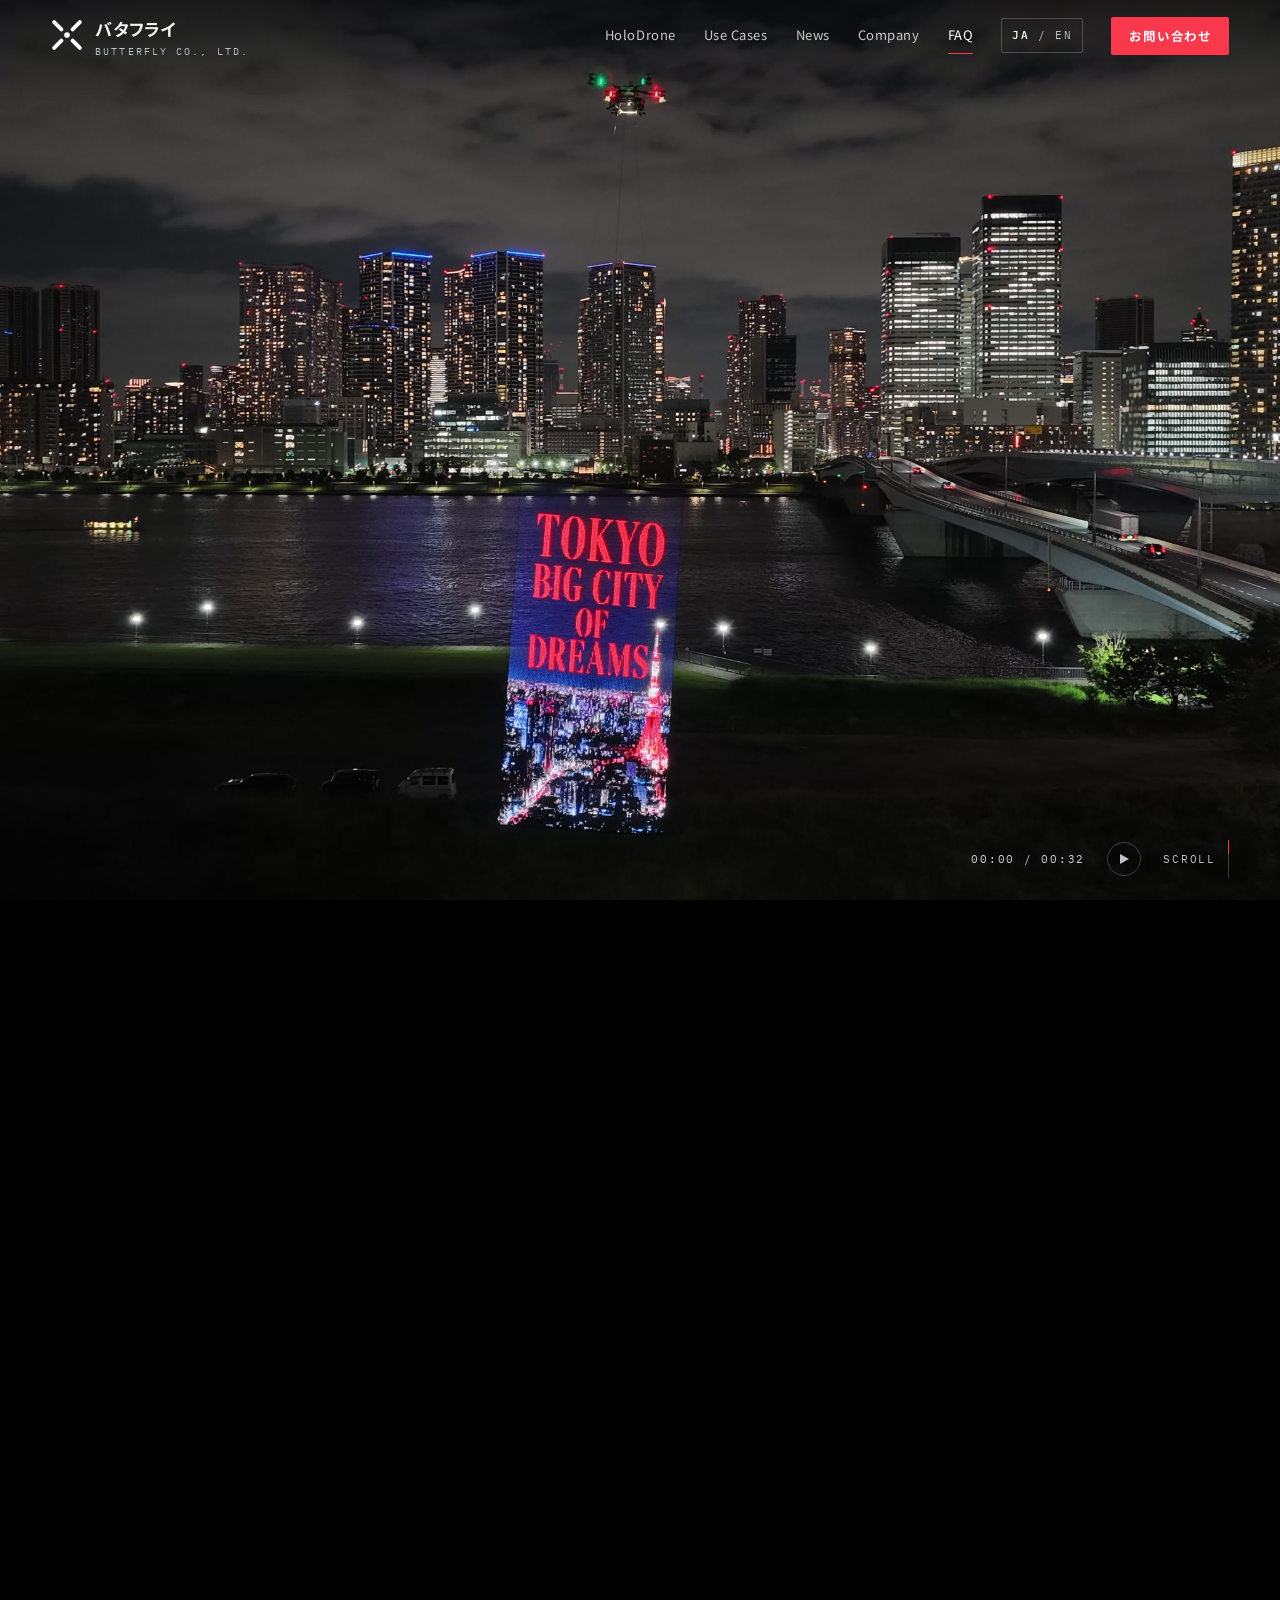
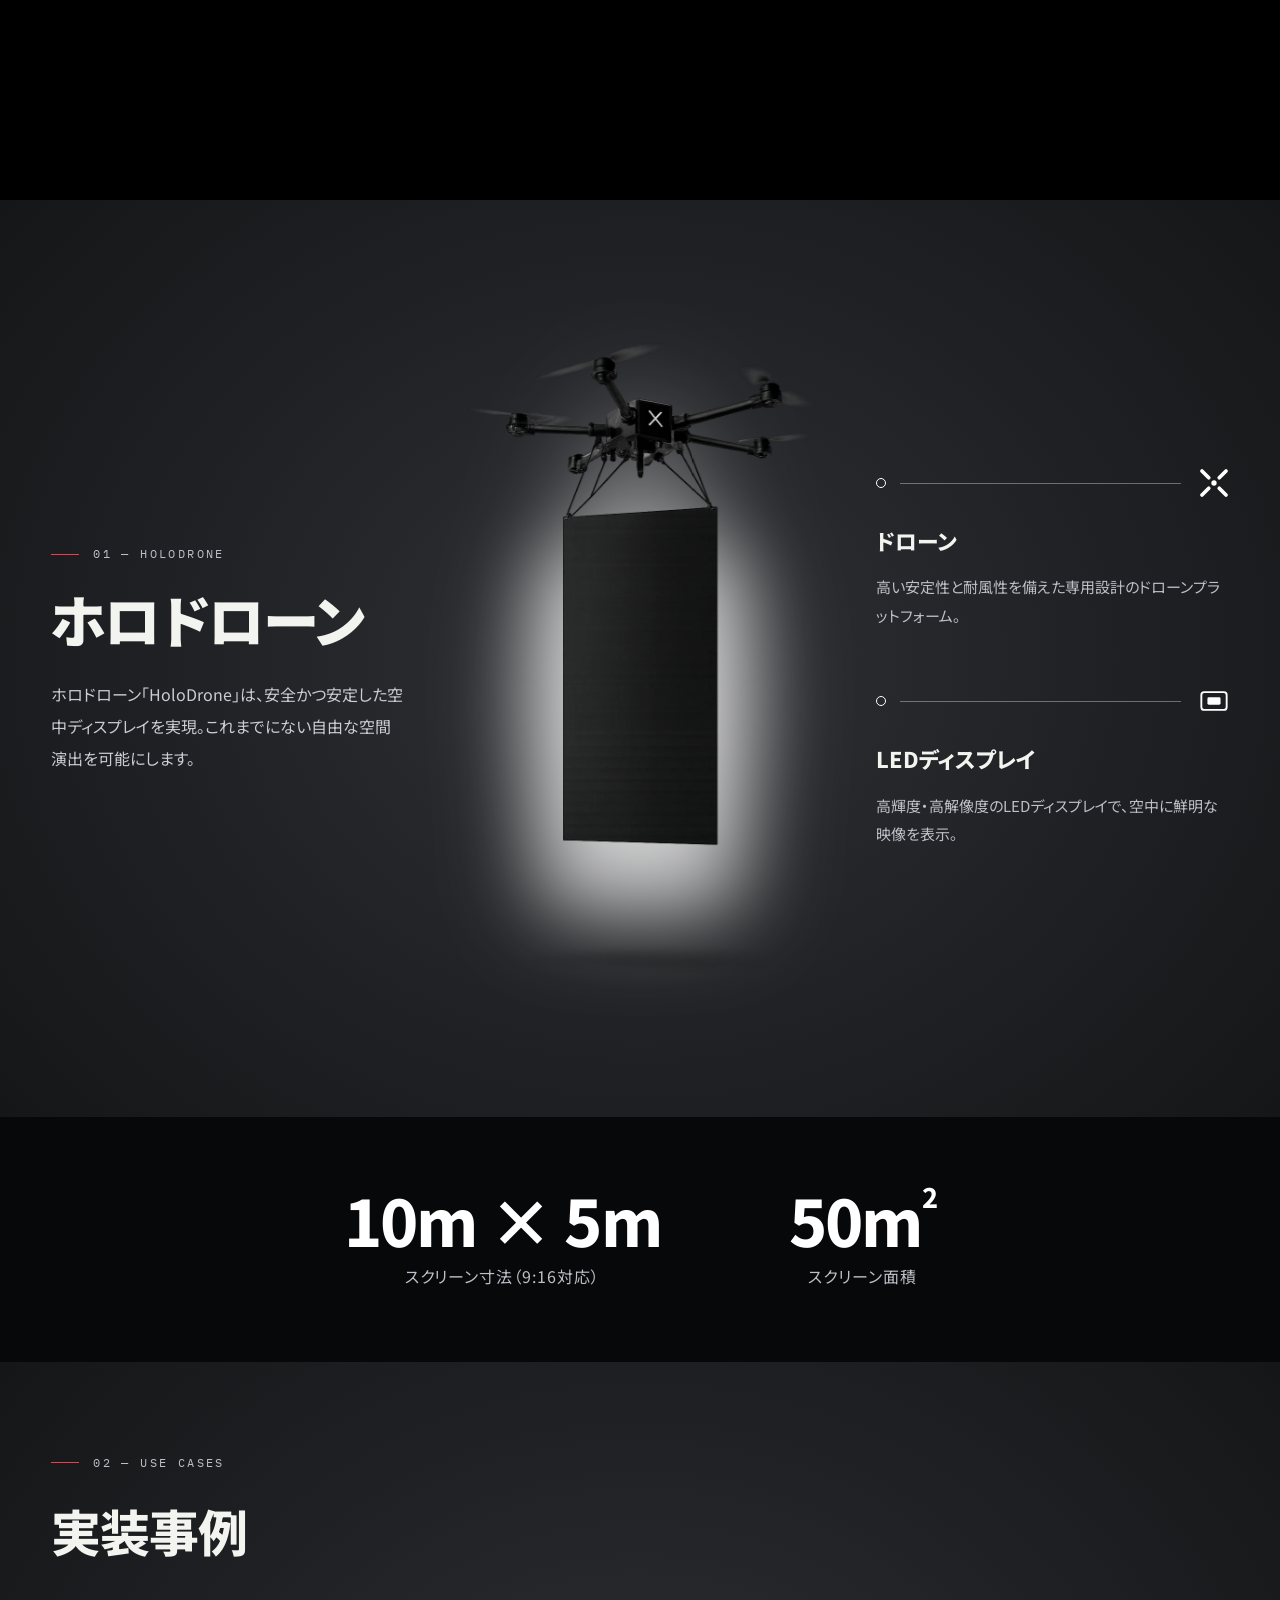
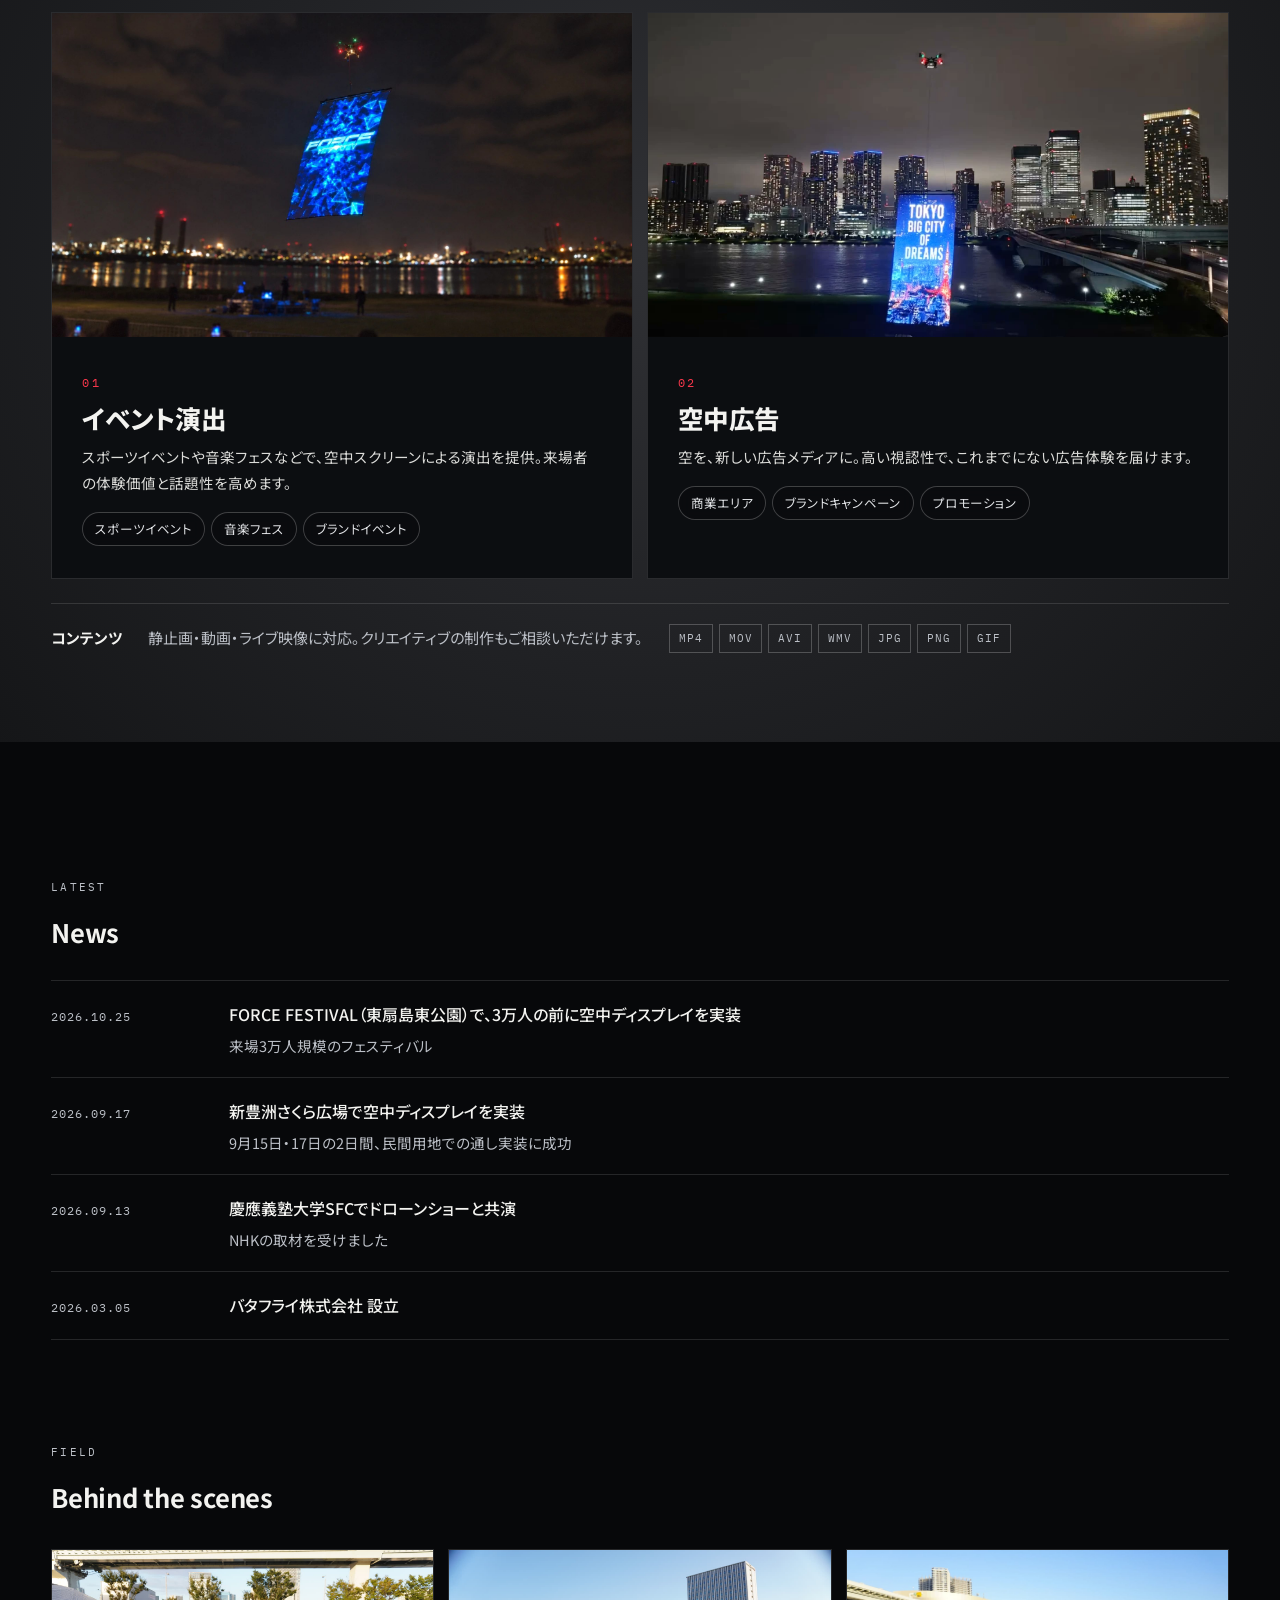
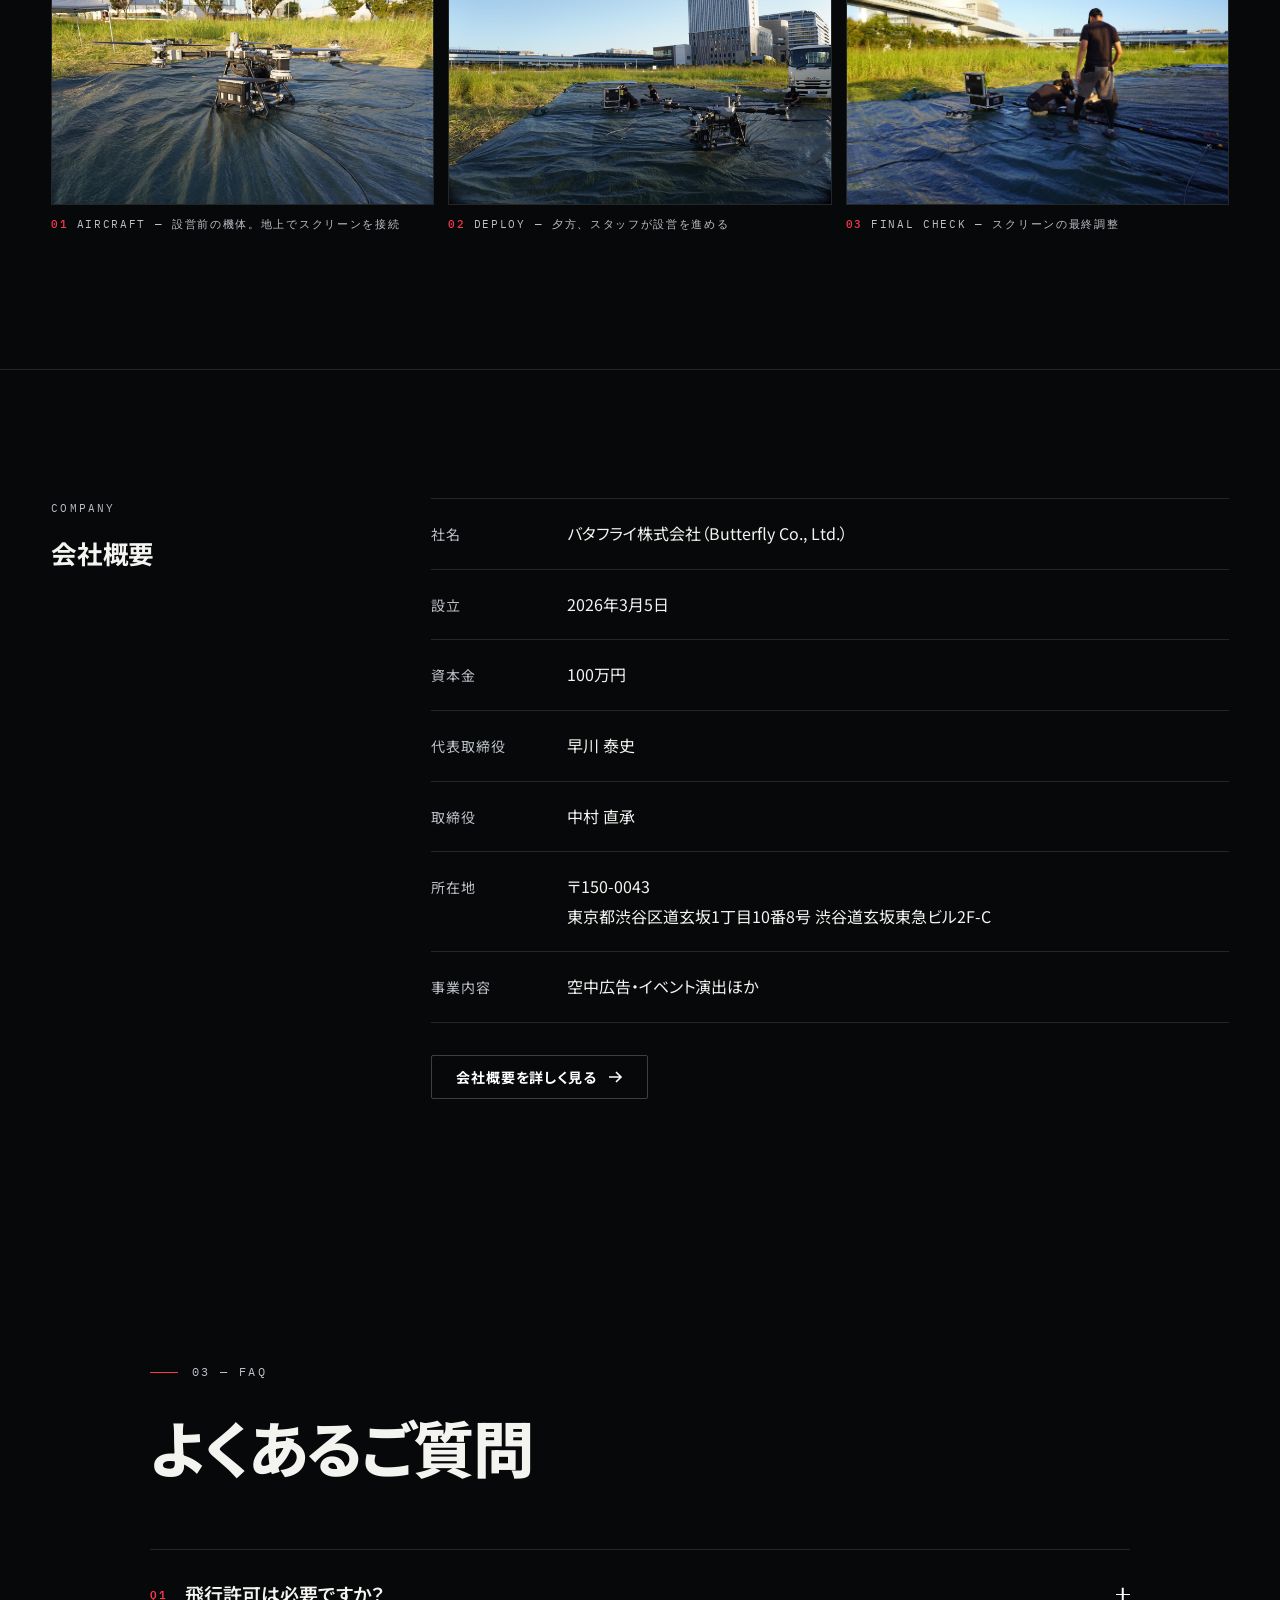
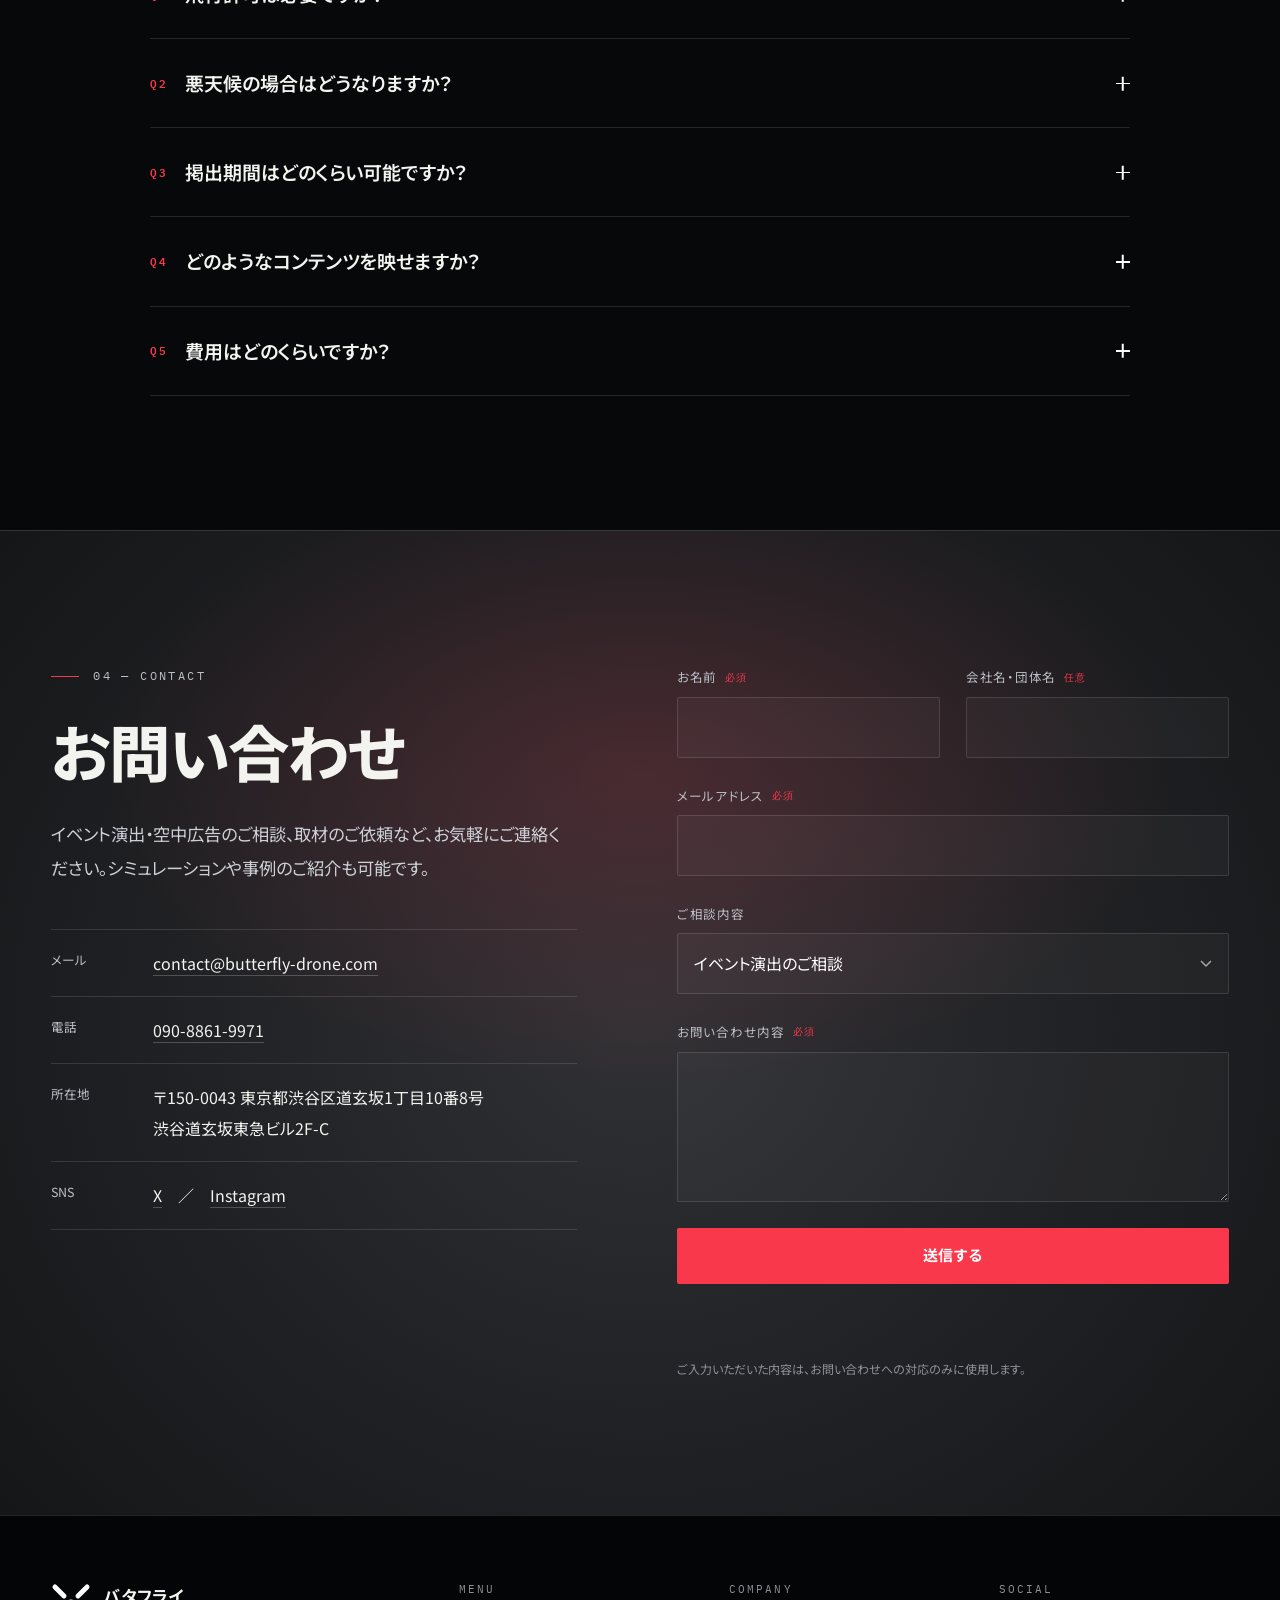
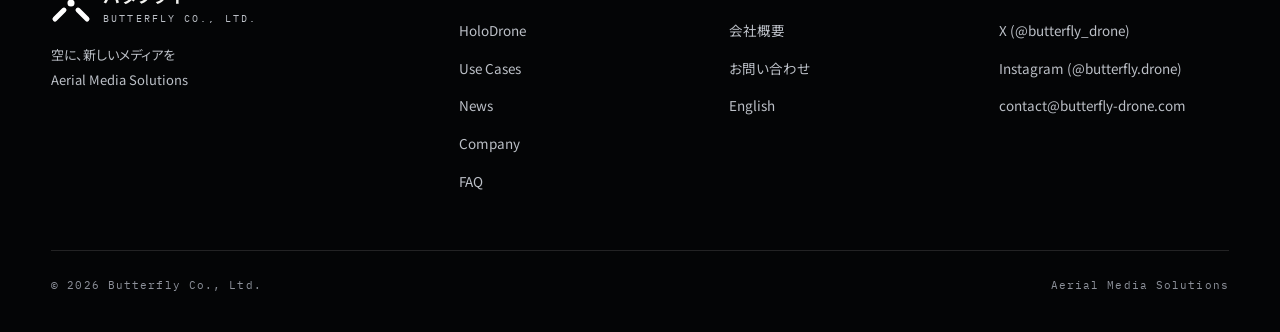
<file: index.html>
<!doctype html>
<html lang="ja">
<head>
<meta charset="utf-8">
<meta name="viewport" content="width=device-width, initial-scale=1, viewport-fit=cover">
<title>バタフライ株式会社｜空中広告・フライングディスプレイ HoloDrone（ホロドローン）</title>
<meta name="description" content="バタフライ株式会社は、ドローンで大型スクリーンを空中に掲出する空中ディスプレイ「ホロドローン」を運用する慶應義塾大学発のスタートアップ。イベント演出・空中広告のご相談はこちら。">
<meta name="theme-color" content="#07080a">
<link rel="canonical" href="https://butterfly-drone.com/">
<link rel="alternate" hreflang="ja" href="https://butterfly-drone.com/">
<link rel="alternate" hreflang="en" href="https://butterfly-drone.com/en/">
<link rel="alternate" hreflang="x-default" href="https://butterfly-drone.com/">
<meta property="og:type" content="website">
<meta property="og:site_name" content="Butterfly Co., Ltd.">
<meta property="og:title" content="バタフライ株式会社｜空中広告・フライングディスプレイ HoloDrone（ホロドローン）">
<meta property="og:description" content="バタフライ株式会社は、ドローンで大型スクリーンを空中に掲出する空中ディスプレイ「ホロドローン」を運用する慶應義塾大学発のスタートアップ。イベント演出・空中広告のご相談はこちら。">
<meta property="og:url" content="https://butterfly-drone.com/">
<meta property="og:image" content="https://butterfly-drone.com/assets/img/og.jpg?v=20261118o">
<meta name="twitter:card" content="summary_large_image">
<link rel="icon" href="assets/img/favicon.svg?v=20261118o" type="image/svg+xml">
<link rel="apple-touch-icon" href="assets/img/favicon.png?v=20261118o">
<link rel="preconnect" href="https://fonts.googleapis.com">
<link rel="preconnect" href="https://fonts.gstatic.com" crossorigin>
<link href="https://fonts.googleapis.com/css2?family=IBM+Plex+Mono:wght@400;500&family=Inter+Tight:wght@300;400;500;600;700;800;900&family=Noto+Sans+JP:wght@300;400;500;700;800;900&display=swap" rel="stylesheet">
<link rel="preload" as="image" href="assets/img/hero-poster-hq.jpg?v=20261118o">
<link rel="stylesheet" href="assets/css/style.css?v=20261118o">
<script type="application/ld+json">{"@context": "https://schema.org", "@type": "Organization", "name": "バタフライ株式会社", "alternateName": "Butterfly Co., Ltd.", "url": "https://butterfly-drone.com", "logo": "https://butterfly-drone.com/assets/img/favicon.png?v=20261118o", "description": "空中ディスプレイ「ホロドローン」を運用する慶應義塾大学発のスタートアップ。", "foundingDate": "2026-03-05", "email": "contact@butterfly-drone.com", "telephone": "+81-90-8861-9971", "address": {"@type": "PostalAddress", "postalCode": "150-0043", "addressRegion": "Tokyo", "addressLocality": "Shibuya-ku", "streetAddress": "Dogenzaka 1-10-8, Shibuya Dogenzaka Tokyu Bldg. 2F-C", "addressCountry": "JP"}, "sameAs": ["https://x.com/butterfly_drone", "https://www.instagram.com/butterfly.drone/"]}</script>
</head>
<body>
<a class="skip" href="#main">本文へ移動</a>
<div class="grain" aria-hidden="true"></div>

<header class="hdr" id="hdr">
  <a class="brand" href="./" aria-label="Butterfly Co., Ltd."><svg viewBox="200 200 486 486" aria-hidden="true"><path d="M248 248l110 110M638 248L528 358M248 638l110-110M638 638L528 528" stroke="#fff" stroke-width="60" stroke-linecap="round" fill="none"/><circle cx="443" cy="443" r="43" fill="#fff"/></svg><span><b>バタフライ</b><small>BUTTERFLY CO., LTD.</small></span></a>
  <nav class="nav" id="nav" aria-label="Main">
    <a class="lnk" href="#about">HoloDrone</a>
    <a class="lnk" href="#usecases">Use Cases</a>
    <a class="lnk" href="#works">News</a>
    <a class="lnk" href="#company">Company</a>
    <a class="lnk" href="#faq">FAQ</a>
    <a class="lang" href="en/" hreflang="en" lang="en"><b>JA</b> / EN</a>
    <a class="btn" href="#contact">お問い合わせ</a>
  </nav>
  <button class="burger" id="burger" aria-label="メニュー" aria-expanded="false" aria-controls="nav"><i></i><i></i></button>
</header>

<main id="main">
<section class="hero" id="hero" aria-label="Hero">
  <div class="hero__stage">
  <video class="hero__video" id="heroVideo" poster="assets/img/hero-poster-hq.jpg?v=20261118o" data-src="assets/video/hero-1080.mp4?v=20261118o" data-src-hq="assets/video/hero-1080-hq.mp4?v=20261118o" data-src-xl="assets/video/hero-1440-v2.mp4?v=20261118o" data-src-sm="assets/video/hero-m-1080.mp4?v=20261118o" data-src-smlite="assets/video/hero-720.mp4?v=20261118o" autoplay muted loop playsinline preload="auto" aria-hidden="true"></video>
  <div class="hero__shade"></div><div class="hero__dim"></div>
  <div class="hero__inner" id="heroInner">
    <p class="eyebrow"><em>HoloDrone</em><span class="hide-sm">Aerial Display System</span></p>
    <h1><span class="ln"><span style="--i:0">空に、</span></span><span class="ln"><span style="--i:1">新しい</span></span><span class="ln"><span style="--i:2">メディアを</span></span></h1>
    <p class="hero__lead">ドローンが吊り下げる巨大なスクリーンで、街の夜空に映像を映し出す。バタフライは、空中ディスプレイ「ホロドローン」を運用する慶應義塾大学発のスタートアップです。</p>
    <div class="hero__cta"><a class="btn" href="#contact">お問い合わせ<svg viewBox="0 0 16 16" fill="none" stroke="currentColor" stroke-width="1.6" aria-hidden="true"><path d="M2 8h12M9 3l5 5-5 5"/></svg></a><a class="btn ghost" href="#about">ホロドローンを見る</a></div>
  </div>
  <div class="hero__bar">
    <span class="tc" id="heroTC" aria-hidden="true">00:00 / 00:32</span>
    <button class="pp" id="heroPP" aria-label="Pause video"><svg class="i-pause" viewBox="0 0 12 12" fill="currentColor"><rect x="2" y="1" width="3" height="10"/><rect x="7" y="1" width="3" height="10"/></svg><svg class="i-play" viewBox="0 0 12 12" fill="currentColor"><path d="M2 1l9 5-9 5z"/></svg></button>
    <span class="scroll-cue"><span>Scroll</span><i></i></span>
  </div>
  </div>
</section>

<section class="sec holo" id="about">
  <div class="wrap holo__g">
    <div class="holo__t">
      <p class="eyebrow rv">01 — HoloDrone</p>
      <h2 class="holo__h rv" style="--d:.08s">ホロドローン</h2>
      <p class="holo__p rv" style="--d:.16s">ホロドローン「HoloDrone」は、安全かつ安定した空中ディスプレイを実現。これまでにない自由な空間演出を可能にします。</p>
    </div>
    <div class="holo__i rv" style="--d:.1s"><div class="holo__stage"><div class="holo__glow" aria-hidden="true"></div><img class="holo__drone" src="assets/img/holodrone.webp?v=20261118o" alt="Xのロゴを付けたドローンが、黒い縦型スクリーンを吊り下げている" width="794" height="1392" decoding="async"></div></div>
    <ul class="holo__c">
      <li class="rv" style="--d:0.10s"><span class="holo__ln"><i></i><u></u><svg viewBox="200 200 486 486" aria-hidden="true"><path d="M248 248l110 110M638 248L528 358M248 638l110-110M638 638L528 528" stroke="#fff" stroke-width="60" stroke-linecap="round" fill="none"/><circle cx="443" cy="443" r="43" fill="#fff"/></svg></span><h3>ドローン</h3><p>高い安定性と耐風性を備えた専用設計のドローンプラットフォーム。</p></li>
      <li class="rv" style="--d:0.22s"><span class="holo__ln"><i></i><u></u><svg viewBox="0 0 32 32" aria-hidden="true"><rect x="2.5" y="6.5" width="27" height="19" rx="3" fill="none" stroke="#fff" stroke-width="2"/><rect x="9" y="12" width="14" height="8" rx="1.5" fill="#fff"/></svg></span><h3>LEDディスプレイ</h3><p>高輝度・高解像度のLEDディスプレイで、空中に鮮明な映像を表示。</p></li>
    </ul>
  </div>
</section>

<section class="stats" aria-label="Specifications">
  <div class="wrap">
    <ul class="stats__g">
      <li class="rv" style="--d:0.0s"><b class="stats__v">10<u>m</u> × 5<u>m</u></b><span class="stats__l">スクリーン寸法（9:16対応）</span></li>
      <li class="rv" style="--d:0.1s"><b class="stats__v"><span data-count="50">50</span><u>m<sup>2</sup></u></b><span class="stats__l">スクリーン面積</span></li>
    </ul>
  </div>
</section>

<section class="sec alt" id="usecases">
  <div class="wrap">
    <p class="eyebrow rv">02 — Use Cases</p>
    <h2 class="h2 sm rv" style="--d:.08s">実装事例</h2>
    <div class="uc">
      <article class="card rv" style="--d:0.0s"><img src="assets/img/uc-force-festival-2.jpg?v=20261118o" alt="FORCE FESTIVALで、ドローンが吊り下げた縦型スクリーンに「FORCE」の文字が青く光っている" width="1672" height="941" loading="lazy" decoding="async">
        <div class="card__b"><em>01</em><h3>イベント演出</h3><p>スポーツイベントや音楽フェスなどで、空中スクリーンによる演出を提供。来場者の体験価値と話題性を高めます。</p><ul class="tags"><li>スポーツイベント</li><li>音楽フェス</li><li>ブランドイベント</li></ul></div></article>
      <article class="card rv" style="--d:0.1s"><img src="assets/img/uc-tokyo-wide.jpg?v=20261118o" alt="夜の東京湾岸で、ドローンが吊り下げた縦型スクリーンに「TOKYO BIG CITY OF DREAMS」が光っている" width="2000" height="1116" loading="lazy" decoding="async">
        <div class="card__b"><em>02</em><h3>空中広告</h3><p>空を、新しい広告メディアに。高い視認性で、これまでにない広告体験を届けます。</p><ul class="tags"><li>商業エリア</li><li>ブランドキャンペーン</li><li>プロモーション</li></ul></div></article>
    </div>
    <div class="content-line rv"><b>コンテンツ</b><span>静止画・動画・ライブ映像に対応。クリエイティブの制作もご相談いただけます。</span><ul class="fmt"><li>MP4</li><li>MOV</li><li>AVI</li><li>WMV</li><li>JPG</li><li>PNG</li><li>GIF</li></ul></div>
  </div>
</section>

<section class="sec" id="works">
  <div class="wrap">
    <div class="news">
      <h3 class="sub-h rv" style="margin-bottom:24px"><small>Latest</small>News</h3>
      <ul>
        <li class="rv"><time datetime="2026-10-25">2026.10.25</time><div><b>FORCE FESTIVAL（東扇島東公園）で、3万人の前に空中ディスプレイを実装</b><span>来場3万人規模のフェスティバル</span></div></li>
        <li class="rv"><time datetime="2026-09-17">2026.09.17</time><div><b>新豊洲さくら広場で空中ディスプレイを実装</b><span>9月15日・17日の2日間、民間用地での通し実装に成功</span></div></li>
        <li class="rv"><time datetime="2026-09-13">2026.09.13</time><div><b>慶應義塾大学SFCでドローンショーと共演</b><span>NHKの取材を受けました</span></div></li>
        <li class="rv"><time datetime="2026-03-05">2026.03.05</time><div><b>バタフライ株式会社 設立</b></div></li>
      </ul>
    </div>
    <h3 class="sub-h rv" style="margin-top:clamp(64px,8vw,120px)"><small>Field</small>Behind the scenes</h3>
    <div class="field">
      <figure class="rv" style="--d:0.00s"><img src="assets/img/field-drone.jpg?v=20261118o" alt="設営前の機体。地上でスクリーンを接続" width="1400" height="933" loading=lazy decoding=async><figcaption><b>01</b>Aircraft — 設営前の機体。地上でスクリーンを接続</figcaption></figure>
      <figure class="rv" style="--d:0.08s"><img src="assets/img/field-team-2.jpg?v=20261118o" alt="夕方、スタッフが設営を進める" width="1400" height="933" loading=lazy decoding=async><figcaption><b>02</b>Deploy — 夕方、スタッフが設営を進める</figcaption></figure>
      <figure class="rv" style="--d:0.16s"><img src="assets/img/field-final-2.jpg?v=20261118o" alt="スクリーンの最終調整" width="1600" height="1067" loading=lazy decoding=async><figcaption><b>03</b>Final check — スクリーンの最終調整</figcaption></figure>
    </div>
  </div>
</section>

<section class="sec alt" id="company" style="padding-top:clamp(80px,10vw,150px);padding-bottom:clamp(80px,10vw,150px)">
  <div class="wrap">
    <div class="company" style="margin-top:0">
      <h3 class="rv"><small>Company</small>会社概要</h3>
      <div class="rv" style="--d:.1s">
      <dl class="dl">
        <div><dt>社名</dt><dd>バタフライ株式会社（Butterfly Co., Ltd.）</dd></div>
        <div><dt>設立</dt><dd>2026年3月5日</dd></div>
        <div><dt>資本金</dt><dd>100万円</dd></div>
        <div><dt>代表取締役</dt><dd>早川 泰史</dd></div>
        <div><dt>取締役</dt><dd>中村 直承</dd></div>
        <div><dt>所在地</dt><dd>〒150-0043<br>東京都渋谷区道玄坂1丁目10番8号 渋谷道玄坂東急ビル2F-C</dd></div>
        <div><dt>事業内容</dt><dd>空中広告・イベント演出ほか</dd></div>
      </dl>
      <p class="company__more"><a class="btn ghost" href="company/">会社概要を詳しく見る<svg viewBox="0 0 16 16" fill="none" stroke="currentColor" stroke-width="1.6" aria-hidden="true"><path d="M2 8h12M9 3l5 5-5 5"/></svg></a></p>
      </div>
    </div>
  </div>
</section>

<section class="sec" id="faq">
  <div class="wrap" style="max-width:980px">
    <p class="eyebrow rv">03 — FAQ</p>
    <h2 class="h2 rv" style="--d:.08s">よくあるご質問</h2>
    <div class="faq rv">
      <details><summary><em>Q1</em>飛行許可は必要ですか？<i></i></summary><div class="a">はい。国土交通省への申請が必要です。バタフライでは申請の代行も承ります。</div></details>
      <details><summary><em>Q2</em>悪天候の場合はどうなりますか？<i></i></summary><div class="a">強風・雨天時は安全のため飛行を中止します。気象センサーでリアルタイムに状況を確認しながら運用します。</div></details>
      <details><summary><em>Q3</em>掲出期間はどのくらい可能ですか？<i></i></summary><div class="a">1日限りのイベントから、期間を設けたキャンペーンまで、ご相談に応じて計画します。</div></details>
      <details><summary><em>Q4</em>どのようなコンテンツを映せますか？<i></i></summary><div class="a">静止画・動画・ライブ映像に対応しています。コンテンツ制作もご相談ください。</div></details>
      <details><summary><em>Q5</em>費用はどのくらいですか？<i></i></summary><div class="a">規模・期間・会場により異なります。まずはご要望をお聞かせください。</div></details>
    </div>
  </div>
</section>

<section class="sec contact" id="contact">
  <div class="wrap contact__g">
    <div>
      <p class="eyebrow rv">04 — Contact</p>
      <h2 class="h2 rv" style="--d:.08s">お問い合わせ</h2>
      <p class="lede rv" style="--d:.14s">イベント演出・空中広告のご相談、取材のご依頼など、お気軽にご連絡ください。シミュレーションや事例のご紹介も可能です。</p>
      <dl class="cinfo rv" style="--d:.2s">
        <div><dt>メール</dt><dd><a href="mailto:contact@butterfly-drone.com">contact@butterfly-drone.com</a></dd></div>
        <div><dt>電話</dt><dd><a href="tel:+819088619971">090-8861-9971</a></dd></div>
        <div><dt>所在地</dt><dd>〒150-0043 東京都渋谷区道玄坂1丁目10番8号<br>渋谷道玄坂東急ビル2F-C</dd></div>
        <div><dt>SNS</dt><dd><a href="https://x.com/butterfly_drone" rel="noopener" target="_blank">X</a>　／　<a href="https://www.instagram.com/butterfly.drone/" rel="noopener" target="_blank">Instagram</a></dd></div>
      </dl>
    </div>
    <form class="form rv" id="contactForm" name="contact" method="POST" action="mailto:contact@butterfly-drone.com" enctype="text/plain" data-endpoint="https://formsubmit.co/ajax/contact@butterfly-drone.com" novalidate style="--d:.15s">
      <p class="hp" aria-hidden="true"><label>Don't fill this out <input name="bot-field" tabindex="-1" autocomplete="off"></label></p>
      <div class="two">
        <div class="fld"><label for="f-name">お名前 <i>必須</i></label><input id="f-name" name="name" type="text" autocomplete="name" required></div>
        <div class="fld"><label for="f-company">会社名・団体名 <i>任意</i></label><input id="f-company" name="company" type="text" autocomplete="organization"></div>
      </div>
      <div class="fld"><label for="f-email">メールアドレス <i>必須</i></label><input id="f-email" name="email" type="email" autocomplete="email" inputmode="email" required></div>
      <div class="fld"><label for="f-type">ご相談内容</label><select id="f-type" name="type"><option>イベント演出のご相談</option><option>空中広告のご相談</option><option>取材・メディアのご依頼</option><option>その他</option></select></div>
      <div class="fld"><label for="f-msg">お問い合わせ内容 <i>必須</i></label><textarea id="f-msg" name="message" required></textarea></div>
      <button class="btn" type="submit">送信する</button>
      <p class="status" id="formStatus" role="status" aria-live="polite"></p>
      <p class="pri">ご入力いただいた内容は、お問い合わせへの対応のみに使用します。</p>
    </form>
  </div>
</section>
</main>

<footer class="ftr">
  <div class="wrap">
    <div class="ftr__g">
      <div><a class="brand" href="./"><svg viewBox="200 200 486 486" aria-hidden="true"><path d="M248 248l110 110M638 248L528 358M248 638l110-110M638 638L528 528" stroke="#fff" stroke-width="60" stroke-linecap="round" fill="none"/><circle cx="443" cy="443" r="43" fill="#fff"/></svg><span><b>バタフライ</b><small>BUTTERFLY CO., LTD.</small></span></a><p class="tag">空に、新しいメディアを<br>Aerial Media Solutions</p></div>
      <div><h5>Menu</h5><ul><li><a href="#about">HoloDrone</a></li><li><a href="#usecases">Use Cases</a></li><li><a href="#works">News</a></li><li><a href="#company">Company</a></li><li><a href="#faq">FAQ</a></li></ul></div>
      <div><h5>Company</h5><ul><li><a href="#company">会社概要</a></li><li><a href="#contact">お問い合わせ</a></li><li><a href="en/">English</a></li></ul></div>
      <div><h5>Social</h5><ul><li><a href="https://x.com/butterfly_drone" target="_blank" rel="noopener">X (@butterfly_drone)</a></li><li><a href="https://www.instagram.com/butterfly.drone/" target="_blank" rel="noopener">Instagram (@butterfly.drone)</a></li><li><a href="mailto:contact@butterfly-drone.com">contact@butterfly-drone.com</a></li></ul></div>
    </div>
    <div class="copy"><span>© 2026 Butterfly Co., Ltd.</span><span>Aerial Media Solutions</span></div>
  </div>
</footer>

<button class="to-top" id="toTop" aria-label="ページの先頭へ"><svg viewBox="0 0 14 14" fill="none" stroke="currentColor" stroke-width="1.6"><path d="M7 13V2M2 6l5-5 5 5"/></svg></button>
<script src="assets/js/main.js?v=20261118o" defer></script>
</body>
</html>
</file>
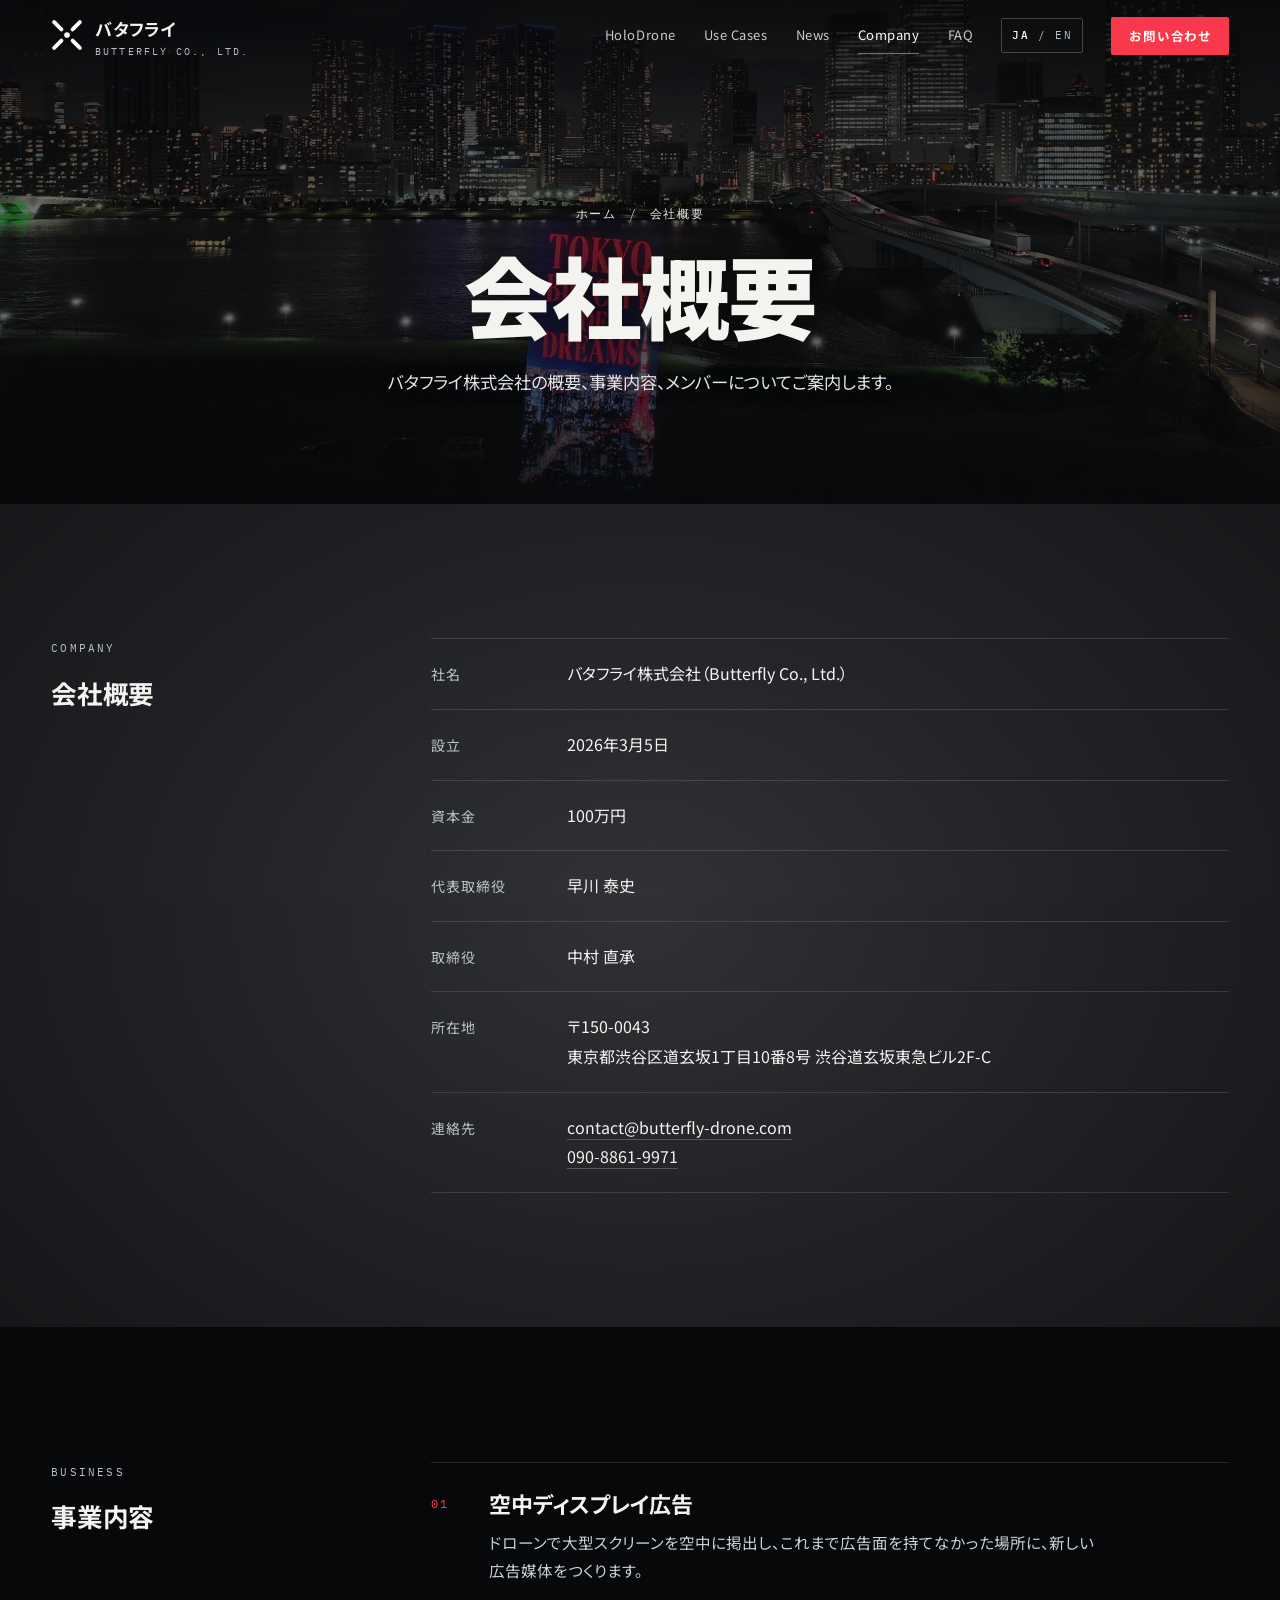
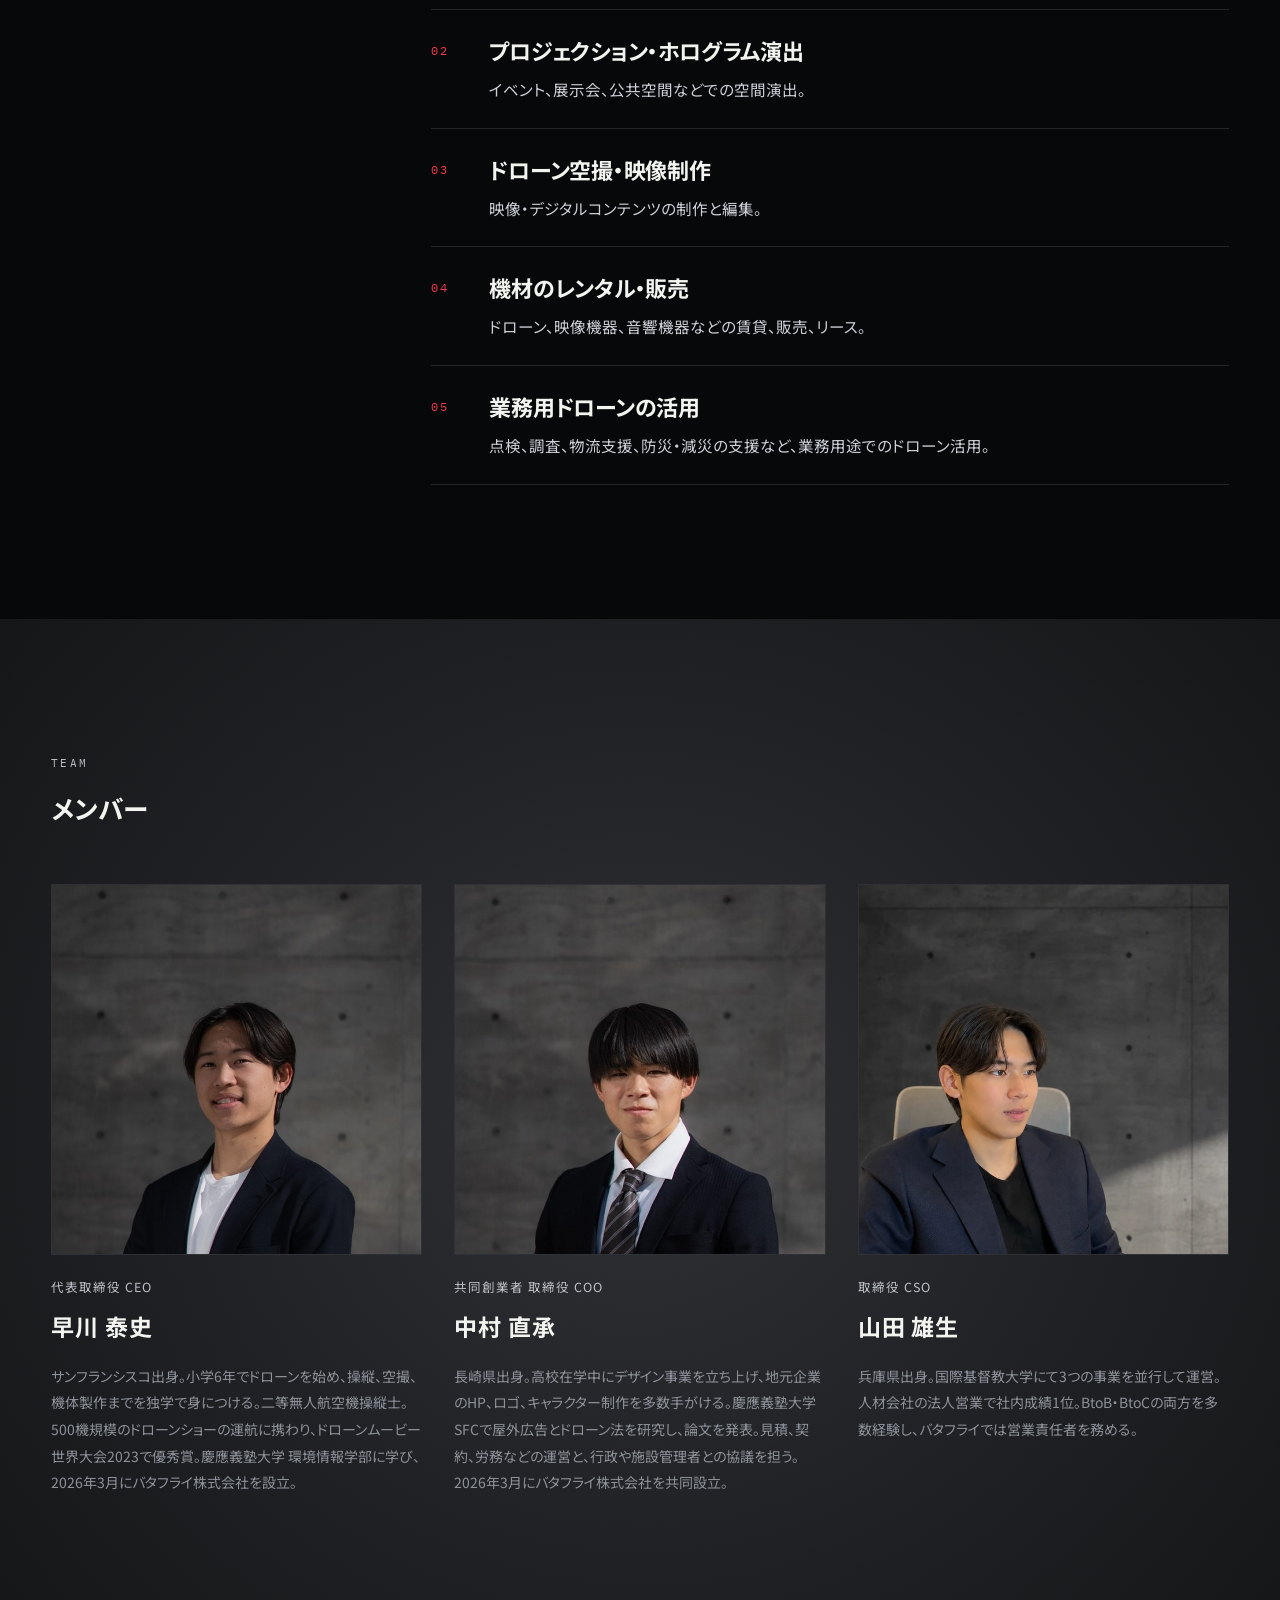
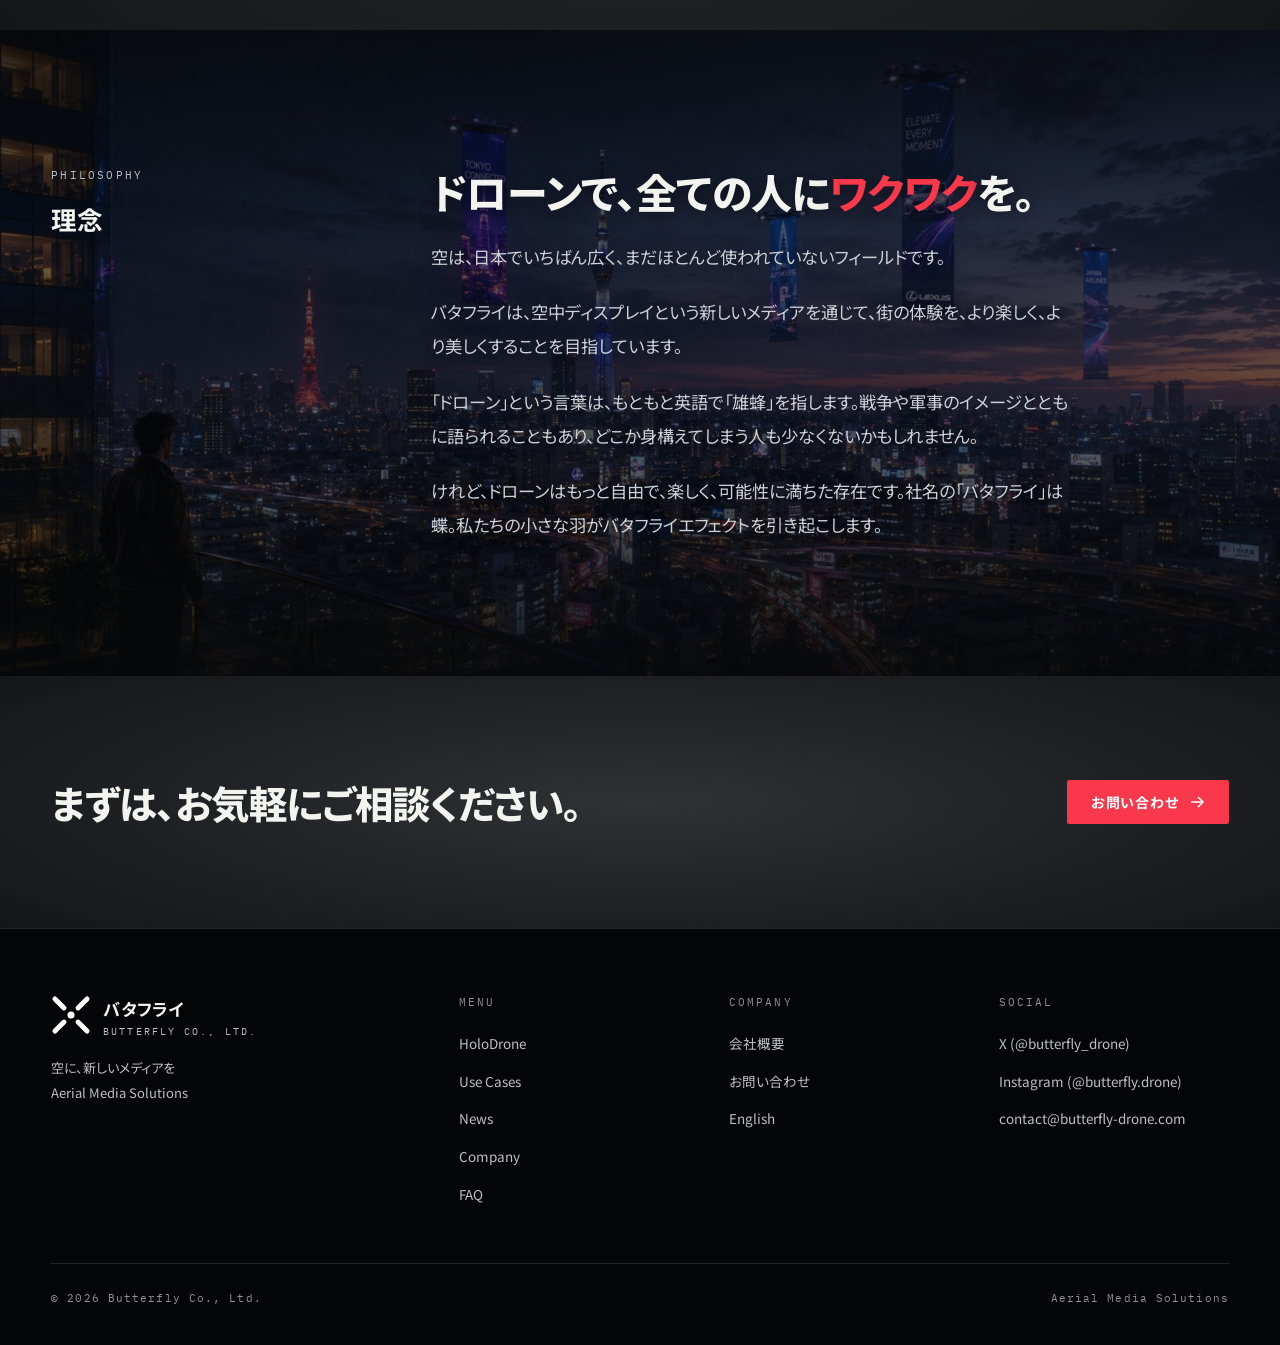
<file: company/index.html>
<!doctype html>
<html lang="ja">
<head>
<meta charset="utf-8">
<meta name="viewport" content="width=device-width, initial-scale=1, viewport-fit=cover">
<title>会社概要｜バタフライ株式会社</title>
<meta name="description" content="バタフライ株式会社の会社概要。社名、設立、資本金、代表者、所在地、連絡先、事業内容、メンバー、理念をご案内します。">
<meta name="theme-color" content="#07080a">
<link rel="canonical" href="https://butterfly-drone.com/company/">
<link rel="alternate" hreflang="ja" href="https://butterfly-drone.com/company/">
<link rel="alternate" hreflang="en" href="https://butterfly-drone.com/en/company/">
<link rel="alternate" hreflang="x-default" href="https://butterfly-drone.com/company/">
<meta property="og:type" content="website">
<meta property="og:site_name" content="Butterfly Co., Ltd.">
<meta property="og:title" content="会社概要｜バタフライ株式会社">
<meta property="og:description" content="バタフライ株式会社の会社概要。社名、設立、資本金、代表者、所在地、連絡先、事業内容、メンバー、理念をご案内します。">
<meta property="og:url" content="https://butterfly-drone.com/company/">
<meta property="og:image" content="https://butterfly-drone.com/assets/img/og.jpg?v=20261118o">
<meta name="twitter:card" content="summary_large_image">
<link rel="icon" href="../assets/img/favicon.svg?v=20261118o" type="image/svg+xml">
<link rel="apple-touch-icon" href="../assets/img/favicon.png?v=20261118o">
<link rel="preconnect" href="https://fonts.googleapis.com">
<link rel="preconnect" href="https://fonts.gstatic.com" crossorigin>
<link href="https://fonts.googleapis.com/css2?family=IBM+Plex+Mono:wght@400;500&family=Inter+Tight:wght@300;400;500;600;700;800;900&family=Noto+Sans+JP:wght@300;400;500;700;800;900&display=swap" rel="stylesheet">
<link rel="stylesheet" href="../assets/css/style.css?v=20261118o">
</head>
<body class="subpage">
<a class="skip" href="#main">本文へ移動</a>
<div class="grain" aria-hidden="true"></div>

<header class="hdr is-solid" id="hdr">
  <a class="brand" href="../" aria-label="Butterfly Co., Ltd."><svg viewBox="200 200 486 486" aria-hidden="true"><path d="M248 248l110 110M638 248L528 358M248 638l110-110M638 638L528 528" stroke="#fff" stroke-width="60" stroke-linecap="round" fill="none"/><circle cx="443" cy="443" r="43" fill="#fff"/></svg><span><b>バタフライ</b><small>BUTTERFLY CO., LTD.</small></span></a>
  <nav class="nav" id="nav" aria-label="Main">
    <a class="lnk" href="../#about">HoloDrone</a>
    <a class="lnk" href="../#usecases">Use Cases</a>
    <a class="lnk" href="../#works">News</a>
    <a class="lnk on" href="../#company">Company</a>
    <a class="lnk" href="../#faq">FAQ</a>
    <a class="lang" href="../en/company/" hreflang="en" lang="en"><b>JA</b> / EN</a>
    <a class="btn" href="../#contact">お問い合わせ</a>
  </nav>
  <button class="burger" id="burger" aria-label="メニュー" aria-expanded="false" aria-controls="nav"><i></i><i></i></button>
</header>

<main id="main">
<section class="sec pagehead">
  <video class="pagehead__video" id="heroVideo" poster="../assets/img/hero-poster-hq.jpg?v=20261118o" data-src="../assets/video/hero-1080.mp4?v=20261118o" data-src-hq="../assets/video/hero-1080.mp4?v=20261118o" data-src-xl="../assets/video/hero-1080.mp4?v=20261118o" data-src-sm="../assets/video/hero-720.mp4?v=20261118o" autoplay muted loop playsinline preload="auto" aria-hidden="true"></video>
  <div class="wrap">
    <p class="crumb"><a href="../">ホーム</a><span>/</span>会社概要</p>
    <h1 class="pagehead__h rv">会社概要</h1>
    <p class="lede rv" style="--d:.1s">バタフライ株式会社の概要、事業内容、メンバーについてご案内します。</p>
  </div>
</section>

<section class="sec alt" id="overview">
  <div class="wrap">
    <div class="company" style="margin-top:0">
      <h2 class="sub-h rv"><small>Company</small>会社概要</h2>
      <dl class="dl rv" style="--d:.1s">
        <div><dt>社名</dt><dd>バタフライ株式会社（Butterfly Co., Ltd.）</dd></div>
        <div><dt>設立</dt><dd>2026年3月5日</dd></div>
        <div><dt>資本金</dt><dd>100万円</dd></div>
        <div><dt>代表取締役</dt><dd>早川 泰史</dd></div>
        <div><dt>取締役</dt><dd>中村 直承</dd></div>
        <div><dt>所在地</dt><dd>〒150-0043<br>東京都渋谷区道玄坂1丁目10番8号 渋谷道玄坂東急ビル2F-C</dd></div>
        <div><dt>連絡先</dt><dd><a href="mailto:contact@butterfly-drone.com">contact@butterfly-drone.com</a><br><a href="tel:+819088619971">090-8861-9971</a></dd></div>
      </dl>
    </div>
  </div>
</section>

<section class="sec" id="business">
  <div class="wrap">
    <div class="company" style="margin-top:0">
      <h2 class="sub-h rv"><small>Business</small>事業内容</h2>
      <ol class="biz rv" style="--d:.1s">
        <li><em>01</em><div><h3>空中ディスプレイ広告</h3><p>ドローンで大型スクリーンを空中に掲出し、これまで広告面を持てなかった場所に、新しい広告媒体をつくります。</p></div></li>
        <li><em>02</em><div><h3>プロジェクション・ホログラム演出</h3><p>イベント、展示会、公共空間などでの空間演出。</p></div></li>
        <li><em>03</em><div><h3>ドローン空撮・映像制作</h3><p>映像・デジタルコンテンツの制作と編集。</p></div></li>
        <li><em>04</em><div><h3>機材のレンタル・販売</h3><p>ドローン、映像機器、音響機器などの賃貸、販売、リース。</p></div></li>
        <li><em>05</em><div><h3>業務用ドローンの活用</h3><p>点検、調査、物流支援、防災・減災の支援など、業務用途でのドローン活用。</p></div></li>
      </ol>
    </div>
  </div>
</section>

<section class="sec alt" id="members">
  <div class="wrap">
    <div class="company" style="margin-top:0">
      <h2 class="sub-h rv"><small>Team</small>メンバー</h2>
      <ul class="mem rv" style="--d:.1s">
        <li class="mem__c"><div class="mem__i"><img src="../assets/img/member-hayakawa-v4.jpg?v=20261118o" alt="早川 泰史" width="640" height="640" loading="lazy" decoding="async"></div><div class="mem__t"><small>代表取締役 CEO</small><b>早川 泰史</b><p>サンフランシスコ出身。小学6年でドローンを始め、操縦、空撮、機体製作までを独学で身につける。二等無人航空機操縦士。500機規模のドローンショーの運航に携わり、ドローンムービー世界大会2023で優秀賞。慶應義塾大学 環境情報学部に学び、2026年3月にバタフライ株式会社を設立。</p></div></li>
        <li class="mem__c"><div class="mem__i"><img src="../assets/img/member-nakamura-v3.jpg?v=20261118o" alt="中村 直承" width="640" height="640" loading="lazy" decoding="async"></div><div class="mem__t"><small>共同創業者 取締役 COO</small><b>中村 直承</b><p>長崎県出身。高校在学中にデザイン事業を立ち上げ、地元企業のHP、ロゴ、キャラクター制作を多数手がける。慶應義塾大学 SFCで屋外広告とドローン法を研究し、論文を発表。見積、契約、労務などの運営と、行政や施設管理者との協議を担う。2026年3月にバタフライ株式会社を共同設立。</p></div></li>
        <li class="mem__c"><div class="mem__i"><img src="../assets/img/member-yamada-v3.jpg?v=20261118o" alt="山田 雄生" width="640" height="640" loading="lazy" decoding="async"></div><div class="mem__t"><small>取締役 CSO</small><b>山田 雄生</b><p>兵庫県出身。国際基督教大学にて3つの事業を並行して運営。人材会社の法人営業で社内成績1位。BtoB・BtoCの両方を多数経験し、バタフライでは営業責任者を務める。</p></div></li>
      </ul>
    </div>
  </div>
</section>

<section class="sec phil-sec" id="philosophy">
  <img class="phil-sec__bg" src="../assets/img/phil-bg.jpg?v=20261118o" alt="" width="2000" height="1125" loading="lazy" decoding="async" aria-hidden="true">
  <div class="wrap">
    <div class="company" style="margin-top:0">
      <h2 class="sub-h rv"><small>Philosophy</small>理念</h2>
      <div class="phil rv" style="--d:.1s">
        <p class="phil__h">ドローンで、全ての人に<span class="r">ワクワク</span>を。</p>
        <p class="lede">空は、日本でいちばん広く、まだほとんど使われていないフィールドです。</p>
        <p class="lede">バタフライは、空中ディスプレイという新しいメディアを通じて、街の体験を、より楽しく、より美しくすることを目指しています。</p>
        <p class="lede">「ドローン」という言葉は、もともと英語で「雄蜂」を指します。戦争や軍事のイメージとともに語られることもあり、どこか身構えてしまう人も少なくないかもしれません。</p>
        <p class="lede">けれど、ドローンはもっと自由で、楽しく、可能性に満ちた存在です。社名の「バタフライ」は蝶。私たちの小さな羽がバタフライエフェクトを引き起こします。</p>
      </div>
    </div>
  </div>
</section>

<section class="sec alt cta">
  <div class="wrap cta__w">
    <h2 class="rv">まずは、お気軽にご相談ください。</h2>
    <a class="btn rv" style="--d:.1s" href="../#contact">お問い合わせ<svg viewBox="0 0 16 16" fill="none" stroke="currentColor" stroke-width="1.6" aria-hidden="true"><path d="M2 8h12M9 3l5 5-5 5"/></svg></a>
  </div>
</section>
</main>

<footer class="ftr">
  <div class="wrap">
    <div class="ftr__g">
      <div><a class="brand" href="../"><svg viewBox="200 200 486 486" aria-hidden="true"><path d="M248 248l110 110M638 248L528 358M248 638l110-110M638 638L528 528" stroke="#fff" stroke-width="60" stroke-linecap="round" fill="none"/><circle cx="443" cy="443" r="43" fill="#fff"/></svg><span><b>バタフライ</b><small>BUTTERFLY CO., LTD.</small></span></a><p class="tag">空に、新しいメディアを<br>Aerial Media Solutions</p></div>
      <div><h5>Menu</h5><ul><li><a href="../#about">HoloDrone</a></li><li><a href="../#usecases">Use Cases</a></li><li><a href="../#works">News</a></li><li><a href="../#company">Company</a></li><li><a href="../#faq">FAQ</a></li></ul></div>
      <div><h5>Company</h5><ul><li><a href="./">会社概要</a></li><li><a href="../#contact">お問い合わせ</a></li><li><a href="../en/company/">English</a></li></ul></div>
      <div><h5>Social</h5><ul><li><a href="https://x.com/butterfly_drone" target="_blank" rel="noopener">X (@butterfly_drone)</a></li><li><a href="https://www.instagram.com/butterfly.drone/" target="_blank" rel="noopener">Instagram (@butterfly.drone)</a></li><li><a href="mailto:contact@butterfly-drone.com">contact@butterfly-drone.com</a></li></ul></div>
    </div>
    <div class="copy"><span>© 2026 Butterfly Co., Ltd.</span><span>Aerial Media Solutions</span></div>
  </div>
</footer>

<button class="to-top" id="toTop" aria-label="ページの先頭へ"><svg viewBox="0 0 14 14" fill="none" stroke="currentColor" stroke-width="1.6"><path d="M7 13V2M2 6l5-5 5 5"/></svg></button>
<script src="../assets/js/main.js?v=20261118o" defer></script>
</body>
</html>
</file>
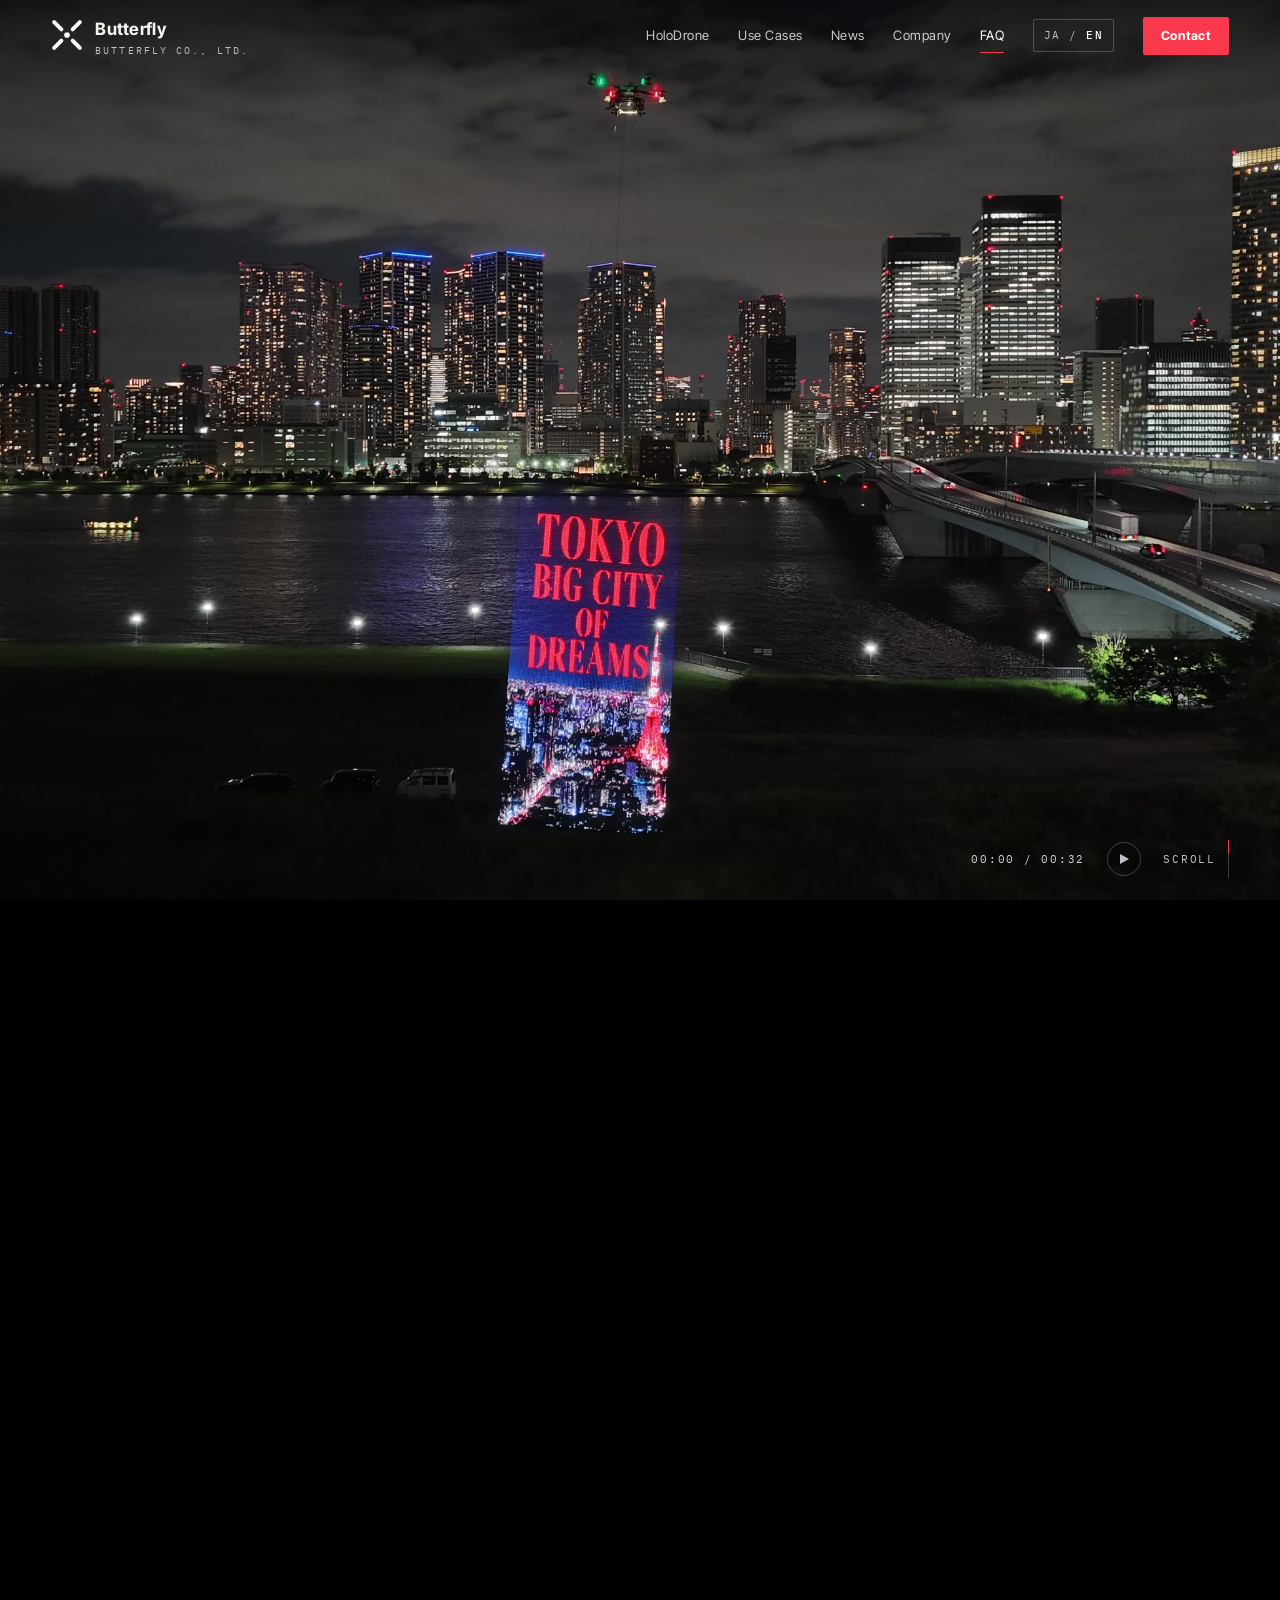
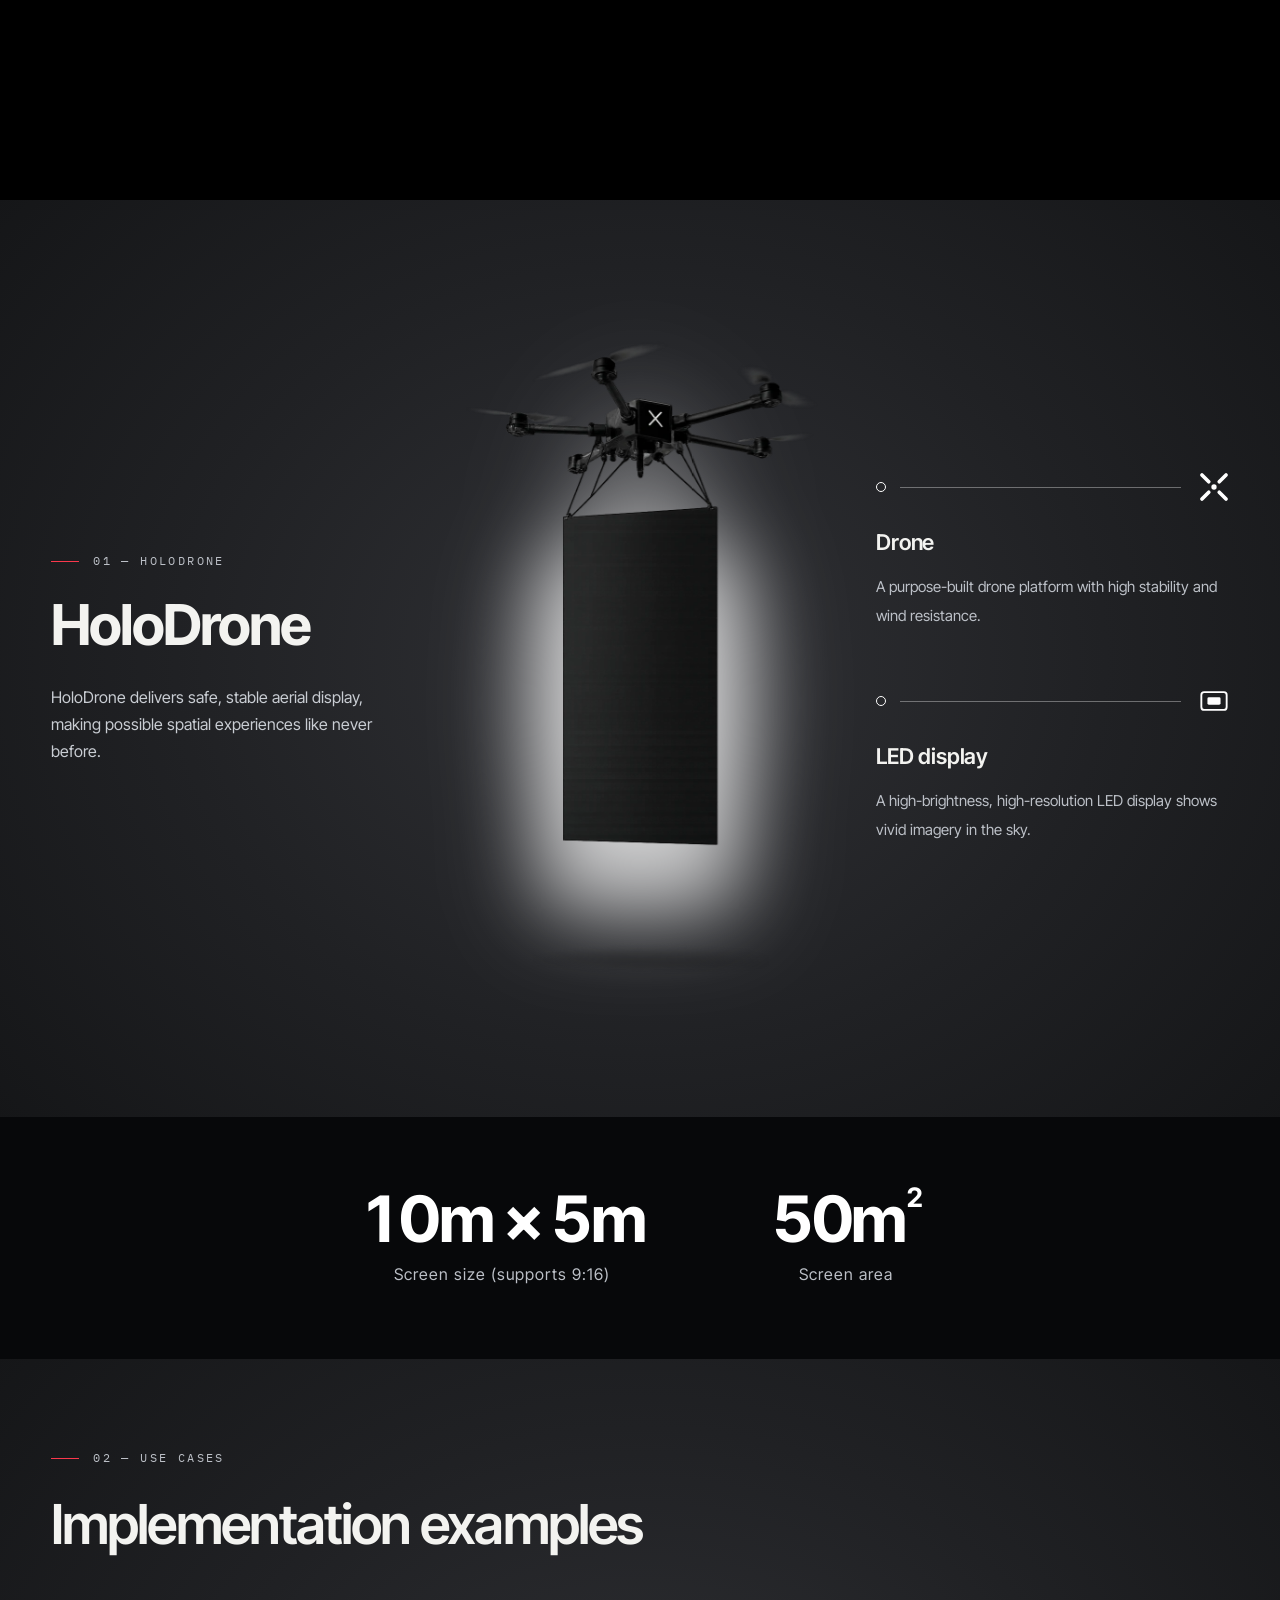
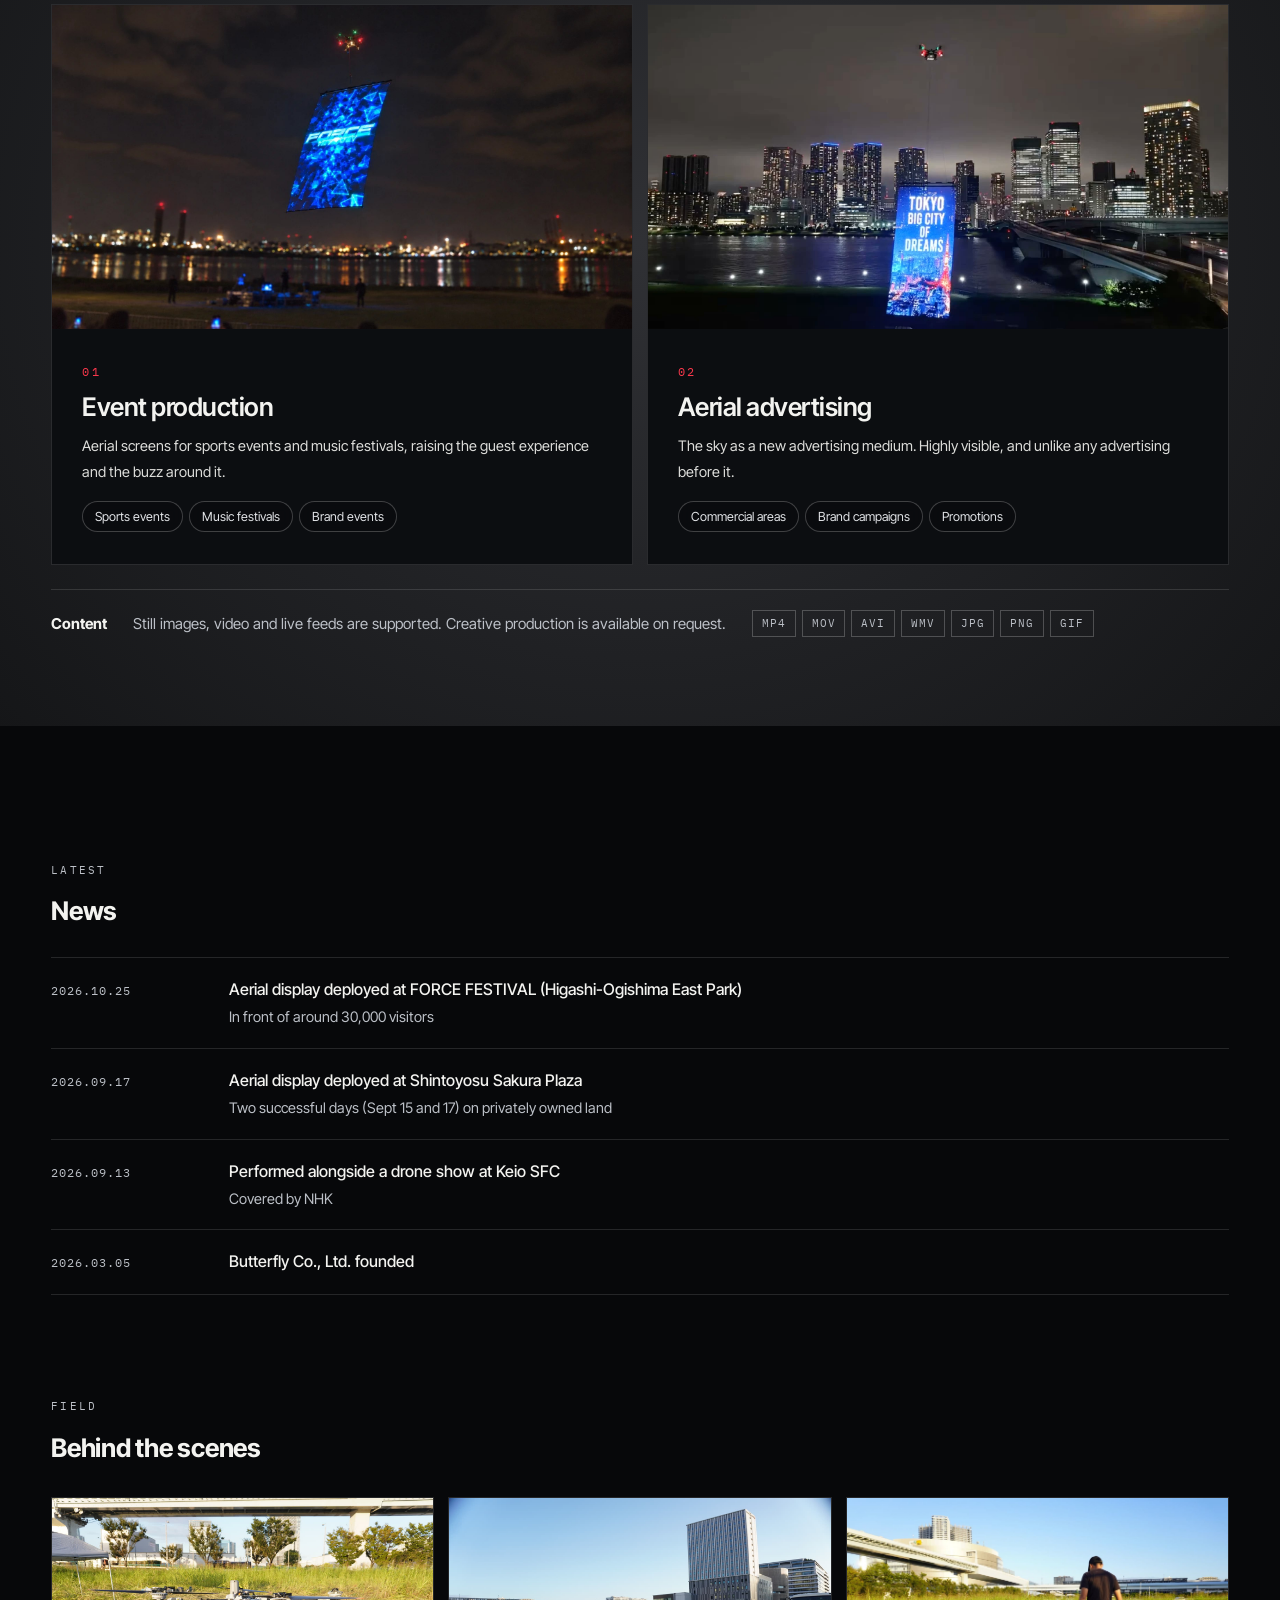
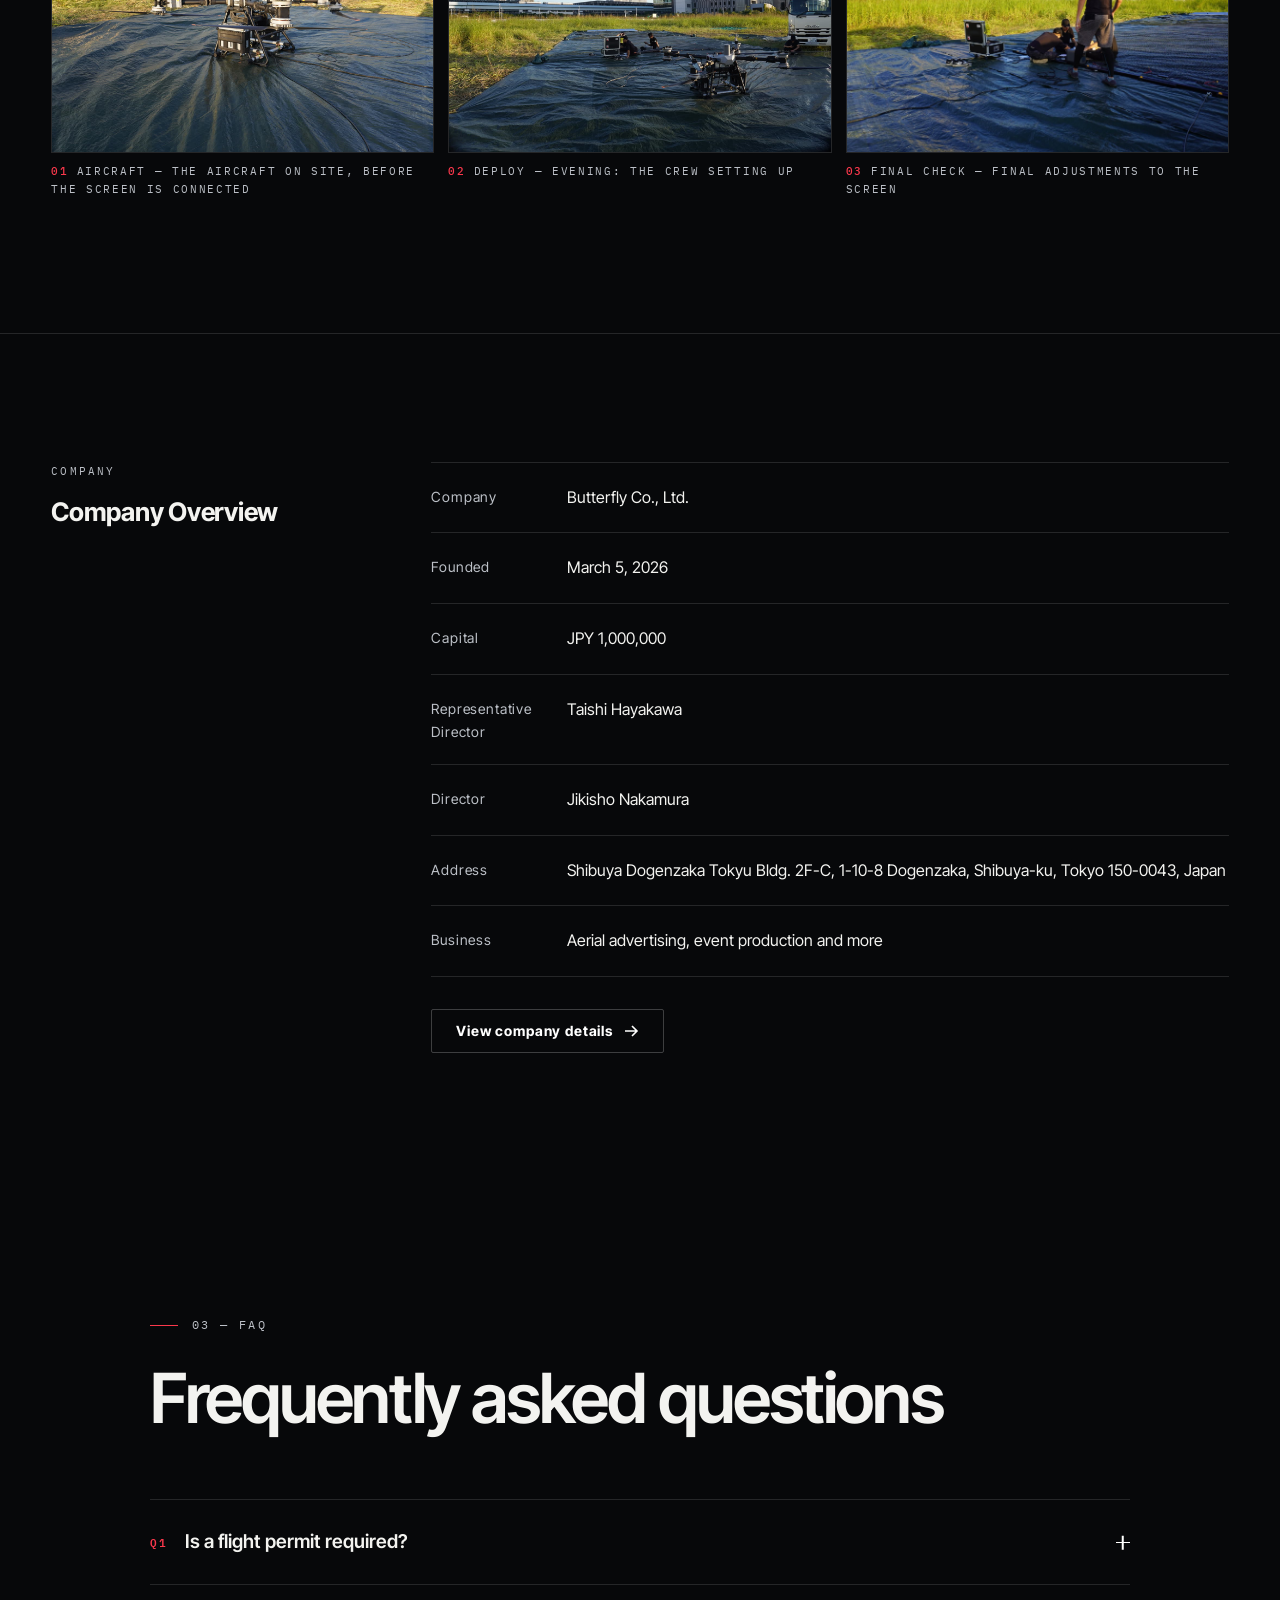
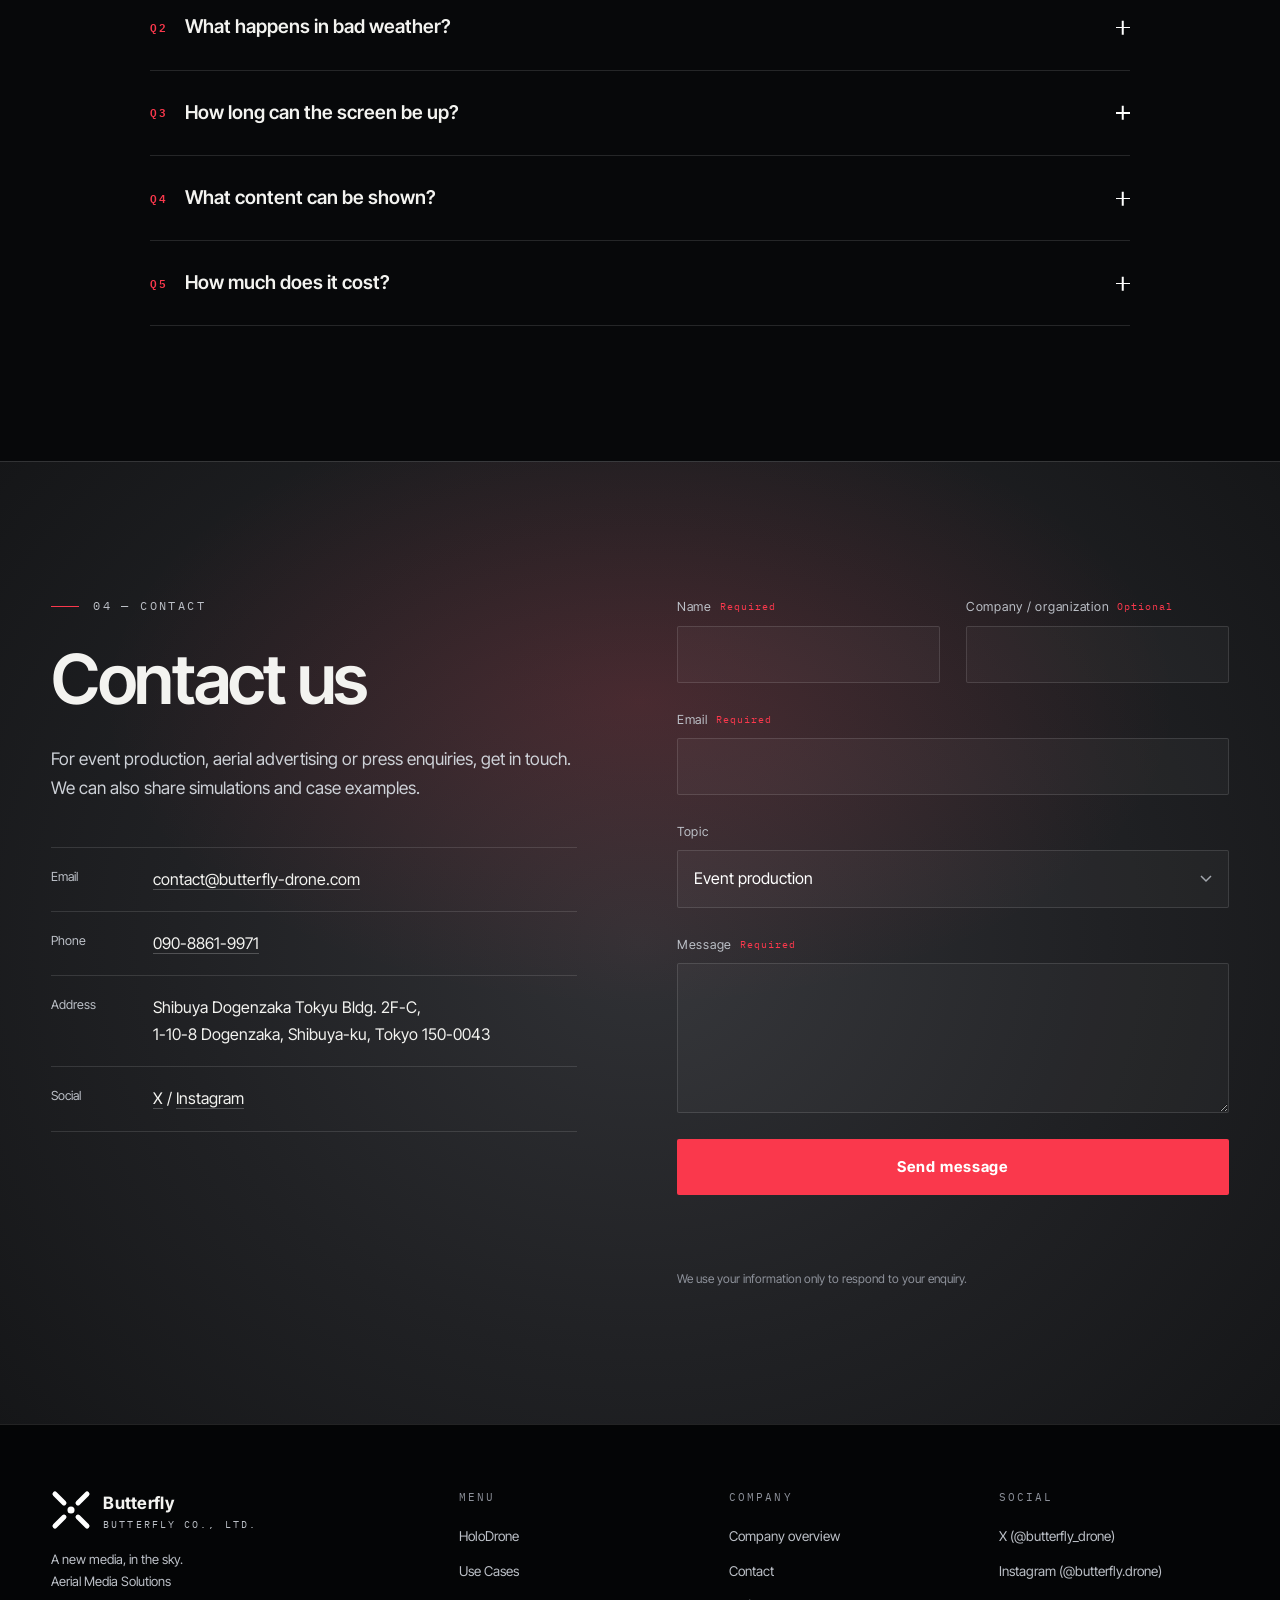
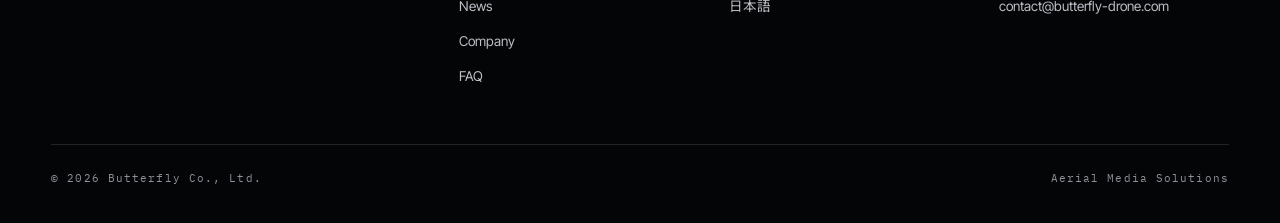
<file: en/index.html>
<!doctype html>
<html lang="en">
<head>
<meta charset="utf-8">
<meta name="viewport" content="width=device-width, initial-scale=1, viewport-fit=cover">
<title>Butterfly Co., Ltd. | Aerial Display &amp; Flying Screen — HoloDrone</title>
<meta name="description" content="Butterfly Co., Ltd. is a Keio University–born startup operating HoloDrone, an aerial display that lifts giant LED screens into the sky for events and aerial advertising.">
<meta name="theme-color" content="#07080a">
<link rel="canonical" href="https://butterfly-drone.com/en/">
<link rel="alternate" hreflang="ja" href="https://butterfly-drone.com/">
<link rel="alternate" hreflang="en" href="https://butterfly-drone.com/en/">
<link rel="alternate" hreflang="x-default" href="https://butterfly-drone.com/">
<meta property="og:type" content="website">
<meta property="og:site_name" content="Butterfly Co., Ltd.">
<meta property="og:title" content="Butterfly Co., Ltd. | Aerial Display &amp; Flying Screen — HoloDrone">
<meta property="og:description" content="Butterfly Co., Ltd. is a Keio University–born startup operating HoloDrone, an aerial display that lifts giant LED screens into the sky for events and aerial advertising.">
<meta property="og:url" content="https://butterfly-drone.com/en/">
<meta property="og:image" content="https://butterfly-drone.com/assets/img/og.jpg?v=20261118o">
<meta name="twitter:card" content="summary_large_image">
<link rel="icon" href="../assets/img/favicon.svg?v=20261118o" type="image/svg+xml">
<link rel="apple-touch-icon" href="../assets/img/favicon.png?v=20261118o">
<link rel="preconnect" href="https://fonts.googleapis.com">
<link rel="preconnect" href="https://fonts.gstatic.com" crossorigin>
<link href="https://fonts.googleapis.com/css2?family=IBM+Plex+Mono:wght@400;500&family=Inter+Tight:wght@300;400;500;600;700;800;900&family=Noto+Sans+JP:wght@300;400;500;700;800;900&display=swap" rel="stylesheet">
<link rel="preload" as="image" href="../assets/img/hero-poster-hq.jpg?v=20261118o">
<link rel="stylesheet" href="../assets/css/style.css?v=20261118o">
<script type="application/ld+json">{"@context": "https://schema.org", "@type": "Organization", "name": "Butterfly Co., Ltd.", "alternateName": "バタフライ株式会社", "url": "https://butterfly-drone.com", "logo": "https://butterfly-drone.com/assets/img/favicon.png?v=20261118o", "description": "A Keio University–born startup operating the HoloDrone aerial display.", "foundingDate": "2026-03-05", "email": "contact@butterfly-drone.com", "telephone": "+81-90-8861-9971", "address": {"@type": "PostalAddress", "postalCode": "150-0043", "addressRegion": "Tokyo", "addressLocality": "Shibuya-ku", "streetAddress": "Dogenzaka 1-10-8, Shibuya Dogenzaka Tokyu Bldg. 2F-C", "addressCountry": "JP"}, "sameAs": ["https://x.com/butterfly_drone", "https://www.instagram.com/butterfly.drone/"]}</script>
</head>
<body>
<a class="skip" href="#main">Skip to content</a>
<div class="grain" aria-hidden="true"></div>

<header class="hdr" id="hdr">
  <a class="brand" href="./" aria-label="Butterfly Co., Ltd."><svg viewBox="200 200 486 486" aria-hidden="true"><path d="M248 248l110 110M638 248L528 358M248 638l110-110M638 638L528 528" stroke="#fff" stroke-width="60" stroke-linecap="round" fill="none"/><circle cx="443" cy="443" r="43" fill="#fff"/></svg><span><b>Butterfly</b><small>BUTTERFLY CO., LTD.</small></span></a>
  <nav class="nav" id="nav" aria-label="Main">
    <a class="lnk" href="#about">HoloDrone</a>
    <a class="lnk" href="#usecases">Use Cases</a>
    <a class="lnk" href="#works">News</a>
    <a class="lnk" href="#company">Company</a>
    <a class="lnk" href="#faq">FAQ</a>
    <a class="lang" href="../" hreflang="ja" lang="ja">JA / <b>EN</b></a>
    <a class="btn" href="#contact">Contact</a>
  </nav>
  <button class="burger" id="burger" aria-label="Menu" aria-expanded="false" aria-controls="nav"><i></i><i></i></button>
</header>

<main id="main">
<section class="hero" id="hero" aria-label="Hero">
  <div class="hero__stage">
  <video class="hero__video" id="heroVideo" poster="../assets/img/hero-poster-hq.jpg?v=20261118o" data-src="../assets/video/hero-1080.mp4?v=20261118o" data-src-hq="../assets/video/hero-1080-hq.mp4?v=20261118o" data-src-xl="../assets/video/hero-1440-v2.mp4?v=20261118o" data-src-sm="../assets/video/hero-m-1080.mp4?v=20261118o" data-src-smlite="../assets/video/hero-720.mp4?v=20261118o" autoplay muted loop playsinline preload="auto" aria-hidden="true"></video>
  <div class="hero__shade"></div><div class="hero__dim"></div>
  <div class="hero__inner" id="heroInner">
    <p class="eyebrow"><em>HoloDrone</em><span class="hide-sm">Aerial Display System</span></p>
    <h1><span class="ln"><span style="--i:0">A new media,</span></span><span class="ln"><span style="--i:1">in the sky.</span></span></h1>
    <p class="hero__lead">Giant screens, carried by drones, bringing moving images to the night sky above the city. Butterfly is a Keio University–born startup operating the HoloDrone aerial display.</p>
    <div class="hero__cta"><a class="btn" href="#contact">Contact us<svg viewBox="0 0 16 16" fill="none" stroke="currentColor" stroke-width="1.6" aria-hidden="true"><path d="M2 8h12M9 3l5 5-5 5"/></svg></a><a class="btn ghost" href="#about">See HoloDrone</a></div>
  </div>
  <div class="hero__bar">
    <span class="tc" id="heroTC" aria-hidden="true">00:00 / 00:32</span>
    <button class="pp" id="heroPP" aria-label="Pause video"><svg class="i-pause" viewBox="0 0 12 12" fill="currentColor"><rect x="2" y="1" width="3" height="10"/><rect x="7" y="1" width="3" height="10"/></svg><svg class="i-play" viewBox="0 0 12 12" fill="currentColor"><path d="M2 1l9 5-9 5z"/></svg></button>
    <span class="scroll-cue"><span>Scroll</span><i></i></span>
  </div>
  </div>
</section>

<section class="sec holo" id="about">
  <div class="wrap holo__g">
    <div class="holo__t">
      <p class="eyebrow rv">01 — HoloDrone</p>
      <h2 class="holo__h rv" style="--d:.08s">HoloDrone</h2>
      <p class="holo__p rv" style="--d:.16s">HoloDrone delivers safe, stable aerial display, making possible spatial experiences like never before.</p>
    </div>
    <div class="holo__i rv" style="--d:.1s"><div class="holo__stage"><div class="holo__glow" aria-hidden="true"></div><img class="holo__drone" src="../assets/img/holodrone.webp?v=20261118o" alt="A drone with the X logo carrying a black vertical screen" width="794" height="1392" decoding="async"></div></div>
    <ul class="holo__c">
      <li class="rv" style="--d:0.10s"><span class="holo__ln"><i></i><u></u><svg viewBox="200 200 486 486" aria-hidden="true"><path d="M248 248l110 110M638 248L528 358M248 638l110-110M638 638L528 528" stroke="#fff" stroke-width="60" stroke-linecap="round" fill="none"/><circle cx="443" cy="443" r="43" fill="#fff"/></svg></span><h3>Drone</h3><p>A purpose-built drone platform with high stability and wind resistance.</p></li>
      <li class="rv" style="--d:0.22s"><span class="holo__ln"><i></i><u></u><svg viewBox="0 0 32 32" aria-hidden="true"><rect x="2.5" y="6.5" width="27" height="19" rx="3" fill="none" stroke="#fff" stroke-width="2"/><rect x="9" y="12" width="14" height="8" rx="1.5" fill="#fff"/></svg></span><h3>LED display</h3><p>A high-brightness, high-resolution LED display shows vivid imagery in the sky.</p></li>
    </ul>
  </div>
</section>

<section class="stats" aria-label="Specifications">
  <div class="wrap">
    <ul class="stats__g">
      <li class="rv" style="--d:0.0s"><b class="stats__v">10<u>m</u> × 5<u>m</u></b><span class="stats__l">Screen size (supports 9:16)</span></li>
      <li class="rv" style="--d:0.1s"><b class="stats__v"><span data-count="50">50</span><u>m<sup>2</sup></u></b><span class="stats__l">Screen area</span></li>
    </ul>
  </div>
</section>

<section class="sec alt" id="usecases">
  <div class="wrap">
    <p class="eyebrow rv">02 — Use Cases</p>
    <h2 class="h2 sm rv" style="--d:.08s">Implementation examples</h2>
    <div class="uc">
      <article class="card rv" style="--d:0.0s"><img src="../assets/img/uc-force-festival-2.jpg?v=20261118o" alt="At FORCE FESTIVAL, a drone-suspended vertical screen glows blue with the word FORCE" width="1672" height="941" loading="lazy" decoding="async">
        <div class="card__b"><em>01</em><h3>Event production</h3><p>Aerial screens for sports events and music festivals, raising the guest experience and the buzz around it.</p><ul class="tags"><li>Sports events</li><li>Music festivals</li><li>Brand events</li></ul></div></article>
      <article class="card rv" style="--d:0.1s"><img src="../assets/img/uc-tokyo-wide.jpg?v=20261118o" alt="A drone-suspended vertical screen glowing &quot;TOKYO BIG CITY OF DREAMS&quot; over the Tokyo bay at night" width="2000" height="1116" loading="lazy" decoding="async">
        <div class="card__b"><em>02</em><h3>Aerial advertising</h3><p>The sky as a new advertising medium. Highly visible, and unlike any advertising before it.</p><ul class="tags"><li>Commercial areas</li><li>Brand campaigns</li><li>Promotions</li></ul></div></article>
    </div>
    <div class="content-line rv"><b>Content</b><span>Still images, video and live feeds are supported. Creative production is available on request.</span><ul class="fmt"><li>MP4</li><li>MOV</li><li>AVI</li><li>WMV</li><li>JPG</li><li>PNG</li><li>GIF</li></ul></div>
  </div>
</section>

<section class="sec" id="works">
  <div class="wrap">
    <div class="news">
      <h3 class="sub-h rv" style="margin-bottom:24px"><small>Latest</small>News</h3>
      <ul>
        <li class="rv"><time datetime="2026-10-25">2026.10.25</time><div><b>Aerial display deployed at FORCE FESTIVAL (Higashi-Ogishima East Park)</b><span>In front of around 30,000 visitors</span></div></li>
        <li class="rv"><time datetime="2026-09-17">2026.09.17</time><div><b>Aerial display deployed at Shintoyosu Sakura Plaza</b><span>Two successful days (Sept 15 and 17) on privately owned land</span></div></li>
        <li class="rv"><time datetime="2026-09-13">2026.09.13</time><div><b>Performed alongside a drone show at Keio SFC</b><span>Covered by NHK</span></div></li>
        <li class="rv"><time datetime="2026-03-05">2026.03.05</time><div><b>Butterfly Co., Ltd. founded</b></div></li>
      </ul>
    </div>
    <h3 class="sub-h rv" style="margin-top:clamp(64px,8vw,120px)"><small>Field</small>Behind the scenes</h3>
    <div class="field">
      <figure class="rv" style="--d:0.00s"><img src="../assets/img/field-drone.jpg?v=20261118o" alt="The aircraft on site, before the screen is connected" width="1400" height="933" loading=lazy decoding=async><figcaption><b>01</b>Aircraft — The aircraft on site, before the screen is connected</figcaption></figure>
      <figure class="rv" style="--d:0.08s"><img src="../assets/img/field-team-2.jpg?v=20261118o" alt="Evening: the crew setting up" width="1400" height="933" loading=lazy decoding=async><figcaption><b>02</b>Deploy — Evening: the crew setting up</figcaption></figure>
      <figure class="rv" style="--d:0.16s"><img src="../assets/img/field-final-2.jpg?v=20261118o" alt="Final adjustments to the screen" width="1600" height="1067" loading=lazy decoding=async><figcaption><b>03</b>Final check — Final adjustments to the screen</figcaption></figure>
    </div>
  </div>
</section>

<section class="sec alt" id="company" style="padding-top:clamp(80px,10vw,150px);padding-bottom:clamp(80px,10vw,150px)">
  <div class="wrap">
    <div class="company" style="margin-top:0">
      <h3 class="rv"><small>Company</small>Company Overview</h3>
      <div class="rv" style="--d:.1s">
      <dl class="dl">
        <div><dt>Company</dt><dd>Butterfly Co., Ltd.</dd></div>
        <div><dt>Founded</dt><dd>March 5, 2026</dd></div>
        <div><dt>Capital</dt><dd>JPY 1,000,000</dd></div>
        <div><dt>Representative Director</dt><dd>Taishi Hayakawa</dd></div>
        <div><dt>Director</dt><dd>Jikisho Nakamura</dd></div>
        <div><dt>Address</dt><dd>Shibuya Dogenzaka Tokyu Bldg. 2F-C, 1-10-8 Dogenzaka, Shibuya-ku, Tokyo 150-0043, Japan</dd></div>
        <div><dt>Business</dt><dd>Aerial advertising, event production and more</dd></div>
      </dl>
      <p class="company__more"><a class="btn ghost" href="company/">View company details<svg viewBox="0 0 16 16" fill="none" stroke="currentColor" stroke-width="1.6" aria-hidden="true"><path d="M2 8h12M9 3l5 5-5 5"/></svg></a></p>
      </div>
    </div>
  </div>
</section>

<section class="sec" id="faq">
  <div class="wrap" style="max-width:980px">
    <p class="eyebrow rv">03 — FAQ</p>
    <h2 class="h2 rv" style="--d:.08s">Frequently asked questions</h2>
    <div class="faq rv">
      <details><summary><em>Q1</em>Is a flight permit required?<i></i></summary><div class="a">Yes. An application to the Ministry of Land, Infrastructure, Transport and Tourism is required. Butterfly can handle the application for you.</div></details>
      <details><summary><em>Q2</em>What happens in bad weather?<i></i></summary><div class="a">Flights are suspended in strong wind or rain for safety. We monitor conditions in real time with weather sensors.</div></details>
      <details><summary><em>Q3</em>How long can the screen be up?<i></i></summary><div class="a">From a one-day event to a campaign over a set period. We plan it with you.</div></details>
      <details><summary><em>Q4</em>What content can be shown?<i></i></summary><div class="a">Still images, video and live feeds. Please ask us about content production as well.</div></details>
      <details><summary><em>Q5</em>How much does it cost?<i></i></summary><div class="a">It depends on scale, duration and venue. Tell us what you have in mind and we will take it from there.</div></details>
    </div>
  </div>
</section>

<section class="sec contact" id="contact">
  <div class="wrap contact__g">
    <div>
      <p class="eyebrow rv">04 — Contact</p>
      <h2 class="h2 rv" style="--d:.08s">Contact us</h2>
      <p class="lede rv" style="--d:.14s">For event production, aerial advertising or press enquiries, get in touch. We can also share simulations and case examples.</p>
      <dl class="cinfo rv" style="--d:.2s">
        <div><dt>Email</dt><dd><a href="mailto:contact@butterfly-drone.com">contact@butterfly-drone.com</a></dd></div>
        <div><dt>Phone</dt><dd><a href="tel:+819088619971">090-8861-9971</a></dd></div>
        <div><dt>Address</dt><dd>Shibuya Dogenzaka Tokyu Bldg. 2F-C,<br>1-10-8 Dogenzaka, Shibuya-ku, Tokyo 150-0043</dd></div>
        <div><dt>Social</dt><dd><a href="https://x.com/butterfly_drone" rel="noopener" target="_blank">X</a>  /  <a href="https://www.instagram.com/butterfly.drone/" rel="noopener" target="_blank">Instagram</a></dd></div>
      </dl>
    </div>
    <form class="form rv" id="contactForm" name="contact" method="POST" action="mailto:contact@butterfly-drone.com" enctype="text/plain" data-endpoint="https://formsubmit.co/ajax/contact@butterfly-drone.com" novalidate style="--d:.15s">
      <p class="hp" aria-hidden="true"><label>Don't fill this out <input name="bot-field" tabindex="-1" autocomplete="off"></label></p>
      <div class="two">
        <div class="fld"><label for="f-name">Name <i>Required</i></label><input id="f-name" name="name" type="text" autocomplete="name" required></div>
        <div class="fld"><label for="f-company">Company / organization <i>Optional</i></label><input id="f-company" name="company" type="text" autocomplete="organization"></div>
      </div>
      <div class="fld"><label for="f-email">Email <i>Required</i></label><input id="f-email" name="email" type="email" autocomplete="email" inputmode="email" required></div>
      <div class="fld"><label for="f-type">Topic</label><select id="f-type" name="type"><option>Event production</option><option>Aerial advertising</option><option>Press / media</option><option>Other</option></select></div>
      <div class="fld"><label for="f-msg">Message <i>Required</i></label><textarea id="f-msg" name="message" required></textarea></div>
      <button class="btn" type="submit">Send message</button>
      <p class="status" id="formStatus" role="status" aria-live="polite"></p>
      <p class="pri">We use your information only to respond to your enquiry.</p>
    </form>
  </div>
</section>
</main>

<footer class="ftr">
  <div class="wrap">
    <div class="ftr__g">
      <div><a class="brand" href="./"><svg viewBox="200 200 486 486" aria-hidden="true"><path d="M248 248l110 110M638 248L528 358M248 638l110-110M638 638L528 528" stroke="#fff" stroke-width="60" stroke-linecap="round" fill="none"/><circle cx="443" cy="443" r="43" fill="#fff"/></svg><span><b>Butterfly</b><small>BUTTERFLY CO., LTD.</small></span></a><p class="tag">A new media, in the sky.<br>Aerial Media Solutions</p></div>
      <div><h5>Menu</h5><ul><li><a href="#about">HoloDrone</a></li><li><a href="#usecases">Use Cases</a></li><li><a href="#works">News</a></li><li><a href="#company">Company</a></li><li><a href="#faq">FAQ</a></li></ul></div>
      <div><h5>Company</h5><ul><li><a href="#company">Company overview</a></li><li><a href="#contact">Contact</a></li><li><a href="../">日本語</a></li></ul></div>
      <div><h5>Social</h5><ul><li><a href="https://x.com/butterfly_drone" target="_blank" rel="noopener">X (@butterfly_drone)</a></li><li><a href="https://www.instagram.com/butterfly.drone/" target="_blank" rel="noopener">Instagram (@butterfly.drone)</a></li><li><a href="mailto:contact@butterfly-drone.com">contact@butterfly-drone.com</a></li></ul></div>
    </div>
    <div class="copy"><span>© 2026 Butterfly Co., Ltd.</span><span>Aerial Media Solutions</span></div>
  </div>
</footer>

<button class="to-top" id="toTop" aria-label="Back to top"><svg viewBox="0 0 14 14" fill="none" stroke="currentColor" stroke-width="1.6"><path d="M7 13V2M2 6l5-5 5 5"/></svg></button>
<script src="../assets/js/main.js?v=20261118o" defer></script>
</body>
</html>
</file>
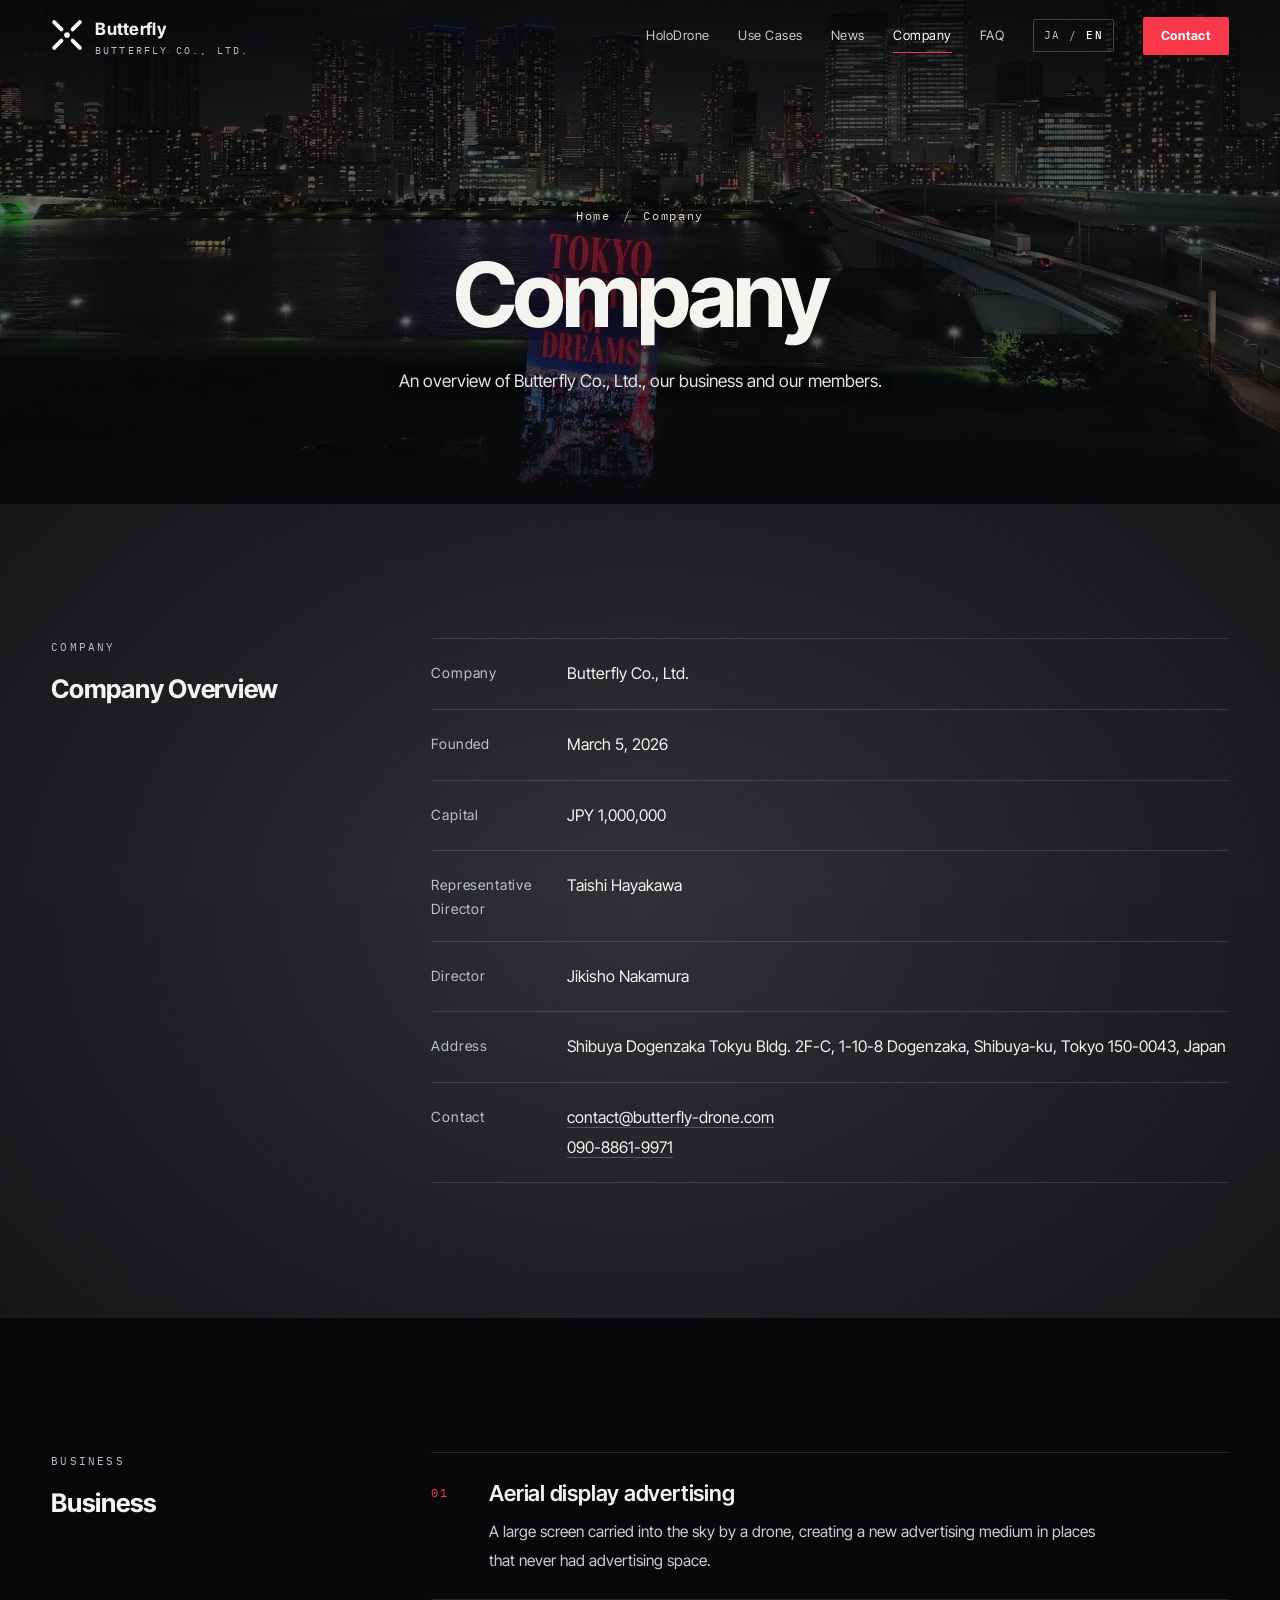
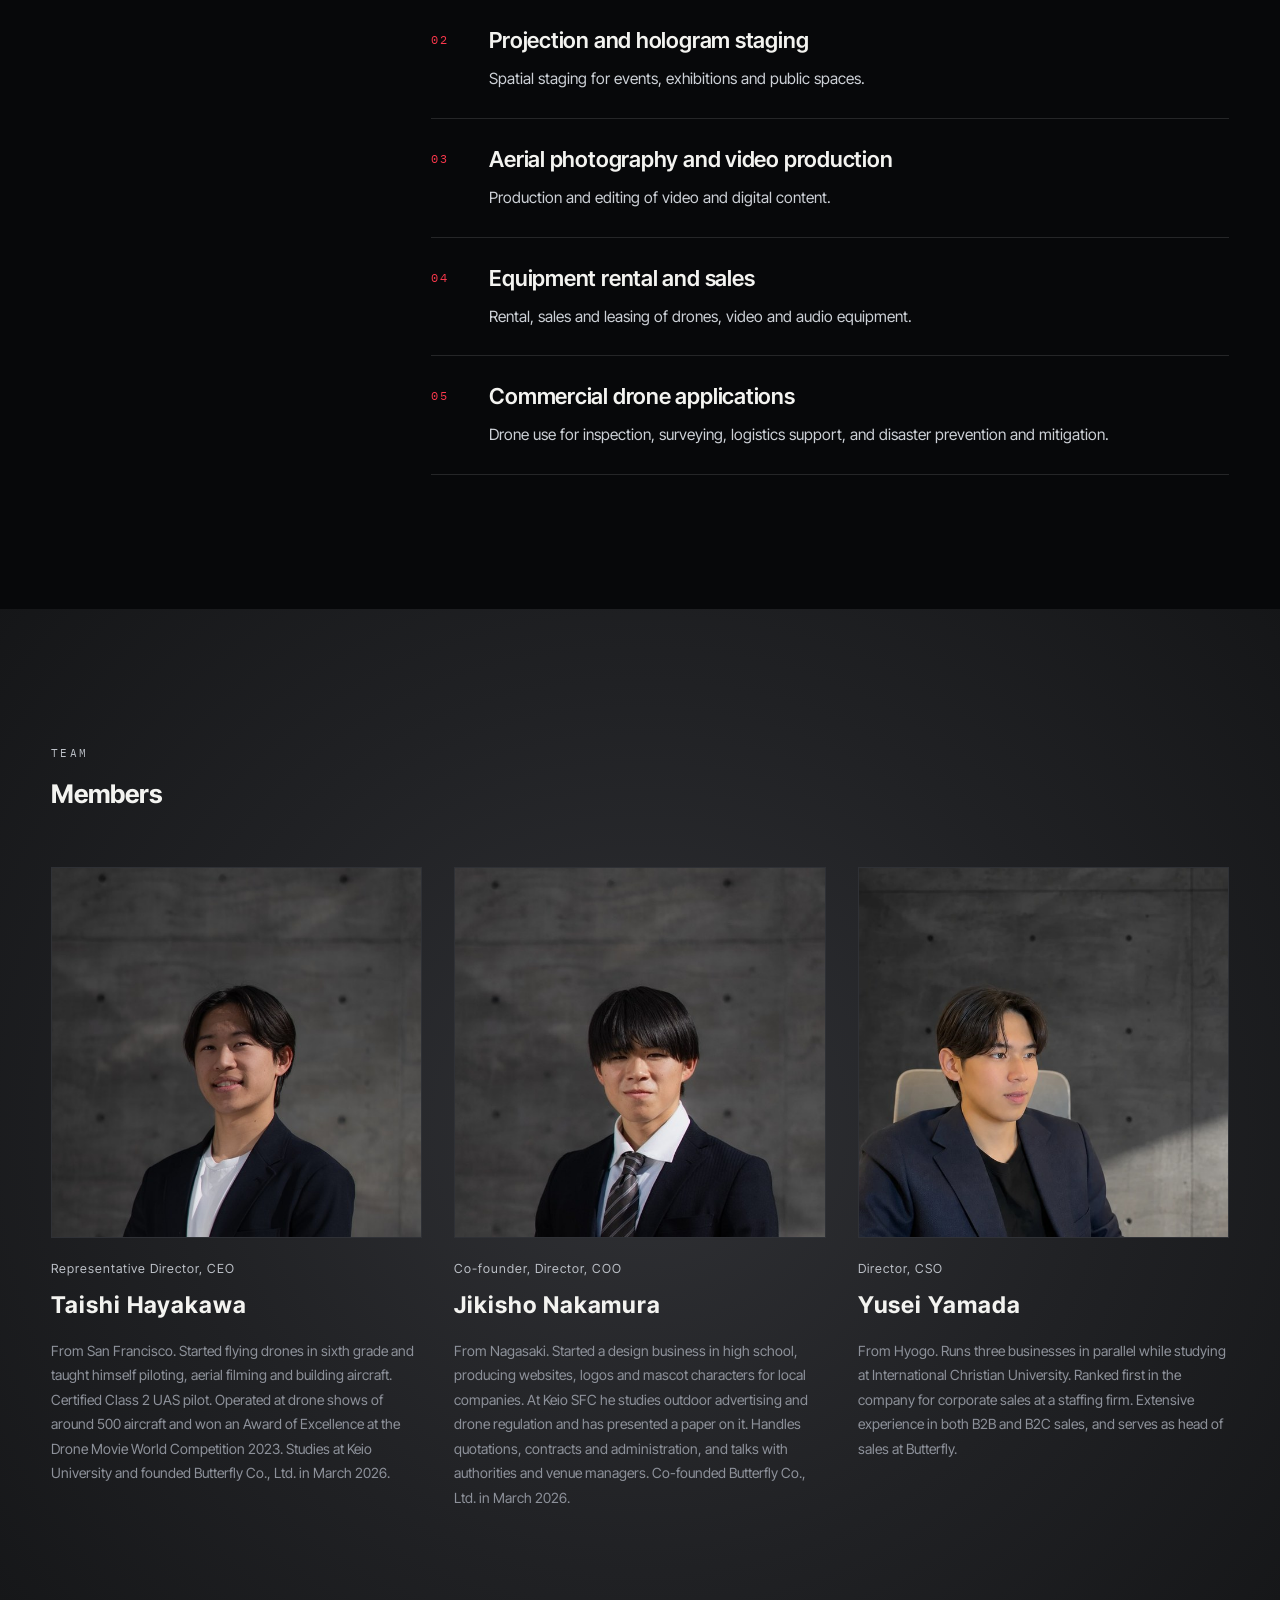
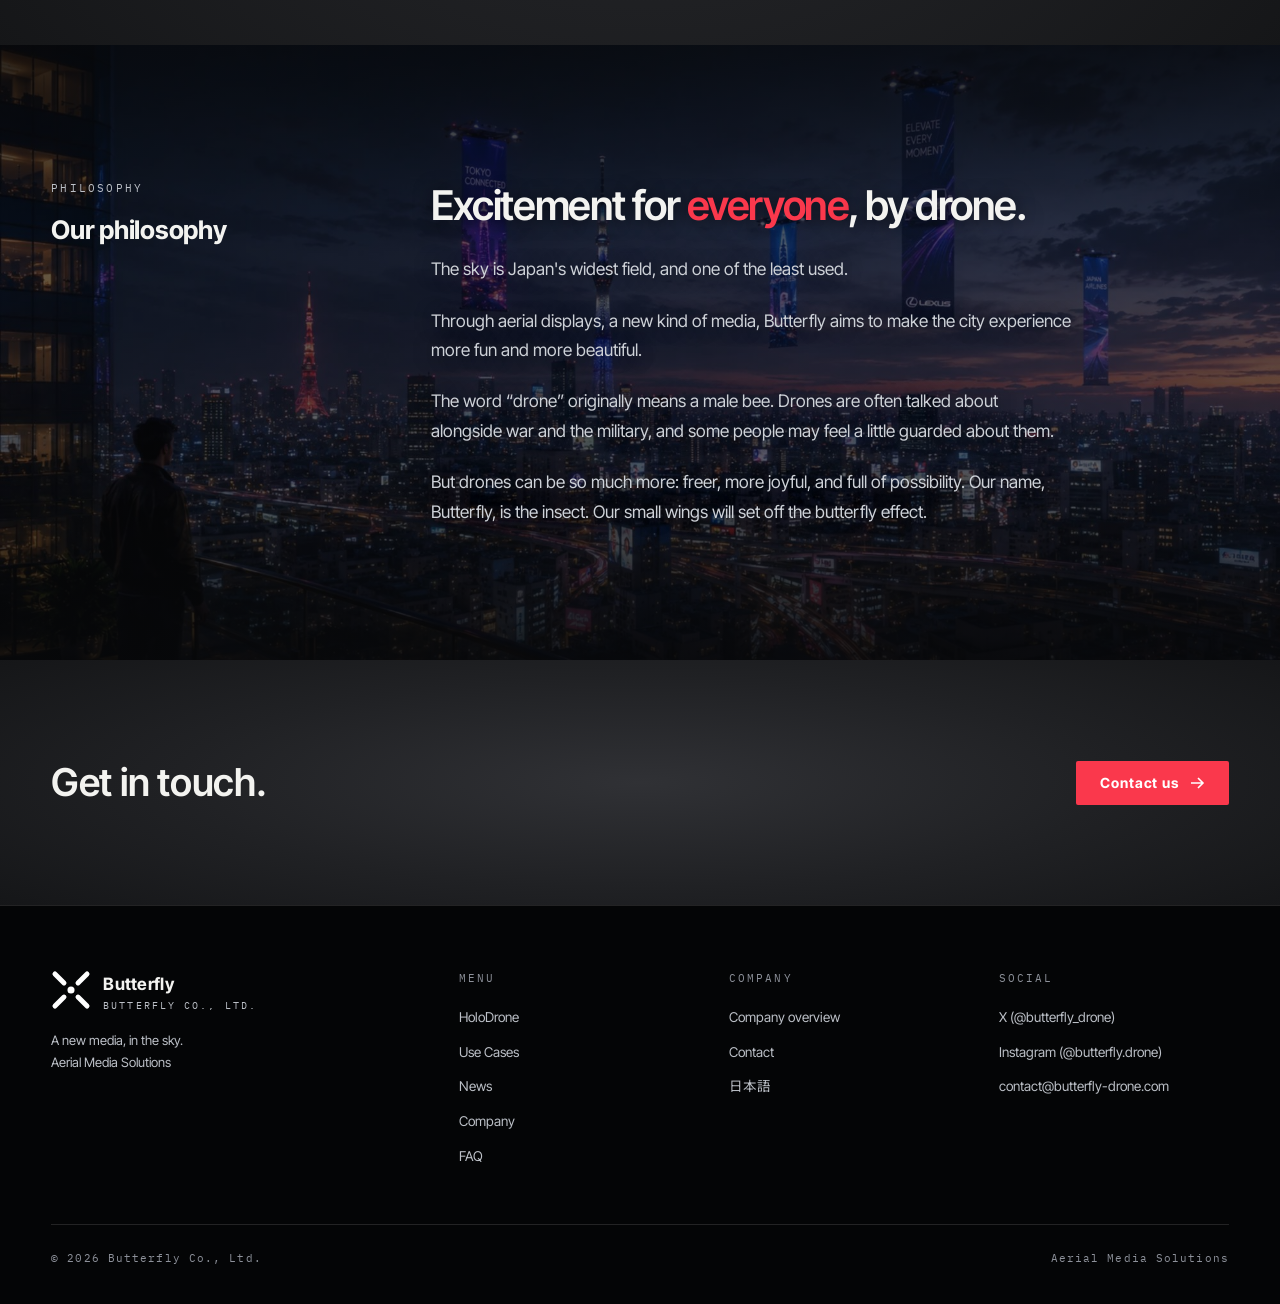
<file: en/company/index.html>
<!doctype html>
<html lang="en">
<head>
<meta charset="utf-8">
<meta name="viewport" content="width=device-width, initial-scale=1, viewport-fit=cover">
<title>Company | Butterfly Co., Ltd.</title>
<meta name="description" content="Company overview of Butterfly Co., Ltd.: name, founding, capital, representatives, address, contact, business, members and philosophy.">
<meta name="theme-color" content="#07080a">
<link rel="canonical" href="https://butterfly-drone.com/en/company/">
<link rel="alternate" hreflang="ja" href="https://butterfly-drone.com/company/">
<link rel="alternate" hreflang="en" href="https://butterfly-drone.com/en/company/">
<link rel="alternate" hreflang="x-default" href="https://butterfly-drone.com/company/">
<meta property="og:type" content="website">
<meta property="og:site_name" content="Butterfly Co., Ltd.">
<meta property="og:title" content="Company | Butterfly Co., Ltd.">
<meta property="og:description" content="Company overview of Butterfly Co., Ltd.: name, founding, capital, representatives, address, contact, business, members and philosophy.">
<meta property="og:url" content="https://butterfly-drone.com/en/company/">
<meta property="og:image" content="https://butterfly-drone.com/assets/img/og.jpg?v=20261118o">
<meta name="twitter:card" content="summary_large_image">
<link rel="icon" href="../../assets/img/favicon.svg?v=20261118o" type="image/svg+xml">
<link rel="apple-touch-icon" href="../../assets/img/favicon.png?v=20261118o">
<link rel="preconnect" href="https://fonts.googleapis.com">
<link rel="preconnect" href="https://fonts.gstatic.com" crossorigin>
<link href="https://fonts.googleapis.com/css2?family=IBM+Plex+Mono:wght@400;500&family=Inter+Tight:wght@300;400;500;600;700;800;900&family=Noto+Sans+JP:wght@300;400;500;700;800;900&display=swap" rel="stylesheet">
<link rel="stylesheet" href="../../assets/css/style.css?v=20261118o">
</head>
<body class="subpage">
<a class="skip" href="#main">Skip to content</a>
<div class="grain" aria-hidden="true"></div>

<header class="hdr is-solid" id="hdr">
  <a class="brand" href="../" aria-label="Butterfly Co., Ltd."><svg viewBox="200 200 486 486" aria-hidden="true"><path d="M248 248l110 110M638 248L528 358M248 638l110-110M638 638L528 528" stroke="#fff" stroke-width="60" stroke-linecap="round" fill="none"/><circle cx="443" cy="443" r="43" fill="#fff"/></svg><span><b>Butterfly</b><small>BUTTERFLY CO., LTD.</small></span></a>
  <nav class="nav" id="nav" aria-label="Main">
    <a class="lnk" href="../#about">HoloDrone</a>
    <a class="lnk" href="../#usecases">Use Cases</a>
    <a class="lnk" href="../#works">News</a>
    <a class="lnk on" href="../#company">Company</a>
    <a class="lnk" href="../#faq">FAQ</a>
    <a class="lang" href="../../company/" hreflang="ja" lang="ja">JA / <b>EN</b></a>
    <a class="btn" href="../#contact">Contact</a>
  </nav>
  <button class="burger" id="burger" aria-label="Menu" aria-expanded="false" aria-controls="nav"><i></i><i></i></button>
</header>

<main id="main">
<section class="sec pagehead">
  <video class="pagehead__video" id="heroVideo" poster="../../assets/img/hero-poster-hq.jpg?v=20261118o" data-src="../../assets/video/hero-1080.mp4?v=20261118o" data-src-hq="../../assets/video/hero-1080.mp4?v=20261118o" data-src-xl="../../assets/video/hero-1080.mp4?v=20261118o" data-src-sm="../../assets/video/hero-720.mp4?v=20261118o" autoplay muted loop playsinline preload="auto" aria-hidden="true"></video>
  <div class="wrap">
    <p class="crumb"><a href="../">Home</a><span>/</span>Company</p>
    <h1 class="pagehead__h rv">Company</h1>
    <p class="lede rv" style="--d:.1s">An overview of Butterfly Co., Ltd., our business and our members.</p>
  </div>
</section>

<section class="sec alt" id="overview">
  <div class="wrap">
    <div class="company" style="margin-top:0">
      <h2 class="sub-h rv"><small>Company</small>Company Overview</h2>
      <dl class="dl rv" style="--d:.1s">
        <div><dt>Company</dt><dd>Butterfly Co., Ltd.</dd></div>
        <div><dt>Founded</dt><dd>March 5, 2026</dd></div>
        <div><dt>Capital</dt><dd>JPY 1,000,000</dd></div>
        <div><dt>Representative Director</dt><dd>Taishi Hayakawa</dd></div>
        <div><dt>Director</dt><dd>Jikisho Nakamura</dd></div>
        <div><dt>Address</dt><dd>Shibuya Dogenzaka Tokyu Bldg. 2F-C, 1-10-8 Dogenzaka, Shibuya-ku, Tokyo 150-0043, Japan</dd></div>
        <div><dt>Contact</dt><dd><a href="mailto:contact@butterfly-drone.com">contact@butterfly-drone.com</a><br><a href="tel:+819088619971">090-8861-9971</a></dd></div>
      </dl>
    </div>
  </div>
</section>

<section class="sec" id="business">
  <div class="wrap">
    <div class="company" style="margin-top:0">
      <h2 class="sub-h rv"><small>Business</small>Business</h2>
      <ol class="biz rv" style="--d:.1s">
        <li><em>01</em><div><h3>Aerial display advertising</h3><p>A large screen carried into the sky by a drone, creating a new advertising medium in places that never had advertising space.</p></div></li>
        <li><em>02</em><div><h3>Projection and hologram staging</h3><p>Spatial staging for events, exhibitions and public spaces.</p></div></li>
        <li><em>03</em><div><h3>Aerial photography and video production</h3><p>Production and editing of video and digital content.</p></div></li>
        <li><em>04</em><div><h3>Equipment rental and sales</h3><p>Rental, sales and leasing of drones, video and audio equipment.</p></div></li>
        <li><em>05</em><div><h3>Commercial drone applications</h3><p>Drone use for inspection, surveying, logistics support, and disaster prevention and mitigation.</p></div></li>
      </ol>
    </div>
  </div>
</section>

<section class="sec alt" id="members">
  <div class="wrap">
    <div class="company" style="margin-top:0">
      <h2 class="sub-h rv"><small>Team</small>Members</h2>
      <ul class="mem rv" style="--d:.1s">
        <li class="mem__c"><div class="mem__i"><img src="../../assets/img/member-hayakawa-v4.jpg?v=20261118o" alt="Taishi Hayakawa" width="640" height="640" loading="lazy" decoding="async"></div><div class="mem__t"><small>Representative Director, CEO</small><b>Taishi Hayakawa</b><p>From San Francisco. Started flying drones in sixth grade and taught himself piloting, aerial filming and building aircraft. Certified Class 2 UAS pilot. Operated at drone shows of around 500 aircraft and won an Award of Excellence at the Drone Movie World Competition 2023. Studies at Keio University and founded Butterfly Co., Ltd. in March 2026.</p></div></li>
        <li class="mem__c"><div class="mem__i"><img src="../../assets/img/member-nakamura-v3.jpg?v=20261118o" alt="Jikisho Nakamura" width="640" height="640" loading="lazy" decoding="async"></div><div class="mem__t"><small>Co-founder, Director, COO</small><b>Jikisho Nakamura</b><p>From Nagasaki. Started a design business in high school, producing websites, logos and mascot characters for local companies. At Keio SFC he studies outdoor advertising and drone regulation and has presented a paper on it. Handles quotations, contracts and administration, and talks with authorities and venue managers. Co-founded Butterfly Co., Ltd. in March 2026.</p></div></li>
        <li class="mem__c"><div class="mem__i"><img src="../../assets/img/member-yamada-v3.jpg?v=20261118o" alt="Yusei Yamada" width="640" height="640" loading="lazy" decoding="async"></div><div class="mem__t"><small>Director, CSO</small><b>Yusei Yamada</b><p>From Hyogo. Runs three businesses in parallel while studying at International Christian University. Ranked first in the company for corporate sales at a staffing firm. Extensive experience in both B2B and B2C sales, and serves as head of sales at Butterfly.</p></div></li>
      </ul>
    </div>
  </div>
</section>

<section class="sec phil-sec" id="philosophy">
  <img class="phil-sec__bg" src="../../assets/img/phil-bg.jpg?v=20261118o" alt="" width="2000" height="1125" loading="lazy" decoding="async" aria-hidden="true">
  <div class="wrap">
    <div class="company" style="margin-top:0">
      <h2 class="sub-h rv"><small>Philosophy</small>Our philosophy</h2>
      <div class="phil rv" style="--d:.1s">
        <p class="phil__h">Excitement for <span class="r">everyone</span>, by drone.</p>
        <p class="lede">The sky is Japan's widest field, and one of the least used.</p>
        <p class="lede">Through aerial displays, a new kind of media, Butterfly aims to make the city experience more fun and more beautiful.</p>
        <p class="lede">The word “drone” originally means a male bee. Drones are often talked about alongside war and the military, and some people may feel a little guarded about them.</p>
        <p class="lede">But drones can be so much more: freer, more joyful, and full of possibility. Our name, Butterfly, is the insect. Our small wings will set off the butterfly effect.</p>
      </div>
    </div>
  </div>
</section>

<section class="sec alt cta">
  <div class="wrap cta__w">
    <h2 class="rv">Get in touch.</h2>
    <a class="btn rv" style="--d:.1s" href="../#contact">Contact us<svg viewBox="0 0 16 16" fill="none" stroke="currentColor" stroke-width="1.6" aria-hidden="true"><path d="M2 8h12M9 3l5 5-5 5"/></svg></a>
  </div>
</section>
</main>

<footer class="ftr">
  <div class="wrap">
    <div class="ftr__g">
      <div><a class="brand" href="../"><svg viewBox="200 200 486 486" aria-hidden="true"><path d="M248 248l110 110M638 248L528 358M248 638l110-110M638 638L528 528" stroke="#fff" stroke-width="60" stroke-linecap="round" fill="none"/><circle cx="443" cy="443" r="43" fill="#fff"/></svg><span><b>Butterfly</b><small>BUTTERFLY CO., LTD.</small></span></a><p class="tag">A new media, in the sky.<br>Aerial Media Solutions</p></div>
      <div><h5>Menu</h5><ul><li><a href="../#about">HoloDrone</a></li><li><a href="../#usecases">Use Cases</a></li><li><a href="../#works">News</a></li><li><a href="../#company">Company</a></li><li><a href="../#faq">FAQ</a></li></ul></div>
      <div><h5>Company</h5><ul><li><a href="./">Company overview</a></li><li><a href="../#contact">Contact</a></li><li><a href="../../company/">日本語</a></li></ul></div>
      <div><h5>Social</h5><ul><li><a href="https://x.com/butterfly_drone" target="_blank" rel="noopener">X (@butterfly_drone)</a></li><li><a href="https://www.instagram.com/butterfly.drone/" target="_blank" rel="noopener">Instagram (@butterfly.drone)</a></li><li><a href="mailto:contact@butterfly-drone.com">contact@butterfly-drone.com</a></li></ul></div>
    </div>
    <div class="copy"><span>© 2026 Butterfly Co., Ltd.</span><span>Aerial Media Solutions</span></div>
  </div>
</footer>

<button class="to-top" id="toTop" aria-label="Back to top"><svg viewBox="0 0 14 14" fill="none" stroke="currentColor" stroke-width="1.6"><path d="M7 13V2M2 6l5-5 5 5"/></svg></button>
<script src="../../assets/js/main.js?v=20261118o" defer></script>
</body>
</html>
</file>
<file: assets/css/style.css>
/* Butterfly Co., Ltd. — corporate site */
:root {
  color-scheme: dark;
  --bg: #07080a;
  --bg2: #0c0e11;
  --bg3: #12151a;
  --line: rgba(255, 255, 255, .12);
  --line2: rgba(255, 255, 255, .22);
  --fg: #f3f3f0;
  --mute: #bcc0c7;
  --dim: #8d919a;
  --red: #fa384c;
  --red-d: #c9202f;
  --jp: 'Noto Sans JP', system-ui, -apple-system, 'Hiragino Sans', sans-serif;
  --en: 'Inter Tight', 'Noto Sans JP', system-ui, sans-serif;
  --mono: 'IBM Plex Mono', ui-monospace, 'SFMono-Regular', Menlo, monospace;
  --ease: cubic-bezier(.2, .7, .2, 1);
  --gutter: clamp(20px, 4vw, 56px);
  --max: 1320px;
  --hh: 72px;
}

*, *::before, *::after { box-sizing: border-box; }
html { scroll-behavior: smooth; -webkit-text-size-adjust: 100%; }
body {
  margin: 0;
  background: var(--bg);
  color: var(--fg);
  font-family: var(--jp);
  font-size: 16px;
  line-height: 1.9;
  font-feature-settings: 'palt' 1;
  -webkit-font-smoothing: antialiased;
  text-rendering: optimizeLegibility;
  overflow-x: hidden;
}
html[lang='en'] body { font-family: var(--en); line-height: 1.7; font-feature-settings: normal; }
img, video, svg { display: block; max-width: 100%; }
a { color: inherit; text-decoration: none; }
button { font: inherit; color: inherit; background: none; border: 0; cursor: pointer; padding: 0; }
h1, h2, h3, h4, p, dl, dd, ul, ol, figure { margin: 0; padding: 0; }
ul, ol { list-style: none; }
::selection { background: var(--red); color: #fff; }
:focus-visible { outline: 2px solid var(--red); outline-offset: 3px; }

.sr-only { position: absolute; width: 1px; height: 1px; overflow: hidden; clip: rect(0 0 0 0); white-space: nowrap; }
.skip { position: fixed; left: 12px; top: -60px; z-index: 200; background: var(--red); color: #fff; padding: 10px 16px; border-radius: 4px; transition: top .2s; }
.skip:focus { top: 12px; }

/* film grain (static) */
.grain { position: fixed; inset: 0; z-index: 90; pointer-events: none; opacity: .05; mix-blend-mode: overlay;
  background-image: url("data:image/svg+xml;utf8,<svg xmlns='http://www.w3.org/2000/svg' width='180' height='180'><filter id='n'><feTurbulence type='fractalNoise' baseFrequency='.85' numOctaves='2' stitchTiles='stitch'/><feColorMatrix values='0 0 0 0 1  0 0 0 0 1  0 0 0 0 1  0 0 0 .9 0'/></filter><rect width='100%' height='100%' filter='url(%23n)'/></svg>"); }

/* ---------- header ---------- */
.hdr { position: fixed; inset: 0 0 auto 0; z-index: 100; height: var(--hh); display: flex; align-items: center; padding: 0 var(--gutter);
  transition: background .4s var(--ease), border-color .4s, transform .5s var(--ease); border-bottom: 1px solid transparent; }
.hdr::before { content: ''; position: absolute; inset: 0 0 -40px 0; background: linear-gradient(180deg, rgba(7, 8, 10, .6), transparent); z-index: -1; transition: opacity .4s; pointer-events: none; }
.hdr.is-solid { background: rgba(7, 8, 10, .78); -webkit-backdrop-filter: blur(16px) saturate(1.4); backdrop-filter: blur(16px) saturate(1.4); border-color: var(--line); }
.hdr.is-solid::before { opacity: 0; }
.hdr.is-hidden { transform: translateY(-100%); }
.brand { display: flex; align-items: center; gap: 12px; font-weight: 700; letter-spacing: .02em; }
.brand svg { width: 30px; height: 30px; flex: none; }
.brand b { font-size: 17px; font-weight: 700; }
.brand small { display: block; font-family: var(--mono); font-size: 9.5px; letter-spacing: .22em; color: var(--mute); font-weight: 400; line-height: 1.1; margin-top: 2px; }
.nav { margin-left: auto; display: flex; align-items: center; gap: clamp(16px, 2.2vw, 34px); }
.nav a.lnk { font-size: 13px; letter-spacing: .04em; color: rgba(243, 243, 240, .82); position: relative; padding: 6px 0; transition: color .25s; }
.nav a.lnk::after { content: ''; position: absolute; left: 0; right: 0; bottom: 0; height: 1px; background: var(--red); transform: scaleX(0); transform-origin: left; transition: transform .4s var(--ease); }
.nav a.lnk:hover, .nav a.lnk.on { color: #fff; }
.nav a.lnk:hover::after, .nav a.lnk.on::after { transform: scaleX(1); }
.lang { font-family: var(--mono); font-size: 11px; letter-spacing: .14em; border: 1px solid var(--line2); padding: 6px 10px; border-radius: 2px; color: var(--mute); transition: .25s; }
.lang:hover { color: #fff; border-color: #fff; }
.lang b { color: #fff; font-weight: 500; }
.btn { display: inline-flex; align-items: center; justify-content: center; gap: 10px; min-height: 44px; padding: 0 24px; background: var(--red); color: #fff; font-weight: 700; font-size: 14px; letter-spacing: .06em; border-radius: 2px; transition: background .25s, transform .25s var(--ease), box-shadow .25s; position: relative; }
.btn:hover { background: #ff4d60; transform: translateY(-2px); box-shadow: 0 10px 30px -10px rgba(250, 56, 76, .7); }
.btn:active { transform: translateY(0); }
.btn svg { width: 16px; height: 16px; transition: transform .3s var(--ease); }
.btn:hover svg { transform: translateX(4px); }
.btn.ghost { background: transparent; border: 1px solid var(--line2); }
.btn.ghost:hover { background: rgba(255, 255, 255, .08); border-color: #fff; box-shadow: none; }
.nav .btn { min-height: 38px; padding: 0 18px; font-size: 12.5px; }

.burger { display: none; width: 44px; height: 44px; margin-left: auto; position: relative; }
.burger i { position: absolute; left: 11px; right: 11px; height: 1.5px; background: #fff; transition: transform .4s var(--ease), opacity .2s; }
.burger i:nth-child(1) { top: 17px; } .burger i:nth-child(2) { top: 26px; }
.nav-open .burger i:nth-child(1) { transform: translateY(4.5px) rotate(45deg); }
.nav-open .burger i:nth-child(2) { transform: translateY(-4.5px) rotate(-45deg); }

/* ---------- hero ---------- */
.hero { position: relative; height: 100vh; height: 100svh; min-height: 620px; overflow: hidden; background: #000; isolation: isolate; }
.hero__video { position: absolute; inset: 0; width: 100%; height: 100%; object-fit: cover; object-position: 47% 50%; transform: scale(var(--s, 1)); will-change: transform; background: #000; }
.hero__shade { position: absolute; inset: 0; z-index: 1; pointer-events: none;
  background:
    linear-gradient(180deg, rgba(7, 8, 10, .62) 0, rgba(7, 8, 10, 0) 26%, rgba(7, 8, 10, 0) 42%, rgba(7, 8, 10, .9) 100%),
    linear-gradient(90deg, rgba(7, 8, 10, .5) 0, rgba(7, 8, 10, 0) 52%); }
.hero .eyebrow { color: #d5d8dc; }
.hero__dim { position: absolute; inset: 0; z-index: 1; background: var(--bg); opacity: var(--o, 0); pointer-events: none; }
.hero__inner { position: absolute; z-index: 2; left: 0; right: 0; bottom: 0; padding: 0 var(--gutter) clamp(76px, 12vh, 128px); will-change: transform, opacity; }
.hero__inner > * { max-width: var(--max); margin-inline: auto; }
.eyebrow { font-family: var(--mono); font-size: 12px; letter-spacing: .2em; text-transform: uppercase; color: var(--mute); display: flex; align-items: center; gap: 14px; }
.eyebrow::before { content: ''; width: 28px; height: 1px; background: var(--red); }
.eyebrow em { font-style: normal; color: var(--red); }
.hero h1 { font-size: clamp(40px, 6.8vw, 112px); font-weight: 900; line-height: 1.06; letter-spacing: -.025em; margin-top: 22px; }
html[lang='en'] .hero h1 { font-family: var(--en); font-weight: 700; letter-spacing: -.035em; line-height: .98; font-size: clamp(40px, 7.4vw, 116px); }
.ln { display: block; overflow: hidden; padding-bottom: .1em; margin-bottom: -.1em; }
.ln > span { display: block; transform: translateY(112%); animation: up 1.2s var(--ease) forwards; animation-delay: calc(.35s + var(--i, 0) * .13s); }
@keyframes up { to { transform: none; } }
.hero__lead { max-width: 560px; margin: 28px auto 0 0 !important; color: rgba(243, 243, 240, .86); font-size: clamp(14px, 1.25vw, 17px); line-height: 1.9; opacity: 0; animation: fade 1.2s var(--ease) 1s forwards; }
.hero__cta { display: flex; flex-wrap: wrap; gap: 12px; margin-top: 34px !important; opacity: 0; animation: fade 1.2s var(--ease) 1.2s forwards; }
@keyframes fade { to { opacity: 1; } }
.hero__bar { position: absolute; z-index: 2; left: var(--gutter); right: var(--gutter); bottom: 22px; display: flex; align-items: center; gap: 22px; font-family: var(--mono); font-size: 11px; letter-spacing: .16em; color: var(--mute); text-transform: uppercase; }
.hero__bar .loc { display: flex; align-items: center; gap: 10px; }
.hero__bar .loc::before { content: ''; width: 7px; height: 7px; border-radius: 50%; background: var(--red); animation: rec 1.6s ease-in-out infinite; }
@keyframes rec { 50% { opacity: .25; } }
.hero__bar .tc { margin-left: auto; font-variant-numeric: tabular-nums; color: #cfd2d6; }
.pp { width: 34px; height: 34px; border: 1px solid var(--line2); border-radius: 50%; display: grid; place-items: center; transition: .25s; }
.pp:hover { border-color: #fff; background: rgba(255, 255, 255, .08); }
.pp svg { width: 12px; height: 12px; }
.pp .i-play { display: none; } .pp.paused .i-play { display: block; } .pp.paused .i-pause { display: none; }
.scroll-cue { display: flex; align-items: center; gap: 12px; }
.scroll-cue i { position: relative; width: 1px; height: 38px; background: var(--line2); overflow: hidden; }
.scroll-cue i::after { content: ''; position: absolute; left: 0; top: 0; width: 1px; height: 14px; background: var(--red); animation: drop 2s var(--ease) infinite; }
@keyframes drop { from { transform: translateY(-14px); } to { transform: translateY(40px); } }

/* ---------- common sections ---------- */
.sec { position: relative; padding: clamp(88px, 10.5vw, 160px) var(--gutter); background: var(--bg); }
.sec.alt { background: var(--bg2); }
.wrap { max-width: var(--max); margin: 0 auto; }
.h2 { font-size: clamp(30px, 4.8vw, 68px); font-weight: 800; line-height: 1.22; letter-spacing: -.02em; margin-top: 26px; }
html[lang='en'] .h2 { font-family: var(--en); font-weight: 600; letter-spacing: -.035em; line-height: 1.06; font-size: clamp(34px, 5.4vw, 76px); }
.h2 .r { color: var(--red); }
.lede { color: var(--mute); max-width: 640px; margin-top: 28px; font-size: clamp(14.5px, 1.2vw, 16.5px); }
.rv { opacity: 0; transform: translateY(30px); transition: opacity 1s var(--ease), transform 1s var(--ease); transition-delay: var(--d, 0s); }
.rv.in { opacity: 1; transform: none; }
html:not(.js) .rv { opacity: 1; transform: none; }
.hair { border-top: 1px solid var(--line); }

/* about */
.about__grid { display: grid; grid-template-columns: 1fr; gap: 48px; margin-top: clamp(48px, 6vw, 88px); }
.vm { display: grid; gap: 0; border-top: 1px solid var(--line); }
.vm > div { display: grid; grid-template-columns: 110px 1fr; gap: 16px; padding: 22px 0; border-bottom: 1px solid var(--line); }
.vm dt { font-family: var(--mono); font-size: 11px; letter-spacing: .2em; text-transform: uppercase; color: var(--red); padding-top: 6px; }
.vm dd { font-size: clamp(16px, 1.5vw, 20px); font-weight: 500; line-height: 1.7; }
.facts { display: grid; grid-template-columns: repeat(2, 1fr); margin-top: clamp(56px, 7vw, 110px); border-top: 1px solid var(--line); border-left: 1px solid var(--line); }
.fact { padding: 28px 22px 30px; border-right: 1px solid var(--line); border-bottom: 1px solid var(--line); }
.fact b { display: block; font-family: var(--en); font-weight: 300; font-size: clamp(38px, 5.6vw, 84px); line-height: 1; letter-spacing: -.04em; font-variant-numeric: tabular-nums; }
.fact b sup, .fact b small { font-size: .38em; letter-spacing: 0; color: var(--red); font-weight: 500; margin-left: .15em; vertical-align: baseline; position: static; }
.fact > span { display: block; margin-top: 14px; color: var(--mute); font-size: 13px; line-height: 1.6; }
.company { display: grid; grid-template-columns: 1fr; gap: 28px; margin-top: clamp(80px, 10vw, 150px); }
.company h3, .sub-h { font-size: clamp(20px, 2vw, 26px); font-weight: 700; letter-spacing: -.01em; }
.company h3 small, .sub-h small { display: block; font-family: var(--mono); font-size: 11px; letter-spacing: .2em; color: var(--mute); text-transform: uppercase; font-weight: 400; margin-bottom: 10px; }
.dl > div { display: grid; grid-template-columns: 120px 1fr; gap: 16px; padding: 20px 0; border-top: 1px solid var(--line); }
.dl > div:last-child { border-bottom: 1px solid var(--line); }
.dl dt { color: var(--mute); font-size: 13px; letter-spacing: .06em; padding-top: 2px; }
.dl dd { font-size: 15px; line-height: 1.85; }
.dl dd ol { counter-reset: n; }
.dl dd ol li { counter-increment: n; padding-left: 1.9em; position: relative; }
.dl dd ol li::before { content: counter(n, decimal-leading-zero); position: absolute; left: 0; font-family: var(--mono); font-size: 11px; color: var(--red); top: .25em; }
.dl a { border-bottom: 1px solid var(--line2); transition: border-color .25s, color .25s; }
.dl a:hover { color: var(--red); border-color: var(--red); }
.team { display: grid; grid-template-columns: repeat(2, 1fr); gap: 1px; background: var(--line); border: 1px solid var(--line); margin-top: 28px; }
.member { background: var(--bg); padding: 26px 22px 28px; transition: background .4s; }
.member:hover { background: var(--bg3); }
.member small { font-family: var(--mono); font-size: 10.5px; letter-spacing: .18em; color: var(--red); text-transform: uppercase; display: block; }
.member b { display: block; font-size: 21px; font-weight: 700; margin-top: 14px; letter-spacing: .02em; }
.member i { display: block; font-style: normal; font-family: var(--en); font-size: 12.5px; color: var(--dim); margin-top: 4px; letter-spacing: .02em; }

/* technology */
.tech__head { display: grid; gap: 24px; }
.fig { position: relative; margin-top: clamp(48px, 6vw, 88px); border: 1px solid var(--line); overflow: hidden; background: #000; }
.fig img { width: 100%; height: auto; aspect-ratio: 16 / 9; object-fit: cover; }
.fig::after { content: ''; position: absolute; inset: 0; background: linear-gradient(180deg, transparent 55%, rgba(7, 8, 10, .6)); pointer-events: none; }
.hs { position: absolute; z-index: 2; left: var(--x); top: var(--y); }
.hs i { display: block; width: 12px; height: 12px; border-radius: 50%; background: var(--red); transform: translate(-50%, -50%); box-shadow: 0 0 0 0 rgba(250, 56, 76, .65); animation: pulse 2.6s infinite; }
@keyframes pulse { 0% { box-shadow: 0 0 0 0 rgba(250, 56, 76, .6); } 70%, 100% { box-shadow: 0 0 0 16px rgba(250, 56, 76, 0); } }
.hs span { position: absolute; left: 18px; top: -15px; white-space: nowrap; font-family: var(--mono); font-size: 11.5px; letter-spacing: .08em; background: rgba(7, 8, 10, .78); -webkit-backdrop-filter: blur(8px); backdrop-filter: blur(8px); border: 1px solid var(--line2); padding: 5px 11px; }
.hs.l span { left: auto; right: 18px; }
.fig figcaption { position: absolute; z-index: 2; left: 18px; bottom: 14px; font-family: var(--mono); font-size: 10.5px; letter-spacing: .16em; color: var(--mute); text-transform: uppercase; }
.specs { display: grid; grid-template-columns: repeat(2, 1fr); margin-top: clamp(40px, 5vw, 72px); border-top: 1px solid var(--line); border-left: 1px solid var(--line); }
.spec { padding: 28px 22px 30px; border-right: 1px solid var(--line); border-bottom: 1px solid var(--line); }
.spec small { font-family: var(--mono); font-size: 10.5px; letter-spacing: .18em; color: var(--mute); text-transform: uppercase; display: block; }
.spec b { display: block; margin-top: 18px; font-family: var(--en); font-weight: 300; font-size: clamp(40px, 5.6vw, 88px); line-height: 1; letter-spacing: -.045em; font-variant-numeric: tabular-nums; }
.spec b u { text-decoration: none; font-size: .36em; letter-spacing: 0; color: var(--red); font-weight: 500; margin-left: .2em; }
.spec p { margin-top: 14px; font-size: 12.5px; color: var(--mute); line-height: 1.7; }
.note { margin-top: 16px; font-size: 12px; color: var(--dim); }
.str { display: grid; gap: 0; margin-top: clamp(72px, 9vw, 130px); border-top: 1px solid var(--line); }
.str > div { padding: 34px 0; border-bottom: 1px solid var(--line); display: grid; grid-template-columns: 56px 1fr; gap: 14px; }
.str em { font-style: normal; font-family: var(--mono); font-size: 12px; color: var(--red); letter-spacing: .14em; padding-top: 6px; }
.str h4 { font-size: clamp(19px, 1.9vw, 24px); font-weight: 700; letter-spacing: -.01em; }
.str p { color: var(--mute); margin-top: 10px; font-size: 14.5px; max-width: 520px; }
.cmp { margin-top: clamp(72px, 9vw, 130px); }
.tbl { width: 100%; border-collapse: collapse; margin-top: 26px; font-size: 14px; }
.tbl th, .tbl td { text-align: left; padding: 20px 14px 20px 0; border-bottom: 1px solid var(--line); vertical-align: top; line-height: 1.7; }
.tbl thead th { font-family: var(--mono); font-size: 11px; letter-spacing: .14em; text-transform: uppercase; color: var(--mute); font-weight: 400; border-bottom: 1px solid var(--line2); }
.tbl thead th.hl { color: var(--red); }
.tbl tbody th { color: var(--mute); font-weight: 400; width: 24%; font-size: 13px; }
.tbl td.hl { color: #fff; font-weight: 500; }
.tbl td.hl::before { content: ''; display: inline-block; width: 6px; height: 6px; background: var(--red); border-radius: 50%; margin-right: 10px; vertical-align: middle; }

/* use cases */
.uc { display: grid; gap: 16px; margin-top: clamp(48px, 6vw, 88px); }
.card { position: relative; min-height: clamp(420px, 62vw, 620px); overflow: hidden; display: flex; align-items: flex-end; border: 1px solid var(--line); isolation: isolate; }
.card img { position: absolute; inset: 0; width: 100%; height: 100%; object-fit: cover; z-index: -2; transition: transform 1.6s var(--ease); }
.card:hover img { transform: scale(1.05); }
.card::after { content: ''; position: absolute; inset: 0; z-index: -1; background: linear-gradient(180deg, rgba(7, 8, 10, .15) 0, rgba(7, 8, 10, .3) 35%, rgba(7, 8, 10, .94) 100%); }
.card__b { padding: clamp(24px, 3vw, 44px); width: 100%; }
.card em { font-style: normal; font-family: var(--mono); font-size: 12px; letter-spacing: .2em; color: var(--red); }
.card h3 { font-size: clamp(26px, 3vw, 42px); font-weight: 800; letter-spacing: -.02em; margin-top: 12px; line-height: 1.2; }
html[lang='en'] .card h3 { font-family: var(--en); font-weight: 600; }
.card p { color: rgba(243, 243, 240, .8); margin-top: 14px; max-width: 520px; font-size: 14.5px; }
.tags { display: flex; flex-wrap: wrap; gap: 8px; margin-top: 22px; }
.tags li { font-size: 12px; padding: 5px 12px; border: 1px solid var(--line2); border-radius: 100px; color: #d7d9dc; -webkit-backdrop-filter: blur(6px); backdrop-filter: blur(6px); background: rgba(7, 8, 10, .3); }
.content-line { margin-top: 36px; display: flex; flex-wrap: wrap; gap: 10px 26px; align-items: center; padding-top: 28px; border-top: 1px solid var(--line); font-size: 14px; color: var(--mute); }
.content-line b { color: var(--fg); font-weight: 700; }
.fmt { display: flex; flex-wrap: wrap; gap: 6px; }
.fmt li { font-family: var(--mono); font-size: 11px; letter-spacing: .08em; padding: 3px 9px; border: 1px solid var(--line2); color: var(--mute); }

/* works */
.works { display: grid; grid-template-columns: repeat(2, 1fr); grid-auto-rows: clamp(150px, 42vw, 240px); grid-auto-flow: dense; gap: 10px; margin-top: clamp(48px, 6vw, 88px); }
.wk { position: relative; overflow: hidden; border: 0; padding: 0; cursor: zoom-in; background: #000; text-align: left; isolation: isolate; }
.wk img { position: absolute; inset: 0; width: 100%; height: 100%; object-fit: cover; transition: transform 1.4s var(--ease), filter .6s; }
.wk:hover img { transform: scale(1.06); }
.wk::after { content: ''; position: absolute; inset: 0; background: linear-gradient(180deg, transparent 55%, rgba(7, 8, 10, .85)); opacity: .9; }
.wk span { position: absolute; z-index: 2; left: 16px; right: 16px; bottom: 14px; font-family: var(--mono); font-size: 10.5px; letter-spacing: .14em; text-transform: uppercase; color: #e6e8ea; line-height: 1.5; }
.wk span b { color: var(--red); font-weight: 500; margin-right: 8px; }
.wk.big { grid-column: span 2; grid-row: span 2; }
.wk.tall { grid-row: span 2; }
.wk.sq { grid-column: span 2; }
.news { margin-top: clamp(64px, 8vw, 120px); }
.news li { display: grid; grid-template-columns: 112px 1fr; gap: 18px; padding: 18px 0; border-top: 1px solid var(--line); font-size: 14.5px; align-items: baseline; }
.news li:last-child { border-bottom: 1px solid var(--line); }
.news time { font-family: var(--mono); font-size: 12px; color: var(--mute); letter-spacing: .08em; }
.news li b { font-weight: 500; }
.news li span { color: var(--mute); font-size: 13px; display: block; margin-top: 2px; }
.field { display: grid; gap: 14px; margin-top: 28px; }
.field figure { position: relative; }
.field img { width: 100%; height: auto; aspect-ratio: 3 / 2; object-fit: cover; border: 1px solid var(--line); }
.field figcaption { font-family: var(--mono); font-size: 10.5px; letter-spacing: .16em; color: var(--mute); text-transform: uppercase; margin-top: 10px; }
.field figcaption b { color: var(--red); font-weight: 500; margin-right: 8px; }
dialog.lb { border: 0; padding: 0; background: transparent; max-width: 100vw; max-height: 100vh; width: 100vw; height: 100vh; }
dialog.lb::backdrop { background: rgba(3, 4, 5, .94); }
dialog.lb img { position: absolute; inset: 4vh 4vw; width: 92vw; height: 92vh; object-fit: contain; }
dialog.lb button { position: absolute; top: 18px; right: 18px; width: 46px; height: 46px; border: 1px solid var(--line2); border-radius: 50%; color: #fff; z-index: 2; display: grid; place-items: center; }
dialog.lb button:hover { background: rgba(255, 255, 255, .1); }

/* safety */
.sf { display: grid; gap: 0; margin-top: clamp(48px, 6vw, 88px); border-top: 1px solid var(--line); }
.sf > div { display: grid; grid-template-columns: 1fr; gap: 10px; padding: 34px 0; border-bottom: 1px solid var(--line); }
.sf .n { font-family: var(--en); font-weight: 200; font-size: clamp(54px, 8vw, 112px); line-height: .9; letter-spacing: -.05em; color: transparent; -webkit-text-stroke: 1px rgba(255, 255, 255, .32); }
.sf h4 { font-size: clamp(19px, 1.9vw, 24px); font-weight: 700; }
.sf p { color: var(--mute); font-size: 14.5px; max-width: 560px; margin-top: 6px; }
.legal { margin-top: clamp(40px, 5vw, 64px); display: grid; gap: 0; border: 1px solid var(--line); }
.legal > div { padding: 28px 24px; border-bottom: 1px solid var(--line); }
.legal > div:last-child { border-bottom: 0; }
.legal small { font-family: var(--mono); font-size: 10.5px; letter-spacing: .18em; color: var(--red); text-transform: uppercase; }
.legal h4 { font-size: 18px; font-weight: 700; margin-top: 10px; }
.legal p { color: var(--mute); font-size: 14px; margin-top: 8px; }

/* faq */
.faq { margin-top: clamp(40px, 5vw, 72px); border-top: 1px solid var(--line); }
.faq details { border-bottom: 1px solid var(--line); }
.faq summary { list-style: none; cursor: pointer; display: flex; align-items: center; gap: 18px; padding: 26px 0; font-size: clamp(16px, 1.5vw, 19px); font-weight: 600; }
.faq summary::-webkit-details-marker { display: none; }
.faq summary em { font-style: normal; font-family: var(--mono); font-size: 11px; color: var(--red); letter-spacing: .14em; }
.faq summary i { margin-left: auto; position: relative; width: 14px; height: 14px; flex: none; }
.faq summary i::before, .faq summary i::after { content: ''; position: absolute; left: 0; right: 0; top: 6.5px; height: 1.5px; background: #fff; transition: transform .4s var(--ease); }
.faq summary i::after { transform: rotate(90deg); }
.faq details[open] summary i::after { transform: rotate(0); }
.faq summary:hover { color: #fff; }
.faq .a { padding: 0 0 28px 44px; color: var(--mute); font-size: 14.5px; max-width: 760px; }

/* contact */
.contact { background: var(--bg); position: relative; overflow: hidden; }
.contact::before { content: ''; position: absolute; left: 50%; top: -20%; width: 120vw; height: 90%; transform: translateX(-50%); background: radial-gradient(closest-side, rgba(250, 56, 76, .16), transparent 70%); pointer-events: none; }
.contact__g { display: grid; gap: 56px; position: relative; }
.cinfo { margin-top: 44px; display: grid; gap: 0; }
.cinfo div { padding: 18px 0; border-top: 1px solid var(--line); display: grid; grid-template-columns: 90px 1fr; gap: 12px; font-size: 14.5px; }
.cinfo div:last-child { border-bottom: 1px solid var(--line); }
.cinfo dt { color: var(--mute); font-size: 12.5px; }
.cinfo a { border-bottom: 1px solid var(--line2); transition: .25s; }
.cinfo a:hover { color: var(--red); border-color: var(--red); }
.form { display: grid; gap: 26px; }
.fld { display: grid; gap: 8px; }
.fld label { font-size: 12.5px; color: var(--mute); letter-spacing: .06em; display: flex; gap: 8px; align-items: center; }
.fld label i { font-style: normal; font-family: var(--mono); font-size: 10px; color: var(--red); letter-spacing: .1em; }
.fld input, .fld select, .fld textarea { width: 100%; font: inherit; font-size: 16px; color: #fff; background: rgba(255, 255, 255, .03); border: 1px solid var(--line); border-radius: 2px; padding: 14px 16px; min-height: 52px; transition: border-color .25s, background .25s; }
.fld textarea { min-height: 150px; resize: vertical; line-height: 1.7; }
.fld select { appearance: none; background-image: url("data:image/svg+xml;utf8,<svg xmlns='http://www.w3.org/2000/svg' width='12' height='8' viewBox='0 0 12 8'><path d='M1 1l5 5 5-5' fill='none' stroke='%23a3a7ae' stroke-width='1.5'/></svg>"); background-repeat: no-repeat; background-position: right 16px center; padding-right: 40px; }
.fld select option { background: #12151a; }
.fld input:hover, .fld select:hover, .fld textarea:hover { border-color: var(--line2); }
.fld input:focus, .fld select:focus, .fld textarea:focus { outline: none; border-color: var(--red); background: rgba(250, 56, 76, .04); }
.fld input[aria-invalid='true'], .fld textarea[aria-invalid='true'] { border-color: #ff6b79; }
.two { display: grid; gap: 26px; }
.hp { position: absolute; left: -9999px; }
.form .btn { min-height: 56px; width: 100%; font-size: 15px; }
.form .btn[disabled] { opacity: .6; cursor: progress; }
.status { min-height: 1.6em; font-size: 14px; color: var(--mute); }
.status.ok { color: #7ee0a6; } .status.err { color: #ff8a96; }
.pri { font-size: 12px; color: var(--dim); }

/* footer */
.ftr { background: #040506; border-top: 1px solid var(--line); padding: 64px var(--gutter) 36px; }
.ftr__g { display: grid; gap: 40px; }
.ftr .brand svg { width: 38px; height: 38px; }
.ftr p.tag { margin-top: 18px; color: var(--mute); font-size: 13px; max-width: 320px; }
.ftr ul { display: grid; gap: 12px; font-size: 13.5px; color: var(--mute); }
.ftr ul a:hover { color: #fff; }
.ftr h5 { margin: 0 0 18px; font-family: var(--mono); font-size: 10.5px; letter-spacing: .2em; color: var(--dim); text-transform: uppercase; font-weight: 400; }
.ftr .copy { margin-top: 56px; padding-top: 24px; border-top: 1px solid var(--line); display: flex; flex-wrap: wrap; gap: 10px 24px; justify-content: space-between; font-family: var(--mono); font-size: 11px; letter-spacing: .1em; color: var(--dim); }
.to-top { position: fixed; right: 18px; bottom: 18px; z-index: 80; width: 46px; height: 46px; border: 1px solid var(--line2); border-radius: 50%; display: grid; place-items: center; background: rgba(7, 8, 10, .6); -webkit-backdrop-filter: blur(10px); backdrop-filter: blur(10px); opacity: 0; pointer-events: none; transition: opacity .4s, transform .3s var(--ease), border-color .25s; }
.to-top.show { opacity: 1; pointer-events: auto; }
.to-top:hover { border-color: #fff; transform: translateY(-3px); }
.to-top svg { width: 14px; height: 14px; }

/* ---------- mobile menu ---------- */
@media (max-width: 959px) {
  .burger { display: block; }
  .nav { position: fixed; inset: 0; z-index: -1; flex-direction: column; align-items: flex-start; justify-content: center; gap: 8px; padding: calc(var(--hh) + 20px) var(--gutter) 40px; margin: 0; background: rgba(7, 8, 10, .97); opacity: 0; visibility: hidden; transition: opacity .4s var(--ease), visibility .4s; }
  .nav-open .nav { opacity: 1; visibility: visible; }
  .nav a.lnk { font-size: 28px; font-weight: 700; padding: 10px 0; letter-spacing: -.01em; color: #fff; }
  .nav a.lnk::after { display: none; }
  .nav .lang { margin-top: 18px; }
  .nav .btn { margin-top: 12px; min-height: 52px; font-size: 14px; padding: 0 28px; }
  .nav-open { overflow: hidden; }
  .hero__bar .loc span { display: none; }
  .hero { min-height: 560px; }
  .hs span { font-size: 10px; padding: 3px 8px; left: 14px; }
  .hs.l span { right: 14px; }
}

/* ---------- tablet+ ---------- */
@media (min-width: 640px) {
  .facts, .specs { grid-template-columns: repeat(4, 1fr); }
  .team { grid-template-columns: repeat(4, 1fr); }
  .two { grid-template-columns: 1fr 1fr; }
  .field { grid-template-columns: repeat(3, 1fr); }
  .works { grid-template-columns: repeat(4, 1fr); grid-auto-rows: clamp(140px, 20vw, 220px); }
  .wk.big { grid-column: span 3; grid-row: span 2; }
  .wk.tall { grid-column: span 1; grid-row: span 3; }
  .wk.w2 { grid-column: span 2; }
  .wk.sq { grid-column: span 2; grid-row: span 2; }
}
@media (min-width: 960px) {
  .about__grid { grid-template-columns: 1.1fr 1fr; gap: 80px; align-items: start; }
  .company { grid-template-columns: 300px 1fr; gap: 80px; }
  .tech__head { grid-template-columns: 1.2fr 1fr; gap: 80px; align-items: end; }
  .tech__head .lede { margin-top: 0; }
  .str { grid-template-columns: repeat(3, 1fr); }
  .str > div { grid-template-columns: 1fr; padding: 36px 36px 40px 0; border-bottom: 0; border-right: 1px solid var(--line); margin-right: 36px; }
  .str > div:last-child { border-right: 0; margin-right: 0; }
  .uc { grid-template-columns: 1fr 1fr; }
  .card { min-height: 640px; }
  .sf > div { grid-template-columns: 220px 1fr; align-items: center; gap: 40px; }
  .legal { grid-template-columns: 1fr 1fr; }
  .legal > div { border-bottom: 0; border-right: 1px solid var(--line); }
  .legal > div:last-child { border-right: 0; }
  .contact__g { grid-template-columns: 1fr 1.05fr; gap: 100px; align-items: start; }
  .ftr__g { grid-template-columns: 1.6fr 1fr 1fr 1fr; }
  .news li { grid-template-columns: 160px 1fr; }
}

@media (prefers-reduced-motion: reduce) {
  html { scroll-behavior: auto; }
  .ln > span { transform: none; animation: none; }
  .hero__lead, .hero__cta { opacity: 1; animation: none; }
  .rv { opacity: 1; transform: none; transition: none; }
  .hs i, .scroll-cue i::after, .hero__bar .loc::before { animation: none; }
  .card img, .wk img { transition: none; }
}

@media (max-width: 639px) { .hide-sm { display: none; } }
.hero .eyebrow .hide-sm::before { content: '—'; margin-right: 14px; color: var(--dim); }

/* ---------- readability pass (2026-10-22) ---------- */
.lede { font-size: clamp(16px, 1.35vw, 18.5px); color: #cdd1d7; line-height: 1.95; }
html[lang='en'] .lede { line-height: 1.7; }
.h2.sm { font-size: clamp(28px, 3.9vw, 56px); }
html[lang='en'] .h2.sm { font-size: clamp(30px, 4.3vw, 62px); }
.about__grid { align-items: stretch; }
.vm { border: 1px solid var(--line); border-left: 2px solid var(--red); background: linear-gradient(135deg, rgba(250, 56, 76, .08), transparent 60%), var(--bg2); }
.vm > div { grid-template-columns: 1fr; gap: 14px; padding: clamp(26px, 3vw, 40px); border-bottom: 0; }
.vm dd { font-size: clamp(20px, 2vw, 28px); font-weight: 700; line-height: 1.6; letter-spacing: -.01em; }
.fact > span { font-size: 14.5px; color: #cdd1d7; }
.dl dd { font-size: 16px; }
.dl dt { font-size: 14px; }

/* specs */
.spec { background: var(--bg2); padding: 28px 26px 32px; }
.spec .k { display: flex; align-items: baseline; justify-content: space-between; gap: 10px; flex-wrap: wrap; }
.spec .k h4 { font-size: 16px; font-weight: 700; color: #fff; letter-spacing: .02em; }
.spec .k small { display: inline; font-family: var(--mono); font-size: 10.5px; letter-spacing: .14em; color: var(--dim); text-transform: uppercase; }
html[lang='en'] .spec .k h4 { font-family: var(--mono); font-size: 11px; letter-spacing: .16em; text-transform: uppercase; color: var(--mute); font-weight: 400; }
.spec b { margin-top: 24px; }
.spec p { font-size: 14.5px; color: #cdd1d7; margin-top: 16px; }
.note { font-size: 13.5px; color: var(--mute); margin-top: 18px; }

/* strengths as cards */
.str { border-top: 0; gap: 16px; margin-top: 28px; }
.str > div, .str > div:last-child { display: block; margin: 0; padding: clamp(28px, 3vw, 40px) clamp(24px, 2.6vw, 36px) clamp(30px, 3vw, 44px); background: var(--bg2); border: 1px solid var(--line); }
.str em { display: block; font-size: 13px; padding: 0; margin-bottom: 26px; }
.str h4 { font-size: clamp(20px, 1.9vw, 25px); line-height: 1.4; }
.str p { font-size: 16px; color: #cdd1d7; margin-top: 14px; max-width: none; line-height: 1.9; }
html[lang='en'] .str p { line-height: 1.7; }

/* comparison as two cards */
.vs { display: grid; gap: 16px; margin-top: 28px; }
.vs__c { position: relative; padding: clamp(26px, 3vw, 40px) clamp(22px, 3vw, 40px) 14px; border: 1px solid var(--line); background: var(--bg2); }
.vs__c h4 { font-size: clamp(19px, 1.9vw, 24px); font-weight: 700; margin-bottom: 14px; line-height: 1.4; }
.vs__c.old h4 { color: #cdd1d7; }
.vs__c dl > div { padding: 22px 0; border-top: 1px solid var(--line); }
.vs__c dt { font-size: 13.5px; color: var(--mute); letter-spacing: .06em; }
.vs__c dd { font-size: clamp(17px, 1.6vw, 21px); margin-top: 8px; line-height: 1.6; }
.vs__c.old dd { color: #cdd1d7; }
.vs__c.new { border-color: var(--red); background: linear-gradient(180deg, rgba(250, 56, 76, .14), rgba(250, 56, 76, .03)), var(--bg2); box-shadow: 0 30px 80px -40px rgba(250, 56, 76, .5); }
.vs__c.new dd { color: #fff; font-weight: 700; }
.vs__c.new dl > div { border-top-color: rgba(250, 56, 76, .32); }
.vs__b { display: inline-block; font-family: var(--mono); font-size: 11px; letter-spacing: .18em; text-transform: uppercase; background: var(--red); color: #fff; padding: 4px 10px; margin-bottom: 16px; }
@media (min-width: 760px) { .vs { grid-template-columns: 1fr 1.2fr; } }

/* use-case cards */
.card p { font-size: 16px; color: rgba(243, 243, 240, .9); }
.card .ai { position: absolute; top: 16px; left: 16px; z-index: 2; font-family: var(--mono); font-size: 10.5px; letter-spacing: .12em; padding: 5px 10px; background: rgba(7, 8, 10, .72); border: 1px solid var(--line2); color: #e6e8ea; -webkit-backdrop-filter: blur(6px); backdrop-filter: blur(6px); }
.tags li { font-size: 13px; color: #e1e3e6; }

/* other body copy */
.sf p, .legal p { font-size: 16px; color: #cdd1d7; }
.news li { font-size: 16px; }
.news li span { font-size: 14.5px; color: var(--mute); }
.faq .a { font-size: 16px; color: #cdd1d7; }
.cinfo div { font-size: 16px; }
.content-line { font-size: 15px; }
.spec b { font-size: clamp(34px, 4.4vw, 72px); white-space: nowrap; }
.card::after { background: linear-gradient(180deg, rgba(7, 8, 10, 0) 0, rgba(7, 8, 10, .08) 40%, rgba(7, 8, 10, .93) 100%); }
@media (max-width: 959px) {
  .card { display: block; min-height: 0; background: var(--bg2); }
  .card img { position: relative; z-index: 0; height: auto; aspect-ratio: 4 / 3; }
  .card:hover img { transform: none; }
  .card::after { display: none; }
  .card__b { padding: 26px 22px 30px; }
}

/* ---------- bolder numerals ---------- */
.fact b, .spec b { font-weight: 800; letter-spacing: -.04em; }
.fact b sup, .fact b small, .spec b u { font-weight: 700; }
.sf .n { font-weight: 800; -webkit-text-stroke: 1.5px rgba(255, 255, 255, .42); }
.brand svg { width: 32px; height: 32px; }
.ftr .brand svg { width: 40px; height: 40px; }
.card::after { background: linear-gradient(180deg, rgba(7, 8, 10, 0) 0, rgba(7, 8, 10, .3) 45%, rgba(7, 8, 10, .95) 100%); }
.card img { object-position: 50% 30%; }
@media (max-width: 959px) { .card::after { display: none; } }

/* team: 3 members */
.team { grid-template-columns: 1fr; }
@media (min-width: 640px) { .team { grid-template-columns: repeat(3, 1fr); } }

/* ---------- about: philosophy + mock image ---------- */
.about2 { display: grid; gap: 48px; }
.about2 .h2 { font-size: clamp(28px, 3.5vw, 50px); }
html[lang='en'] .about2 .h2 { font-size: clamp(30px, 4vw, 58px); }
.about2__t .lede { max-width: none; }
.about2__i { position: relative; margin: 0; overflow: hidden; border: 1px solid var(--line); aspect-ratio: 4 / 3; background: #000; }
.about2__i img { width: 100%; height: 100%; object-fit: cover; }
.about2__i .ai { position: absolute; top: 16px; left: 16px; z-index: 2; font-family: var(--mono); font-size: 10.5px; letter-spacing: .12em; padding: 5px 10px; background: rgba(7, 8, 10, .72); border: 1px solid var(--line2); color: #e6e8ea; -webkit-backdrop-filter: blur(6px); backdrop-filter: blur(6px); }
@media (min-width: 960px) {
  .about2 { grid-template-columns: 1.05fr .95fr; gap: clamp(48px, 6vw, 96px); align-items: start; }
  .about2__i { aspect-ratio: 4 / 5; position: sticky; top: 110px; }
}
.vm > div + div { border-top: 1px solid var(--line); }
.vm > div { padding: clamp(22px, 2.6vw, 32px) clamp(22px, 3vw, 36px); }
.vm dd { font-size: clamp(18px, 1.7vw, 24px); }

/* specs: 3 cards */
.specs { grid-template-columns: repeat(2, 1fr); }
.spec:last-child:nth-child(odd) { grid-column: span 2; }
@media (min-width: 640px) { .specs { grid-template-columns: repeat(3, 1fr); } .spec:last-child:nth-child(odd) { grid-column: auto; } }

/* safety: illustrations on the right */
.sf__i { position: relative; margin: 12px 0 0; overflow: hidden; border: 1px solid var(--line); aspect-ratio: 16 / 9; background: #000; }
.sf__i img { width: 100%; height: 100%; object-fit: cover; }
.sf__i .ai { position: absolute; top: 12px; left: 12px; z-index: 2; font-family: var(--mono); font-size: 10.5px; letter-spacing: .12em; padding: 4px 9px; background: rgba(7, 8, 10, .72); border: 1px solid var(--line2); color: #e6e8ea; -webkit-backdrop-filter: blur(6px); backdrop-filter: blur(6px); }
@media (min-width: 960px) {
  .sf > div { grid-template-columns: 150px minmax(0, 1fr) minmax(0, 1.15fr); gap: 36px; padding: 40px 0; }
  .sf__i { margin: 0; }
}

/* about: why butterfly */
.belief { margin-top: 40px; padding: clamp(26px, 3vw, 40px) clamp(22px, 3vw, 40px) clamp(28px, 3vw, 42px); border: 1px solid var(--line); border-left: 2px solid var(--red); background: linear-gradient(135deg, rgba(250, 56, 76, .09), transparent 60%), var(--bg2); }
.belief small { font-family: var(--mono); font-size: 11px; letter-spacing: .2em; text-transform: uppercase; color: var(--red); }
.belief h3 { margin: 16px 0 20px; font-size: clamp(22px, 2.2vw, 30px); font-weight: 800; line-height: 1.45; letter-spacing: -.01em; }
html[lang='en'] .belief h3 { font-family: var(--en); font-weight: 600; line-height: 1.3; }
.belief h3 .r { color: var(--red); }
.belief p { font-size: 16px; line-height: 1.95; color: #cdd1d7; margin-top: 14px; }
html[lang='en'] .belief p { line-height: 1.7; }
.belief p.last { color: #fff; font-weight: 700; font-size: clamp(17px, 1.6vw, 20px); margin-top: 22px; padding-top: 22px; border-top: 1px solid var(--line); }

/* about: real photo with annotations */
.about2__i { aspect-ratio: 1296 / 1604; }
.about2__i::after { content: ''; position: absolute; inset: 0; background: linear-gradient(180deg, transparent 70%, rgba(7, 8, 10, .75)); pointer-events: none; z-index: 1; }
.about2__i img { height: 100%; object-position: 50% 50%; }
.about2__i figcaption { position: absolute; z-index: 2; left: 16px; right: 16px; bottom: 14px; font-size: 12.5px; line-height: 1.6; color: #e1e3e6; letter-spacing: .02em; }
@media (min-width: 960px) { .about2__i { aspect-ratio: 1296 / 1604; max-height: calc(100vh - 140px); margin-inline: auto; } }

/* about: plain flowing copy, callouts without dots */
.about2__t .lede.em { color: #fff; font-weight: 600; }
.about2__i .hs i { display: none; }
.about2__i .hs span { left: 30px; top: -13px; }
.about2__i .hs.l span { left: auto; right: 30px; }
.about2__i .hs::before { content: ''; position: absolute; top: 0; left: 0; width: 28px; height: 1px; background: rgba(255, 255, 255, .85); }
.about2__i .hs.l::before { left: auto; right: 0; }
.about2__i .hs::after { content: ''; position: absolute; top: -2px; left: -2px; width: 5px; height: 5px; border-radius: 50%; background: #fff; }
.about2__i .hs.l::after { left: auto; right: -2px; }

/* ---------- 01 HoloDrone ---------- */
.holo { background: radial-gradient(ellipse 36% 55% at 50% 52%, rgba(255, 255, 255, .17), rgba(255, 255, 255, .045) 55%, transparent 76%), #131417; overflow: hidden; }
.holo__g { display: grid; gap: 48px; align-items: center; }
.holo__h { font-size: clamp(44px, 5.4vw, 96px); font-weight: 900; letter-spacing: -.02em; line-height: 1.1; margin-top: 22px; }
html[lang='en'] .holo__h { font-family: var(--en); font-weight: 700; letter-spacing: -.035em; }
.holo__p { color: #c9cdd3; font-size: clamp(15px, 1.25vw, 17px); line-height: 2; margin-top: 28px; max-width: 440px; }
html[lang='en'] .holo__p { line-height: 1.7; }
.holo__i { display: flex; justify-content: center; }
.holo__i img { height: clamp(380px, 72vh, 780px); width: auto; max-width: 100%; object-fit: contain; filter: drop-shadow(0 30px 40px rgba(0, 0, 0, .45)); }
.holo__c { display: grid; gap: 56px; }
.holo__ln { display: flex; align-items: center; margin-bottom: 22px; color: #fff; }
.holo__ln i { width: 10px; height: 10px; flex: none; border: 1.5px solid #fff; border-radius: 50%; }
.holo__ln u { flex: 1; height: 1px; margin: 0 18px 0 14px; background: rgba(255, 255, 255, .35); text-decoration: none; }
.holo__ln svg { width: 30px; height: 30px; flex: none; }
.holo__c h3 { font-size: clamp(20px, 1.7vw, 26px); font-weight: 800; letter-spacing: -.01em; }
html[lang='en'] .holo__c h3 { font-family: var(--en); font-weight: 600; }
.holo__c p { color: var(--mute); font-size: 15px; line-height: 1.9; margin-top: 12px; max-width: 380px; }
@media (min-width: 960px) {
  .holo__g { grid-template-columns: 1fr 1.05fr 1fr; gap: clamp(24px, 4vw, 72px); }
  .holo { min-height: min(100vh, 960px); display: flex; align-items: center; }
  .holo .wrap { width: 100%; }
}
.holo__h { font-size: clamp(34px, 4.4vw, 88px); white-space: nowrap; }
@media (max-width: 959px) { .holo__h { font-size: clamp(40px, 12vw, 68px); } .holo__i img { height: clamp(320px, 60vh, 520px); } }

/* ---------- 01: lit screen on the drone ---------- */
.holo__i .holo__stage { position: relative; height: clamp(380px, 72vh, 780px); aspect-ratio: 794 / 1392; }
.holo__i .holo__stage > img.holo__drone { position: absolute; inset: 0; width: 100%; height: 100%; object-fit: contain; filter: drop-shadow(0 30px 40px rgba(0, 0, 0, .45)); }
.holo__screen { position: absolute; left: 28.5%; top: 26.8%; width: 43%; height: 52.6%; overflow: hidden; background: #02030a; clip-path: polygon(2.4% 3.6%, 97.6% 1.6%, 97.6% 98.2%, 2.8% 97%); animation: holoBoot 1.6s ease-out both; }
.holo__screen::after { content: ''; position: absolute; inset: 0; background: repeating-linear-gradient(0deg, rgba(0, 0, 0, .22) 0 1px, transparent 1px 3px), repeating-linear-gradient(90deg, rgba(0, 0, 0, .18) 0 1px, transparent 1px 3px); mix-blend-mode: multiply; pointer-events: none; }
.holo__screen .s1 { position: absolute; inset: 0; width: 100%; height: 100%; object-fit: cover; filter: saturate(1.25) brightness(1.12) contrast(1.05); animation: holoA 12s ease-in-out infinite; }
.holo__screen .s2 { position: absolute; inset: 0; display: flex; flex-direction: column; align-items: center; justify-content: center; gap: 8%; background: radial-gradient(ellipse at 50% 40%, #0b1030, #02030a 70%); animation: holoB 12s ease-in-out infinite; }
.holo__screen .s2 svg { width: 46%; height: auto; filter: drop-shadow(0 0 12px rgba(180, 205, 255, .95)) drop-shadow(0 0 28px rgba(120, 160, 255, .7)); }
.holo__screen .s2 span { writing-mode: vertical-rl; font-size: clamp(13px, 1.9vw, 24px); font-weight: 900; letter-spacing: .28em; color: #fff; text-shadow: 0 0 10px rgba(180, 205, 255, .95), 0 0 26px rgba(120, 160, 255, .75); }
.holo__glow { position: absolute; left: 14%; top: 24%; width: 72%; height: 60%; border-radius: 40%; background: radial-gradient(ellipse 45% 50% at 50% 50%, rgba(255, 70, 90, .55), rgba(90, 110, 255, .45) 45%, transparent 72%); filter: blur(38px); mix-blend-mode: screen; animation: holoGlowA 12s ease-in-out infinite; pointer-events: none; }
@keyframes holoA { 0%, 38% { opacity: 1; } 46%, 92% { opacity: 0; } 100% { opacity: 1; } }
@keyframes holoB { 0%, 38% { opacity: 0; } 46%, 88% { opacity: 1; } 96%, 100% { opacity: 0; } }
@keyframes holoGlowA { 0%, 38% { opacity: .95; filter: blur(38px) hue-rotate(0deg); } 46%, 88% { opacity: .75; filter: blur(42px) hue-rotate(150deg) saturate(.5) brightness(1.2); } 100% { opacity: .95; filter: blur(38px) hue-rotate(0deg); } }
@keyframes holoBoot { 0% { opacity: 0; } 12% { opacity: .85; } 18% { opacity: .25; } 30% { opacity: 1; } 100% { opacity: 1; } }
@media (max-width: 959px) { .holo__i .holo__stage { height: clamp(320px, 60vh, 520px); } }
@media (prefers-reduced-motion: reduce) { .holo__screen, .holo__screen .s1, .holo__glow { animation: none; } .holo__screen .s2 { animation: none; opacity: 0; } }
.holo__screen .s1 { object-position: 50% 0; }
.holo__glow { left: 4%; top: 18%; width: 92%; height: 74%; background: radial-gradient(ellipse 50% 52% at 50% 50%, rgba(255, 70, 95, .85), rgba(80, 105, 255, .7) 42%, rgba(80, 105, 255, .18) 62%, transparent 78%); filter: blur(46px); opacity: 1; }
.holo__glow::after { content: ''; position: absolute; left: 22%; top: 20%; width: 56%; height: 62%; background: radial-gradient(ellipse at 50% 50%, rgba(255, 255, 255, .55), transparent 70%); filter: blur(26px); }
@keyframes holoGlowA { 0%, 38% { opacity: 1; filter: blur(46px) hue-rotate(0deg); } 46%, 88% { opacity: .85; filter: blur(50px) hue-rotate(160deg) saturate(.55) brightness(1.25); } 100% { opacity: 1; filter: blur(46px) hue-rotate(0deg); } }
@media (prefers-reduced-motion: reduce) { .holo__glow { animation: none; } }

/* ---------- 01 (v2): black screen, backlit halo — matches the reference ---------- */
.holo { background: radial-gradient(ellipse 62% 78% at 50% 55%, #2b2c2f 0%, #1d1e21 55%, #151618 100%); }
.holo__screen { display: none; }
.holo__glow { left: -6%; top: 6%; width: 112%; height: 94%; border-radius: 0; background: radial-gradient(ellipse 42% 47% at 50% 56%, rgba(255, 255, 255, .5) 0%, rgba(255, 255, 255, .30) 38%, rgba(255, 255, 255, .10) 66%, transparent 82%); filter: blur(26px); mix-blend-mode: screen; animation: none; opacity: 1; }
.holo__glow::before { content: ''; position: absolute; left: 25%; top: 30%; width: 50%; height: 56%; background: rgba(255, 255, 255, .85); filter: blur(34px); opacity: .62; border-radius: 3px; }
.holo__glow::after { content: ''; position: absolute; left: 20%; top: 4%; width: 60%; height: 36%; background: radial-gradient(ellipse at 50% 55%, rgba(255, 255, 255, .26), transparent 70%); filter: blur(30px); }
.holo__i .holo__stage > img.holo__drone { filter: none; }
@media (prefers-reduced-motion: reduce) { .holo__glow { animation: none; } }
.holo { background: radial-gradient(ellipse 58% 80% at 50% 55%, #323336 0%, #202124 52%, #151618 100%); }
.holo__glow { left: -16%; top: 2%; width: 132%; height: 100%; background: radial-gradient(ellipse 40% 47% at 50% 55%, rgba(255, 255, 255, .62) 0%, rgba(255, 255, 255, .40) 36%, rgba(255, 255, 255, .15) 64%, transparent 84%); filter: blur(30px); }
.holo__glow::before { left: 29%; top: 32%; width: 42%; height: 55%; opacity: .78; filter: blur(30px); }
.holo__glow::after { left: 28%; top: 2%; width: 44%; height: 38%; background: radial-gradient(ellipse at 50% 60%, rgba(255, 255, 255, .38), transparent 72%); }
#works .news { margin-top: 0; }

/* members: plain vertical roster */
.roster { border-top: 1px solid var(--line); }
.roster li { display: grid; grid-template-columns: 1fr; gap: 4px; padding: 22px 0; border-bottom: 1px solid var(--line); }
.roster li span { font-size: 14px; color: var(--mute); letter-spacing: .06em; }
.roster li b { font-size: clamp(20px, 2vw, 26px); font-weight: 700; letter-spacing: .04em; }
@media (min-width: 640px) { .roster li { grid-template-columns: 220px 1fr; align-items: baseline; gap: 24px; padding: 26px 0; } }
.sf__i { aspect-ratio: 3 / 2; }
.sf__i img { object-position: 50% 50%; }

/* ---------- feature: FORCE FESTIVAL ---------- */
#works .news { margin-top: 0; }
.feature { position: relative; display: grid; gap: 32px; align-items: end; overflow: hidden; padding: clamp(28px, 4.5vw, 64px); border: 1px solid var(--line2); background: radial-gradient(ellipse 55% 130% at 0% 55%, rgba(250, 56, 76, .26), transparent 62%), radial-gradient(ellipse 40% 90% at 100% 0%, rgba(255, 255, 255, .07), transparent 70%), linear-gradient(135deg, #0e1014, #07080a); }
.feature::before { content: ''; position: absolute; left: 0; top: 0; bottom: 0; width: 3px; background: var(--red); box-shadow: 0 0 40px 6px rgba(250, 56, 76, .45); }
.feature__n small { font-family: var(--mono); font-size: 11px; letter-spacing: .24em; color: var(--mute); }
.feature__n b { display: block; margin-top: 10px; font-family: var(--en); font-weight: 900; font-size: clamp(64px, 12.5vw, 200px); line-height: .92; letter-spacing: -.055em; font-variant-numeric: tabular-nums; white-space: nowrap; }
.feature__n b u { text-decoration: none; margin-left: .12em; font-size: .22em; letter-spacing: 0; color: var(--red); font-weight: 800; }
.feature__t { position: relative; }
.chip { display: inline-flex; align-items: center; gap: 10px; font-family: var(--mono); font-size: 11px; letter-spacing: .2em; padding: 6px 12px; border: 1px solid rgba(250, 56, 76, .55); color: #ffd6da; background: rgba(250, 56, 76, .1); }
.chip i { width: 6px; height: 6px; border-radius: 50%; background: var(--red); box-shadow: 0 0 10px 2px rgba(250, 56, 76, .8); }
.feature__k { margin-top: 20px; font-family: var(--mono); font-size: 12px; letter-spacing: .28em; color: var(--mute); }
.feature__t h3 { margin-top: 10px; font-size: clamp(24px, 3vw, 44px); font-weight: 800; line-height: 1.3; letter-spacing: -.02em; }
html[lang='en'] .feature__t h3 { font-family: var(--en); font-weight: 600; letter-spacing: -.03em; }
.feature__t h3 .r { color: var(--red); }
.feature__d { margin-top: 18px; font-size: 14px; letter-spacing: .08em; color: var(--mute); }
.feature__p { margin-top: 10px; font-size: 16px; line-height: 1.9; color: #d3d6db; max-width: 460px; }
html[lang='en'] .feature__p { line-height: 1.65; }
@media (min-width: 960px) { .feature { grid-template-columns: 1.15fr 1fr; gap: clamp(32px, 5vw, 80px); } }

/* use case card without a photo (placeholder) */
.card__ph { position: absolute; inset: 0; z-index: -2; display: grid; place-items: center; padding: 0 12% 22%; text-align: center; background: radial-gradient(ellipse 60% 55% at 50% 40%, rgba(255, 255, 255, .06), transparent 70%), linear-gradient(180deg, #0f1115, #0a0b0e); }
.card__ph p { font-size: clamp(14px, 1.3vw, 17px); line-height: 1.9; color: var(--mute); letter-spacing: .04em; border: 1px dashed var(--line2); padding: 14px 20px; }
@media (max-width: 959px) { .card__ph { position: relative; z-index: 0; inset: auto; aspect-ratio: 4 / 3; padding: 0 8%; } }

/* use cases: photo on top, text below (no text over the photo) */
.card { display: block; min-height: 0; background: var(--bg2); }
.card img { position: relative; z-index: 0; width: 100%; height: auto; aspect-ratio: 1 / 1; object-fit: cover; object-position: 50% 50%; }
.card:hover img { transform: none; }
.card::after { display: none; }
.card__ph { position: relative; z-index: 0; inset: auto; width: 100%; aspect-ratio: 1 / 1; padding: 0 8%; }
.card__b { padding: clamp(24px, 2.6vw, 36px) clamp(22px, 2.6vw, 36px) clamp(28px, 3vw, 40px); }
.card .ai { top: 16px; left: 16px; }

/* ---------- phones ---------- */
.hdr { padding-left: max(var(--gutter), env(safe-area-inset-left)); padding-right: max(var(--gutter), env(safe-area-inset-right)); }
.sec, .ftr { padding-left: max(var(--gutter), env(safe-area-inset-left)); padding-right: max(var(--gutter), env(safe-area-inset-right)); }
.to-top { right: max(18px, env(safe-area-inset-right)); bottom: max(18px, env(safe-area-inset-bottom)); }
.ftr { padding-bottom: max(36px, calc(24px + env(safe-area-inset-bottom))); }
@media (max-width: 639px) {
  body { -webkit-tap-highlight-color: rgba(250, 56, 76, .18); }
  .pp { width: 44px; height: 44px; }
  .hero__bar { gap: 14px; }
  .brand small { font-size: 10.5px; }
  small, em, h5, time, figcaption, .tc, .lang, .fmt li, .copy, .hero__bar, .eyebrow, .chip, .ai, .fld label i, .scroll-cue span { font-size: 12px !important; }
  .ftr ul { gap: 0; }
  .ftr ul a { display: block; padding: 12px 0; }
  .dl a, .cinfo a { display: inline-block; padding: 11px 0; line-height: 1.4; }
  .dl dd ol li a { padding: 0; }
  .faq summary { padding: 22px 0; min-height: 56px; }
  .tags li { padding: 7px 14px; }
  .btn { min-height: 52px; }
  .hero__cta .btn { flex: 1 1 100%; }
  .lede, .holo__p { font-size: 16px; }
}
@media (max-width: 639px) { .cinfo dd a { padding-left: 12px; padding-right: 12px; margin: 0 -12px; } }
@media (max-width: 639px) {
  .dl > div { grid-template-columns: 1fr; gap: 4px; padding: 18px 0; }
  .dl dt { font-size: 12.5px; }
  .cinfo div { grid-template-columns: 1fr; gap: 2px; }
  .news li { grid-template-columns: 1fr; gap: 4px; }
}
@media (max-width: 639px) {
  .ftr__g { grid-template-columns: 1fr 1fr; gap: 28px 16px; }
  .ftr__g > div:first-child, .ftr__g > div:last-child { grid-column: 1 / -1; }
  .ftr ul a { padding: 11px 0; }
}
/* landscape phones */
@media (max-height: 480px) and (orientation: landscape) {
  .hero { min-height: 100svh; }
  .hero h1 { font-size: clamp(30px, 11vh, 52px); margin-top: 12px; }
  .hero__lead { margin-top: 12px !important; font-size: 13px; line-height: 1.7; }
  .hero__cta { margin-top: 14px !important; }
  .hero__cta .btn { min-height: 44px; flex: 0 0 auto; }
  .hero__inner { padding-bottom: 64px; }
  .holo__i .holo__stage { height: 300px; }
}
@media (min-width: 960px) { .sf > div.nofig > div { grid-column: 2 / -1; max-width: 760px; } }
.sf + .legal { margin-top: clamp(40px, 5vw, 64px); }

/* safety: 01-03 fit within one screen (desktop) */
@media (min-width: 960px) {
  .sf { --sfh: clamp(120px, calc((100svh - 140px) / 3 - 36px), 232px); margin-top: clamp(28px, 3vw, 44px); }
  .sf > div { grid-template-columns: 120px minmax(0, 1fr) auto; gap: 32px; padding: 20px 0; }
  .sf .n { font-size: clamp(44px, 5.4vw, 84px); }
  .sf__i { width: calc(var(--sfh) * 1.5); height: var(--sfh); aspect-ratio: auto; justify-self: end; }
  .sf__i img { height: 100%; }
  .sf > div:nth-child(3) .sf__i img { object-position: 50% 72%; }
  .sf h4 { font-size: clamp(17px, 1.7vw, 22px); }
  .sf p { font-size: 14.5px; line-height: 1.8; max-width: 560px; }
}

/* safety: photos moved left, next to the text */
@media (min-width: 960px) {
  .sf > div { grid-template-columns: 120px minmax(0, 540px) auto; justify-content: start; gap: clamp(32px, 4vw, 64px); }
  .sf__i { justify-self: start; }
}

/* safety: photo centred between the text's right edge and the container's right edge */
@media (min-width: 960px) {
  .sf { --g: clamp(32px, 4vw, 64px); --pw: calc(var(--sfh) * 1.5); }
  .sf > div { grid-template-columns: 120px minmax(280px, 540px) minmax(var(--pw), 1fr); column-gap: var(--g); justify-content: stretch; }
  .sf > div.nofig > div { grid-column: 2 / -1; }
  .sf__i { justify-self: center; margin-left: calc(var(--g) * -1); }
}
.contact { border-top: 1px solid var(--line); }

/* ---------- alternating tone: gray (like 01) / black ---------- */
:root { --gray-bg: radial-gradient(ellipse 66% 78% at 50% 50%, #303135 0%, #202124 55%, #151618 100%); }
.holo, .sec.alt, .contact { background: var(--gray-bg); }
.sec.alt .vm, .sec.alt .legal { background: transparent; }

/* ---------- hero: video first, copy fades in while scrolling ---------- */
.hero { height: 200vh; height: 200svh; min-height: 0; overflow: visible; }
.hero__stage { position: sticky; top: 0; height: 100vh; height: 100svh; overflow: hidden; isolation: isolate; background: #000; }
html.js .hero { --r: 0; }
.hero__shade { opacity: var(--r, 1); }
.hero__inner { opacity: var(--r, 1); transform: translate3d(0, calc((1 - var(--r, 1)) * 56px), 0); }
.hero[data-vis='0'] .hero__inner { pointer-events: none; }
.ln > span { transform: none; animation: none; }
.hero__lead, .hero__cta { opacity: 1; animation: none; }
.scroll-cue { opacity: calc(1 - var(--r, 1) * .45); }

/* ---------- company detail page ---------- */
.company__more { margin-top: 32px; }
.pagehead { padding-top: calc(var(--hh) + clamp(48px, 8vw, 110px)); padding-bottom: clamp(48px, 6vw, 90px); }
.crumb { display: flex; align-items: center; gap: 12px; font-family: var(--mono); font-size: 12px; letter-spacing: .14em; color: var(--mute); }
.crumb a { transition: color .25s; } .crumb a:hover { color: #fff; } .crumb span { color: var(--dim); }
.pagehead__h { margin-top: 22px; font-size: clamp(44px, 7vw, 112px); font-weight: 900; letter-spacing: -.025em; line-height: 1.05; }
html[lang='en'] .pagehead__h { font-family: var(--en); font-weight: 700; letter-spacing: -.04em; }
.pagehead .lede { margin-top: 24px; max-width: 560px; }
.biz li { display: grid; grid-template-columns: 44px 1fr; gap: 14px; padding: 24px 0; border-top: 1px solid var(--line); }
.biz li:last-child { border-bottom: 1px solid var(--line); }
.biz em { font-style: normal; font-family: var(--mono); font-size: 12px; letter-spacing: .12em; color: var(--red); padding-top: 6px; }
.biz h3 { font-size: clamp(18px, 1.8vw, 22px); font-weight: 700; line-height: 1.5; }
html[lang='en'] .biz h3 { font-family: var(--en); font-weight: 600; }
.biz p { margin-top: 8px; max-width: 620px; font-size: 15.5px; line-height: 1.85; color: #cdd1d7; }
.phil__h { margin-bottom: 8px; font-size: clamp(26px, 3.4vw, 48px); font-weight: 800; line-height: 1.3; letter-spacing: -.02em; }
html[lang='en'] .phil__h { font-family: var(--en); font-weight: 600; letter-spacing: -.035em; }
.phil__h .r { color: var(--red); }
.phil .lede { margin-top: 22px; max-width: 640px; }
.phil .lede.em { color: #fff; font-weight: 600; }
.cta { padding-top: clamp(56px, 7vw, 100px); padding-bottom: clamp(56px, 7vw, 100px); }
.cta__w { display: flex; flex-direction: column; align-items: flex-start; gap: 26px; }
.cta h2 { font-size: clamp(24px, 3vw, 40px); font-weight: 800; letter-spacing: -.01em; }
html[lang='en'] .cta h2 { font-family: var(--en); font-weight: 600; }
@media (min-width: 760px) { .cta__w { flex-direction: row; align-items: center; justify-content: space-between; } }

/* ---------- 03 Use Cases: more compact ---------- */
.uc { gap: 14px; margin-top: clamp(32px, 4vw, 56px); }
.card img, .card__ph { aspect-ratio: 16 / 10; }
.card img { object-position: 50% 42%; }
.card__ph { padding: 0 8%; }
.card__b { padding: clamp(20px, 2.2vw, 28px) clamp(20px, 2.4vw, 30px) clamp(22px, 2.6vw, 32px); }
.card h3 { font-size: clamp(22px, 2.3vw, 30px); margin-top: 8px; }
.card p { font-size: 15px; line-height: 1.8; margin-top: 10px; }
.tags { margin-top: 16px; gap: 6px; }
.tags li { font-size: 12.5px; padding: 4px 12px; }
.content-line { margin-top: 24px; padding-top: 20px; }
@media (min-width: 960px) { .uc { max-width: 1040px; margin-inline: auto; } }
@media (max-width: 959px) { .card img, .card__ph { aspect-ratio: 16 / 10; } }
#usecases { padding-top: clamp(64px, 7vw, 104px); padding-bottom: clamp(64px, 7vw, 104px); }
@media (min-width: 960px) {
  .uc { max-width: 920px; }
  .card img, .card__ph { aspect-ratio: 2 / 1; }
  .card img { object-position: 50% 40%; }
  .card h3 { font-size: clamp(20px, 2vw, 26px); }
  .card p { font-size: 14.5px; }
}

/* company page: centred page header */
.pagehead .wrap { text-align: center; }
.pagehead .crumb { justify-content: center; }
.pagehead .lede { margin-left: auto; margin-right: auto; }

/* 03: whole frame (drone + screen) visible, no empty margins */
.card img, .card__ph { aspect-ratio: 2000 / 1116; }
.card img { object-position: 50% 50%; }
@media (min-width: 960px) { .card img, .card__ph { aspect-ratio: 2000 / 1116; } .card img { object-position: 50% 50%; } .uc { max-width: 960px; } }
@media (max-width: 959px) { .card img, .card__ph { aspect-ratio: 2000 / 1116; } }
/* 03: cards line up with the heading's left edge */
@media (min-width: 960px) { .uc { max-width: 1080px; margin-inline: 0; } }

/* company page: the home video behind the page header */
.pagehead { position: relative; overflow: hidden; isolation: isolate; display: flex; align-items: center; min-height: clamp(380px, 56vh, 580px); background: #000; }
.pagehead > .wrap { position: relative; z-index: 1; width: 100%; }
.pagehead__video { position: absolute; inset: 0; z-index: -2; width: 100%; height: 100%; object-fit: cover; object-position: 47% 50%; }
.pagehead::before { content: ''; position: absolute; inset: 0; z-index: -1; background: linear-gradient(180deg, rgba(7, 8, 10, .70) 0%, rgba(7, 8, 10, .46) 42%, rgba(7, 8, 10, .62) 78%, rgba(7, 8, 10, .96) 100%); }
.pagehead .crumb, .pagehead .lede { text-shadow: 0 1px 14px rgba(0, 0, 0, .55); }
.pagehead__h { text-shadow: 0 2px 30px rgba(0, 0, 0, .5); }
.pagehead::before { background: linear-gradient(180deg, rgba(7, 8, 10, .80) 0%, rgba(7, 8, 10, .58) 40%, rgba(7, 8, 10, .66) 76%, rgba(7, 8, 10, .96) 100%); }
.pagehead .crumb { color: #e1e4e8; }
.pagehead .crumb span { color: #aeb2b9; }
.pagehead .lede { color: #e1e4e8; }

/* 03: cards span the full content width, flush with both edges of the heading column */
@media (min-width: 960px) { .uc { max-width: none; margin-inline: 0; } }
.pagehead__video { object-position: 47% 82%; }

/* safety: the two legal boxes became one footnote */
.legalnote { margin-top: clamp(20px, 2.4vw, 32px); font-size: 13px; line-height: 1.9; color: var(--mute); letter-spacing: .02em; }

/* company page: philosophy headline on one line (desktop) */
@media (min-width: 760px) { .phil__h { white-space: nowrap; font-size: clamp(26px, 3.2vw, 44px); } }

/* safety: the number / text / photo group sits centred in each row */
@media (min-width: 960px) {
  .sf { --g: clamp(40px, 5.5vw, 104px); }
  .sf > div { grid-template-columns: 120px minmax(280px, 560px) var(--pw); column-gap: var(--g); justify-content: center; }
  .sf > div.nofig > div { grid-column: 2 / -1; }
  .sf__i { justify-self: start; margin-left: 0; }
}

/* safety headline: two lines on phones (Japanese) */
@media (max-width: 959px) { html[lang='ja'] #safety .h2 { font-size: clamp(20px, 6.5vw, 30px); letter-spacing: -.03em; } }

/* spec band after HoloDrone */
.stats { background: var(--bg); padding: clamp(56px, 8vw, 112px) 0; }
.stats__g { display: flex; flex-direction: column; align-items: center; justify-content: center; gap: clamp(36px, 5vw, 56px); list-style: none; margin: 0; padding: 0; }
.stats__g li { display: flex; flex-direction: column; align-items: center; text-align: center; gap: 14px; }
.stats__v { font-weight: 800; font-size: clamp(44px, 9vw, 92px); line-height: 1; letter-spacing: -.03em; color: #fff; white-space: nowrap; font-variant-numeric: tabular-nums; }
html[lang='en'] .stats__v { font-family: var(--en); font-weight: 700; letter-spacing: -.04em; }
.stats__v u { text-decoration: none; }
.stats__v sup { font-size: .42em; vertical-align: top; position: relative; top: -.1em; margin-left: .04em; }
.stats__l { font-size: clamp(13px, 1.3vw, 16px); color: var(--mute); letter-spacing: .06em; }
.stats__n { margin: clamp(36px, 4vw, 52px) auto 0; text-align: center; font-size: 12.5px; color: var(--dim); }
@media (min-width: 760px) { .stats__g { flex-direction: row; gap: clamp(80px, 14vw, 240px); } }

/* spec band: a little smaller */
.stats { padding: clamp(40px, 5.5vw, 76px) 0; }
.stats__v { font-size: clamp(32px, 6vw, 64px); }
.stats__g { gap: clamp(28px, 4vw, 40px); }
.stats__g li { gap: 10px; }
.stats__n { margin-top: clamp(24px, 3vw, 36px); }
@media (min-width: 760px) { .stats__g { gap: clamp(64px, 10vw, 180px); } }

/* company page: image behind the philosophy section */
.phil-sec { position: relative; overflow: hidden; isolation: isolate; background: #000; }
.phil-sec__bg { position: absolute; inset: 0; z-index: -2; width: 100%; height: 100%; object-fit: cover; object-position: 50% 28%; }
.phil-sec::before { content: ''; position: absolute; inset: 0; z-index: -1; background: linear-gradient(180deg, rgba(7, 8, 10, .86) 0%, rgba(7, 8, 10, .62) 30%, rgba(7, 8, 10, .62) 70%, rgba(7, 8, 10, .92) 100%); }
.phil-sec .phil__h, .phil-sec .lede { text-shadow: 0 1px 18px rgba(0, 0, 0, .6); }

/* wide monitors: header, hero copy and the hero bar share the same left/right edges as the page content */
:root { --edge: max(var(--gutter), calc((100% - var(--max)) / 2)); }
.hdr { padding-left: max(var(--gutter), env(safe-area-inset-left), calc((100% - var(--max)) / 2)); padding-right: max(var(--gutter), env(safe-area-inset-right), calc((100% - var(--max)) / 2)); }
.hero__inner { padding-left: max(var(--gutter), calc((100% - var(--max)) / 2)); padding-right: max(var(--gutter), calc((100% - var(--max)) / 2)); }
.hero__inner > * { margin-inline: 0; }
.hero__bar { left: max(var(--gutter), calc((100% - var(--max)) / 2)); right: max(var(--gutter), calc((100% - var(--max)) / 2)); }

/* member without a title: keep the name column aligned, collapse the empty label on phones */
@media (max-width: 639px) { .dl dt:empty { display: none; } }

/* top page: company block on plain black */
#company { background: var(--bg); border-top: 1px solid var(--line); }

/* ---------- members: photo cards ---------- */
.mem { display: grid; grid-template-columns: 1fr; gap: 44px 28px; margin-top: 8px; }
@media (min-width: 640px) { .mem { grid-template-columns: repeat(2, 1fr); } }
@media (min-width: 1100px) { .mem { grid-template-columns: repeat(4, 1fr); gap: 56px 24px; } }
.mem__i { position: relative; aspect-ratio: 1 / 1; overflow: hidden; background: var(--bg3); border: 1px solid var(--line); }
.mem__i img { width: 100%; height: 100%; object-fit: cover; display: block; transition: transform .8s cubic-bezier(.2, .7, .2, 1); }
.mem__c:hover .mem__i img { transform: scale(1.03); }
.mem__ph { position: absolute; inset: 0; display: grid; place-items: center; font-size: clamp(56px, 8vw, 96px); font-weight: 700; color: var(--line2); }
.mem__t { padding-top: 20px; }
.mem__t small { display: block; font-size: 12.5px; letter-spacing: .08em; color: var(--mute); }
.mem__t b { display: block; font-size: clamp(20px, 1.8vw, 24px); font-weight: 700; letter-spacing: .04em; margin-top: 6px; }
.mem__t p { margin-top: 14px; font-size: 14px; line-height: 1.9; color: var(--dim); }
html[lang='en'] .mem__t p { line-height: 1.75; }
@media (prefers-reduced-motion: reduce) { .mem__i img { transition: none; } .mem__c:hover .mem__i img { transform: none; } }
/* members: heading on top, cards use the full width */
#members .company { display: block; }
#members .sub-h { margin-bottom: clamp(32px, 4vw, 56px); }
/* member without photo: name only, aligned to the top of the row */
.mem__c--name .mem__t { padding-top: 0; }
.mem__c--name .mem__t b { margin-top: 0; }
/* members: three cards fill the row (no empty column) */
@media (min-width: 640px) { .mem { grid-template-columns: 1fr; gap: 40px; } .mem__c { display: grid; grid-template-columns: 220px 1fr; gap: 28px; align-items: start; } .mem__t { padding-top: 0; } .mem__t b { margin-top: 0; } .mem__t p { margin-top: 12px; } }
@media (min-width: 900px) { .mem { grid-template-columns: repeat(3, 1fr); gap: 56px 32px; } .mem__c { display: block; } .mem__t { padding-top: 20px; } .mem__t b { margin-top: 6px; } .mem__t p { margin-top: 14px; } }
</file>
